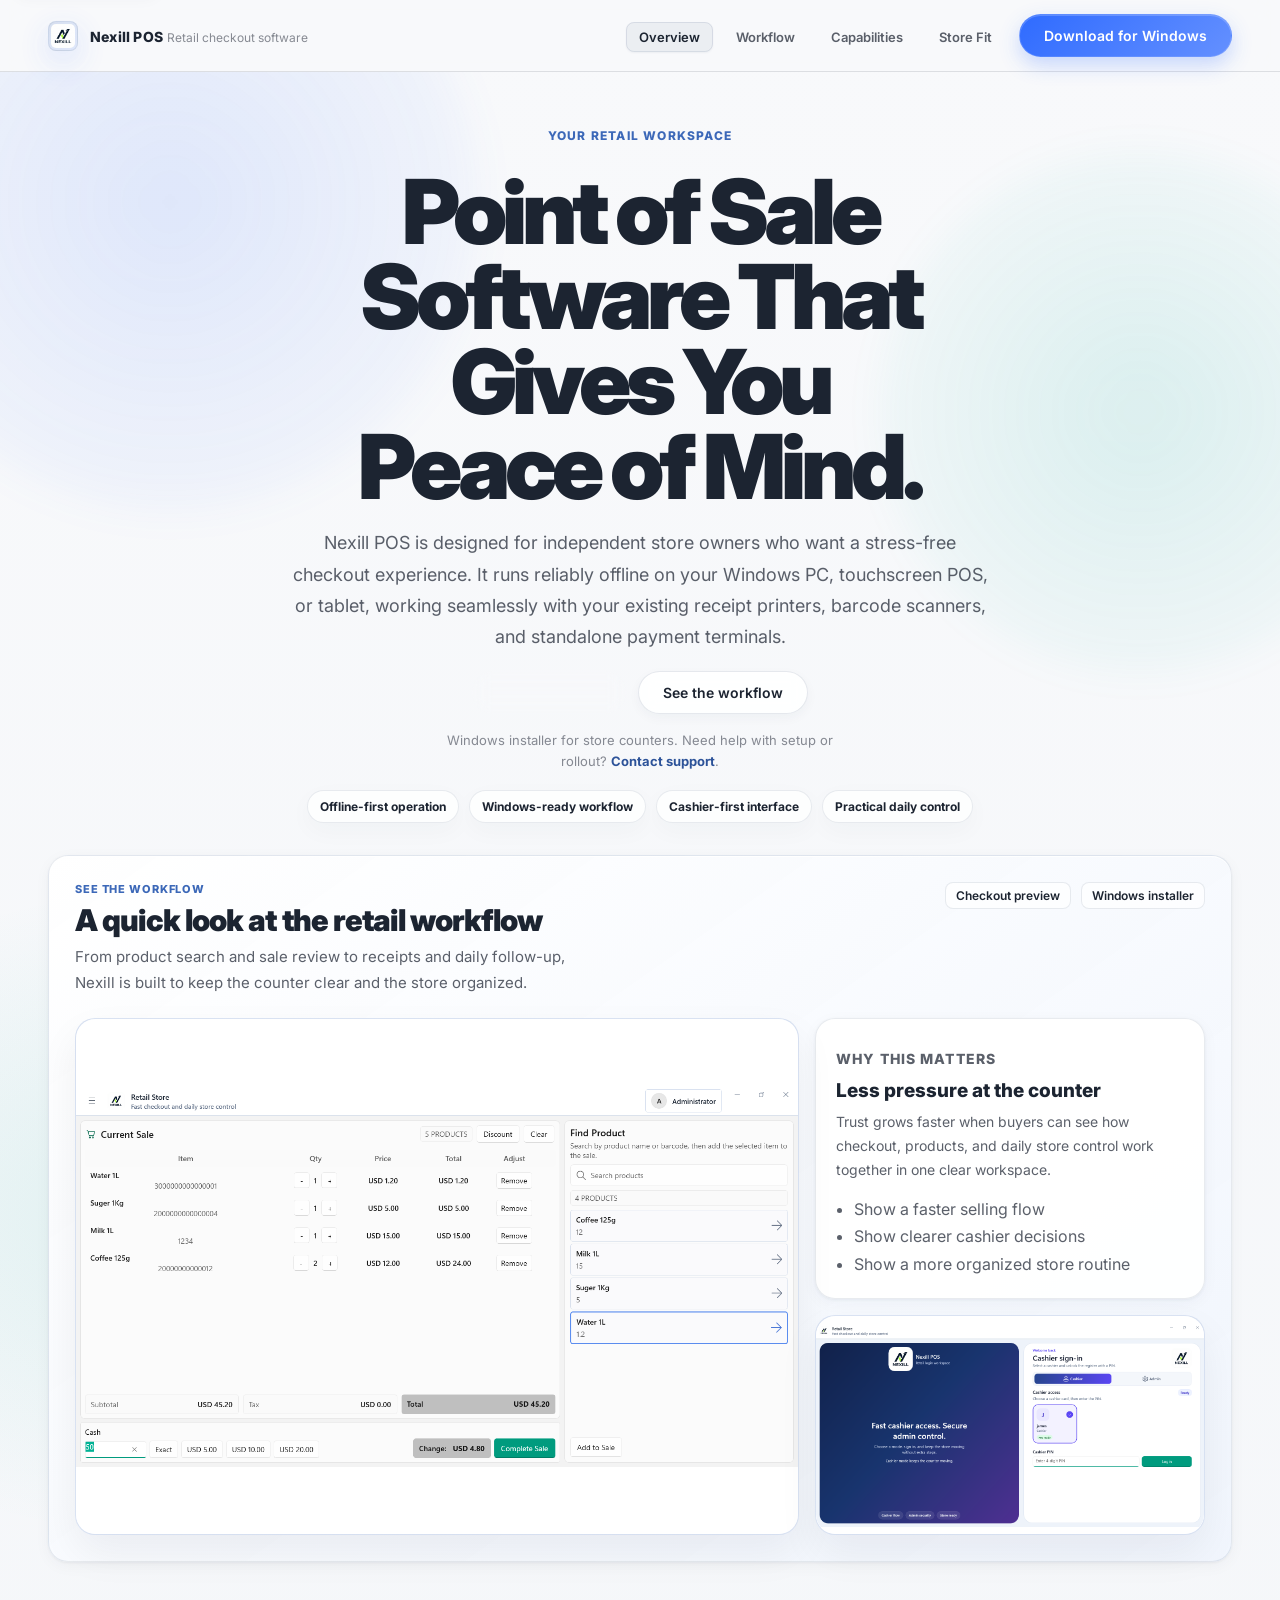
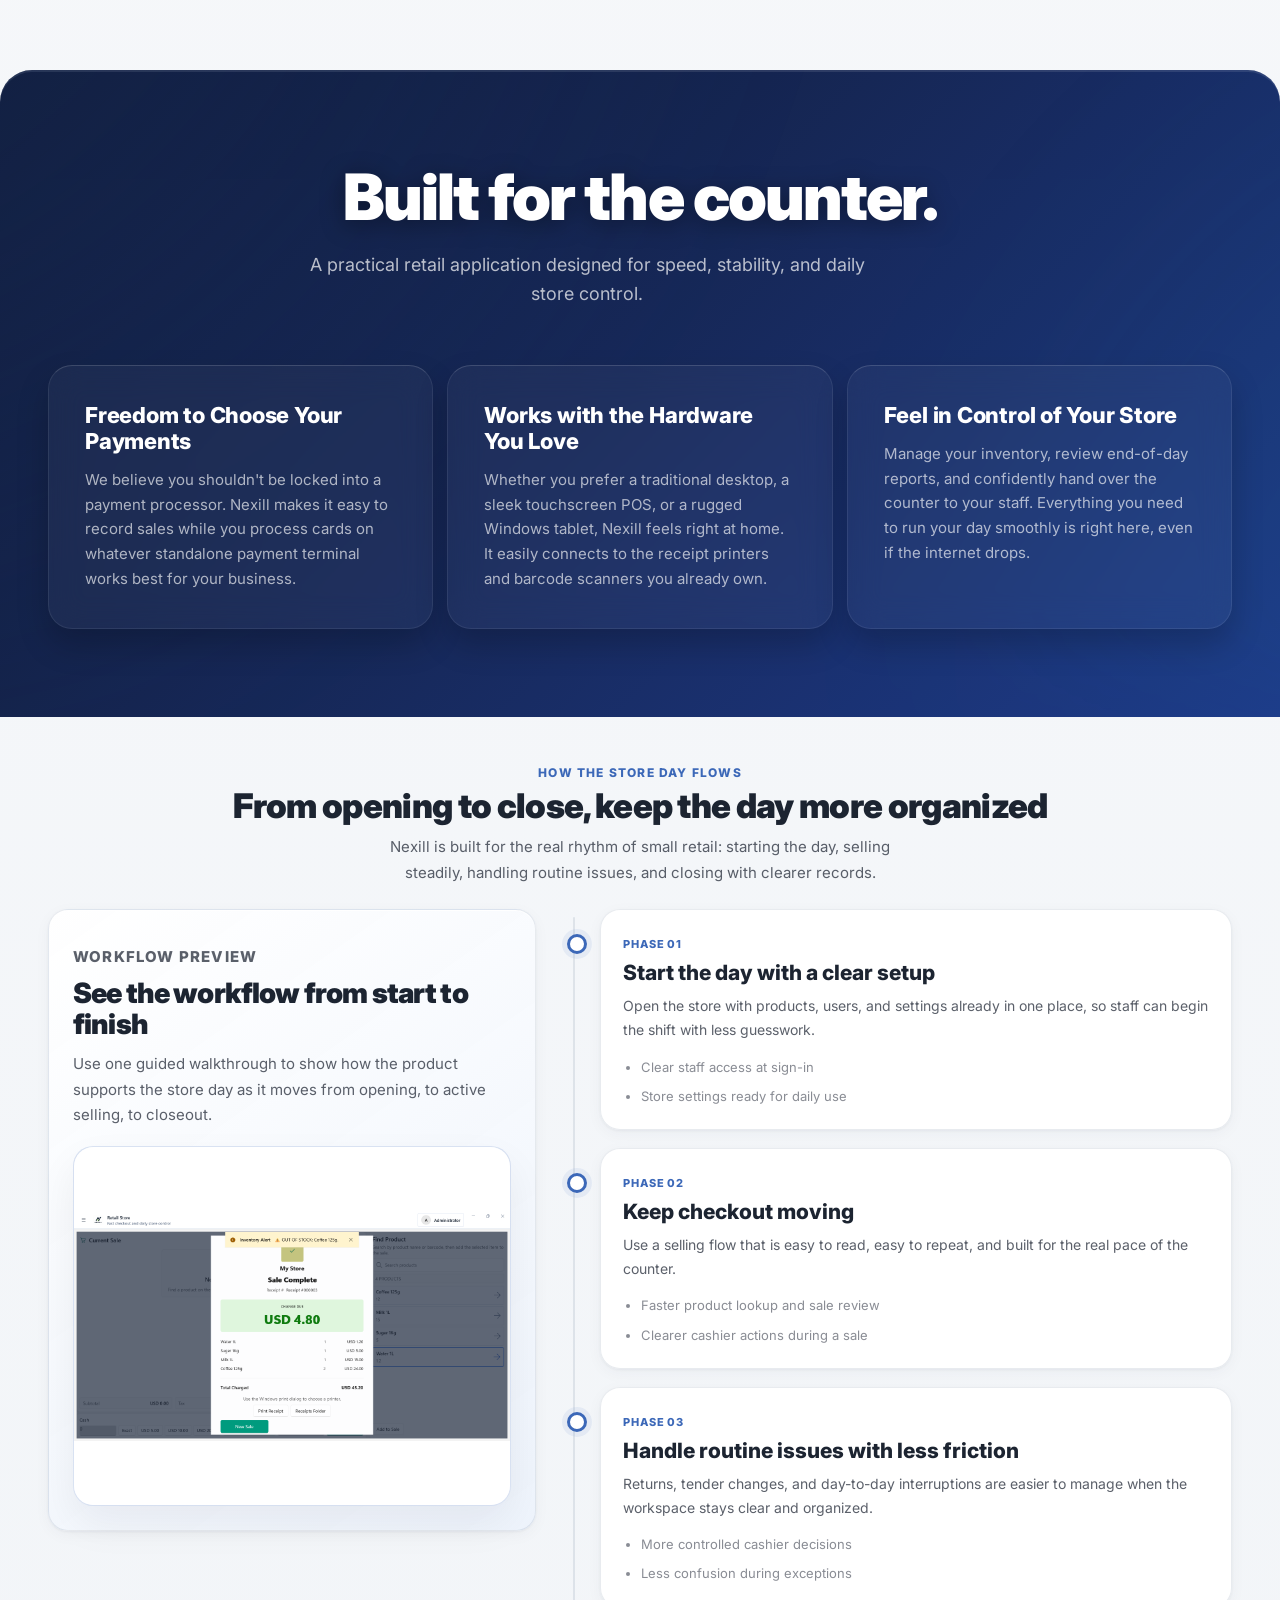
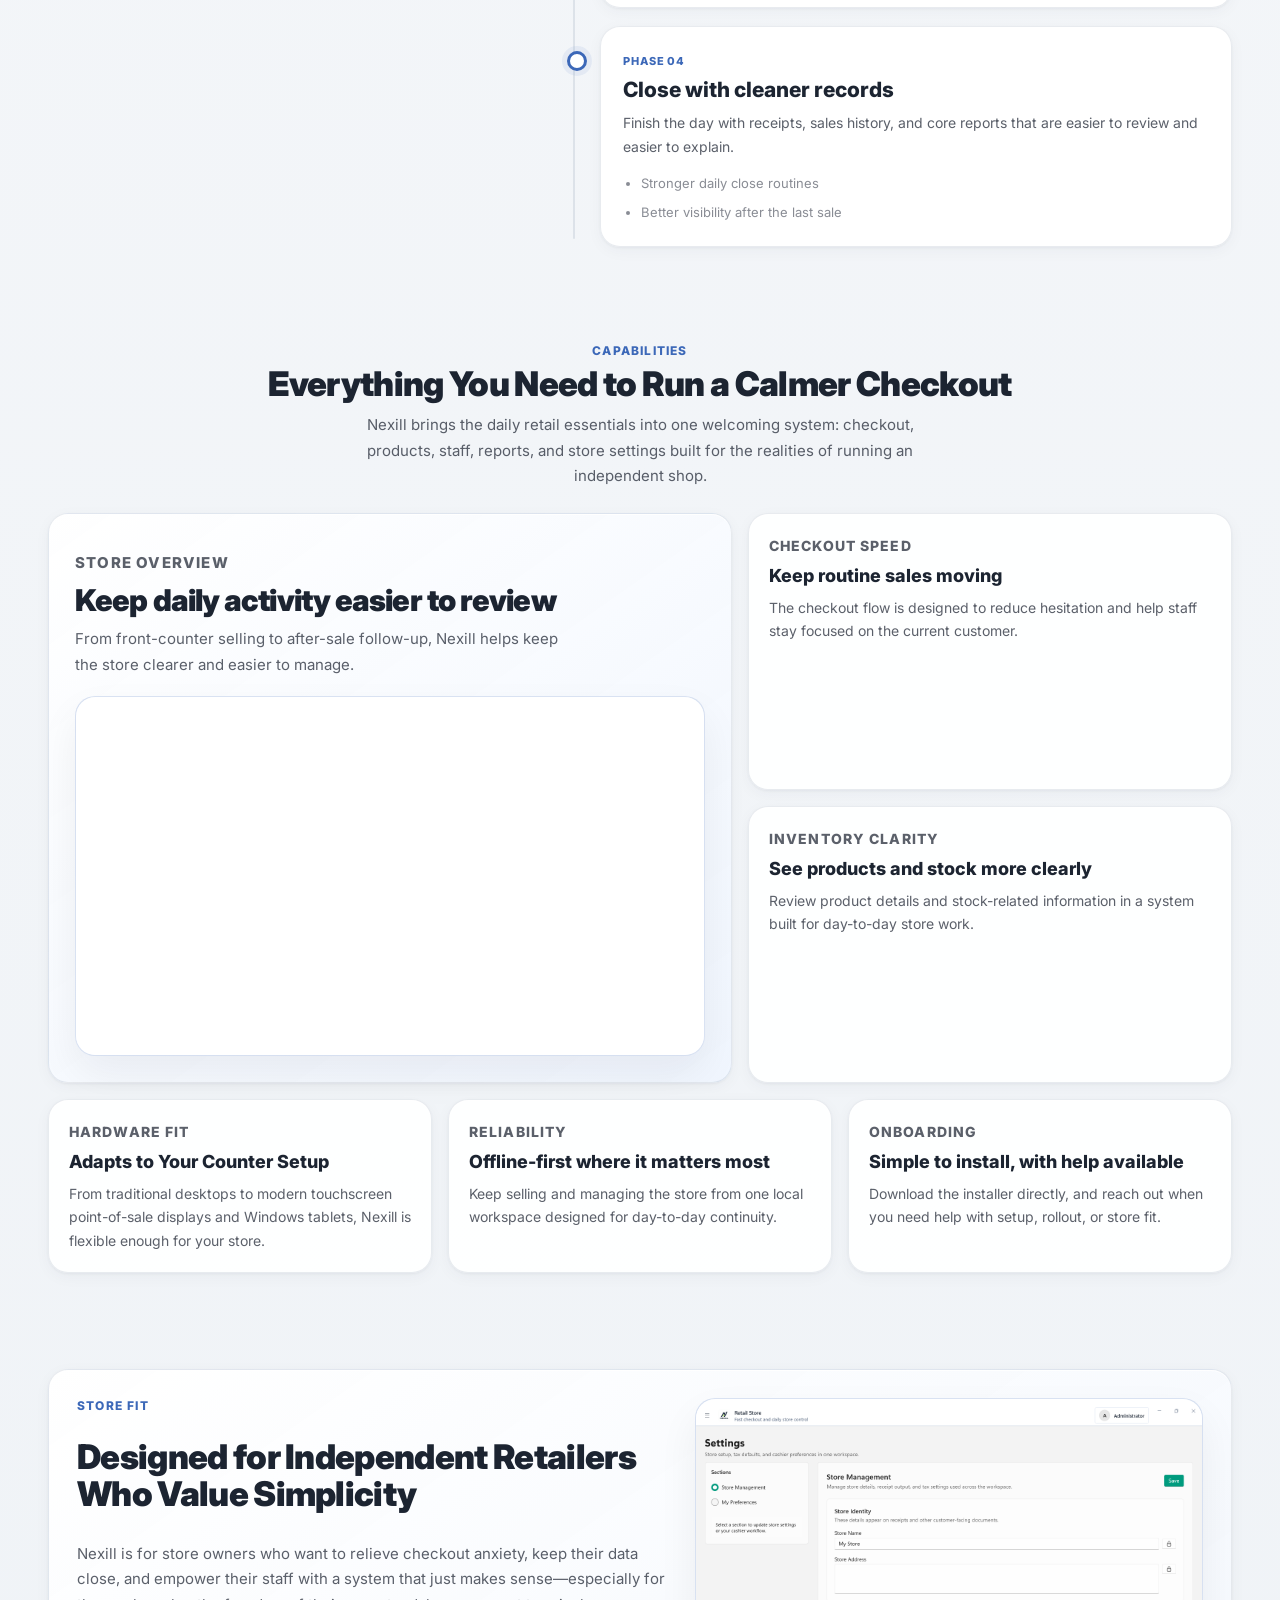
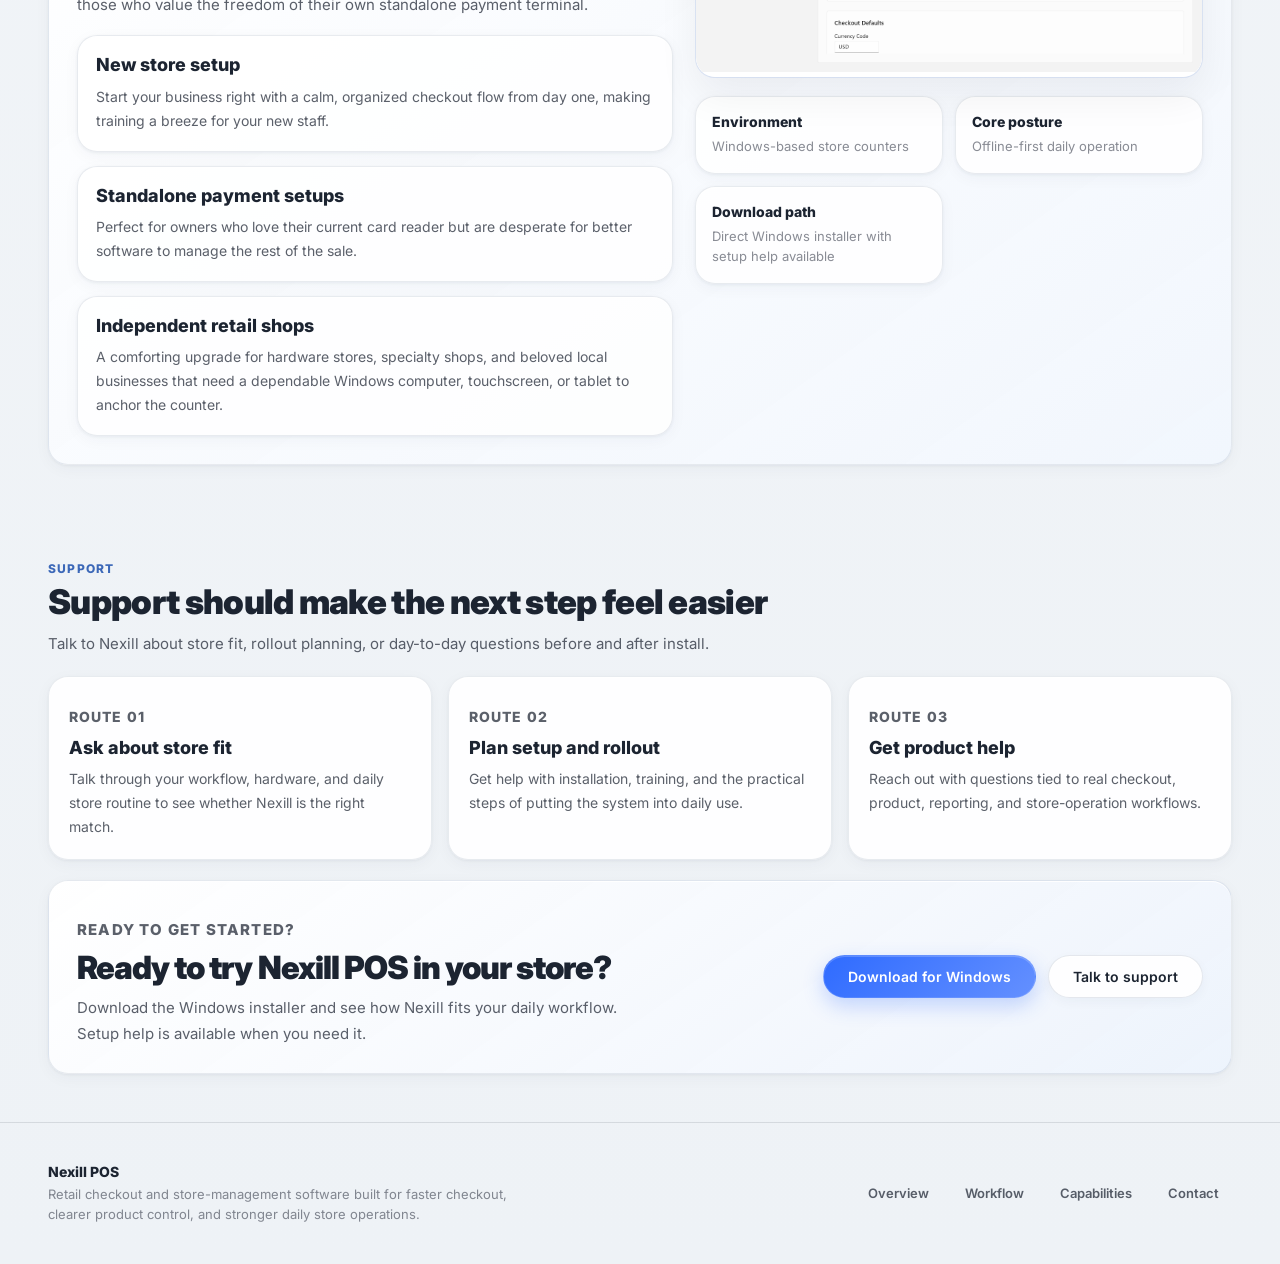
<file: index.html>
<!DOCTYPE html>
<html lang="en">
<head>
  <meta charset="UTF-8">
  <meta name="viewport" content="width=device-width, initial-scale=1.0">
  <meta name="description" content="Nexill POS is a PC-based, offline-first retail checkout and store management application designed for small independent stores. Features inventory control, reporting, and compatibility with non-integrated external payment terminals.">
  <title>Nexill POS | PC-Based Retail POS Software for Small Stores</title>
  <link rel="preconnect" href="https://fonts.googleapis.com">
  <link rel="preconnect" href="https://fonts.gstatic.com" crossorigin>
  <link href="https://fonts.googleapis.com/css2?family=Inter:wght@300;400;500;600;700;800;900&display=swap" rel="stylesheet">
  <link rel="stylesheet" href="src/styles/main.css?v=4">
  <script src="src/scripts/analytics.js" defer></script>
  <script src="src/scripts/main.js" defer></script>
</head>
<body>

  <a class="skip-link" href="#main">Skip to content</a>

  <header id="topbar">
    <div class="topbar__content">
      <div class="topbar__left">
        <a class="brand" href="index.html" aria-label="Nexill POS home">
          <img class="brand-mark" src="logo.png" alt="Nexill logo">
          <span class="brand-text">
            <span class="brand-name">Nexill POS</span>
            <span class="brand-sub">Retail checkout software</span>
          </span>
        </a>
      </div>
      <nav class="topbar__right" aria-label="Primary navigation">
        <ul class="nav-list">
          <li><a class="tb-link active" href="#overview">Overview</a></li>
          <li><a class="tb-link" href="#workflow">Workflow</a></li>
          <li><a class="tb-link" href="#platform">Capabilities</a></li>
          <li><a class="tb-link" href="#deployment">Store Fit</a></li>
          <li><a class="btn btn--primary topbar__cta" href="download.html">Download for Windows</a></li>
        </ul>
      </nav>
    </div>
  </header>

  <main id="main">
    <section class="section landing-hero" id="overview">
      <div class="wrap">
        <div class="impact-hero__copy" data-reveal>
          <p class="section-kicker">Your Retail Workspace</p>
          <h1 class="impact-hero__title">Point of Sale Software That Gives You Peace of Mind.</h1>
          <p class="impact-hero__lead">Nexill POS is designed for independent store owners who want a stress-free checkout experience. It runs reliably offline on your Windows PC, touchscreen POS, or tablet, working seamlessly with your existing receipt printers, barcode scanners, and standalone payment terminals.</p>
          <div class="hero-cta hero-cta--center">
            <a class="btn btn--primary" href="download.html">Download now</a>
            <a class="btn" href="#workflow">See the workflow</a>
          </div>
          <p class="hero-cta-note">Windows installer for store counters. Need help with setup or rollout? <a class="link-inline" href="contact.html">Contact support</a>.</p>
          <div class="hero-microproof" aria-label="Primary trust signals">
            <span class="hero-microproof__item">Offline-first operation</span>
            <span class="hero-microproof__item">Windows-ready workflow</span>
            <span class="hero-microproof__item">Cashier-first interface</span>
            <span class="hero-microproof__item">Practical daily control</span>
          </div>
        </div>

        <div class="hero-dock" data-reveal>
          <div class="hero-dock__header">
            <div>
              <p class="card-label">See the workflow</p>
              <h2 class="hero-dock__title">A quick look at the retail workflow</h2>
              <p class="hero-dock__copy">From product search and sale review to receipts and daily follow-up, Nexill is built to keep the counter clear and the store organized.</p>
            </div>
            <div class="hero-dock__badges" aria-label="Product proof signals">
              <span class="chip">Checkout preview</span>
              <span class="chip">Windows installer</span>
            </div>
          </div>

          <div class="hero-dock__grid">
            <div class="media-placeholder media-placeholder--hero-video">
              <img class="media-placeholder__image" src="screenshots/checkout.png" alt="Checkout flow preview showing product search, sale review, tender recording, and receipt completion" loading="eager" decoding="async">
            </div>

            <div class="hero-dock__aside">
              <article class="hero-side-card">
                <p class="card-label">Why this matters</p>
                <h3>Less pressure at the counter</h3>
                <p>Trust grows faster when buyers can see how checkout, products, and daily store control work together in one clear workspace.</p>
                <ul class="support-links support-links--compact">
                  <li>Show a faster selling flow</li>
                  <li>Show clearer cashier decisions</li>
                  <li>Show a more organized store routine</li>
                </ul>
              </article>

              <div class="media-placeholder media-placeholder--angled-shot">
                <img class="media-placeholder__image" src="screenshots/login.png" alt="Cashier workspace preview showing sign-in and cashier access" loading="lazy" decoding="async">
              </div>
            </div>
          </div>
        </div>

      </div>
    </section>

    <!-- NEW: Metric Impact & Visibility Ribbon -->
    <section class="section section--tight metric-impact-ribbon" aria-labelledby="metrics-title">
      <div class="wrap">
        <div class="metric-impact__header" data-reveal>
          <h2 id="metrics-title">Built for the counter.</h2>
          <p class="subhead">A practical retail application designed for speed, stability, and daily store control.</p>
        </div>

        <div class="metric-grid">
          <div class="metric-card" data-reveal>
            <h3 class="metric-title">Freedom to Choose Your Payments</h3>
            <p class="metric-copy">We believe you shouldn't be locked into a payment processor. Nexill makes it easy to record sales while you process cards on whatever standalone payment terminal works best for your business.</p>
          </div>

          <div class="metric-card" data-reveal>
            <h3 class="metric-title">Works with the Hardware You Love</h3>
            <p class="metric-copy">Whether you prefer a traditional desktop, a sleek touchscreen POS, or a rugged Windows tablet, Nexill feels right at home. It easily connects to the receipt printers and barcode scanners you already own.</p>
          </div>

          <div class="metric-card" data-reveal>
            <h3 class="metric-title">Feel in Control of Your Store</h3>
            <p class="metric-copy">Manage your inventory, review end-of-day reports, and confidently hand over the counter to your staff. Everything you need to run your day smoothly is right here, even if the internet drops.</p>
          </div>
        </div>
      </div>
    </section>

    <section class="section section--tight workflow-story" id="workflow">
      <div class="wrap">
        <div class="section-head section-head--center" data-reveal>
          <p class="section-kicker">How the store day flows</p>
          <h2 class="section-title">From opening to close, keep the day more organized</h2>
          <p class="section-copy">Nexill is built for the real rhythm of small retail: starting the day, selling steadily, handling routine issues, and closing with clearer records.</p>
        </div>

        <div class="journey-layout">
          <aside class="journey-sticky" data-reveal>
            <p class="card-label">Workflow preview</p>
            <h3>See the workflow from start to finish</h3>
            <p>Use one guided walkthrough to show how the product supports the store day as it moves from opening, to active selling, to closeout.</p>
            <div class="media-placeholder media-placeholder--storyboard">
              <img class="media-placeholder__image" src="screenshots/recipt.png" alt="Store-day workflow preview showing sale completion and receipt state" loading="lazy" decoding="async">
            </div>
          </aside>

          <div class="journey-track" data-journey-track>
            <div class="journey-line" aria-hidden="true">
              <span class="journey-line__fill"></span>
            </div>

            <article class="journey-step" data-reveal>
              <span class="journey-step__eyebrow">Phase 01</span>
              <h3>Start the day with a clear setup</h3>
              <p>Open the store with products, users, and settings already in one place, so staff can begin the shift with less guesswork.</p>
              <ul class="journey-step__list">
                <li>Clear staff access at sign-in</li>
                <li>Store settings ready for daily use</li>
              </ul>
            </article>

            <article class="journey-step" data-reveal>
              <span class="journey-step__eyebrow">Phase 02</span>
              <h3>Keep checkout moving</h3>
              <p>Use a selling flow that is easy to read, easy to repeat, and built for the real pace of the counter.</p>
              <ul class="journey-step__list">
                <li>Faster product lookup and sale review</li>
                <li>Clearer cashier actions during a sale</li>
              </ul>
            </article>

            <article class="journey-step" data-reveal>
              <span class="journey-step__eyebrow">Phase 03</span>
              <h3>Handle routine issues with less friction</h3>
              <p>Returns, tender changes, and day-to-day interruptions are easier to manage when the workspace stays clear and organized.</p>
              <ul class="journey-step__list">
                <li>More controlled cashier decisions</li>
                <li>Less confusion during exceptions</li>
              </ul>
            </article>

            <article class="journey-step" data-reveal>
              <span class="journey-step__eyebrow">Phase 04</span>
              <h3>Close with cleaner records</h3>
              <p>Finish the day with receipts, sales history, and core reports that are easier to review and easier to explain.</p>
              <ul class="journey-step__list">
                <li>Stronger daily close routines</li>
                <li>Better visibility after the last sale</li>
              </ul>
            </article>
          </div>
        </div>
      </div>
    </section>

    <section class="section section--tight capability-section" id="platform">
      <div class="wrap">
        <div class="section-head section-head--center" data-reveal>
          <p class="section-kicker">Capabilities</p>
          <h2 class="section-title">Everything You Need to Run a Calmer Checkout</h2>
          <p class="section-copy">Nexill brings the daily retail essentials into one welcoming system: checkout, products, staff, reports, and store settings built for the realities of running an independent shop.</p>
        </div>

        <div class="feature-bento">
          <article class="feature-bento__hero" data-reveal>
            <p class="card-label">Store overview</p>
            <h3>Keep daily activity easier to review</h3>
            <p>From front-counter selling to after-sale follow-up, Nexill helps keep the store clearer and easier to manage.</p>
            <div class="media-placeholder media-placeholder--dashboard">
              <img class="media-placeholder__image" src="screenshots/reports.png" alt="Dashboard and store activity preview showing sales totals and transaction history" loading="lazy" decoding="async">
            </div>
          </article>

          <article class="feature-tile feature-tile--speed" data-reveal>
            <p class="card-label">Checkout speed</p>
            <h3>Keep routine sales moving</h3>
            <p>The checkout flow is designed to reduce hesitation and help staff stay focused on the current customer.</p>
          </article>

          <article class="feature-tile feature-tile--inventory" data-reveal>
            <p class="card-label">Inventory clarity</p>
            <h3>See products and stock more clearly</h3>
            <p>Review product details and stock-related information in a system built for day-to-day store work.</p>
          </article>

          <article class="feature-tile feature-tile--hardware" data-reveal>
            <p class="card-label">Hardware fit</p>
            <h3>Adapts to Your Counter Setup</h3>
            <p>From traditional desktops to modern touchscreen point-of-sale displays and Windows tablets, Nexill is flexible enough for your store.</p>
          </article>

          <article class="feature-tile feature-tile--reliability" data-reveal>
            <p class="card-label">Reliability</p>
            <h3>Offline-first where it matters most</h3>
            <p>Keep selling and managing the store from one local workspace designed for day-to-day continuity.</p>
          </article>

          <article class="feature-tile feature-tile--support" data-reveal>
            <p class="card-label">Onboarding</p>
              <h3>Simple to install, with help available</h3>
              <p>Download the installer directly, and reach out when you need help with setup, rollout, or store fit.</p>
          </article>
        </div>
      </div>
    </section>

    <section class="section section--tight fit-section" id="deployment">
      <div class="wrap">
        <div class="fit-panel" data-reveal>
          <div class="fit-panel__copy">
            <p class="section-kicker">Store fit</p>
            <h2 class="section-title">Designed for Independent Retailers Who Value Simplicity</h2>
            <p class="section-copy">Nexill is for store owners who want to relieve checkout anxiety, keep their data close, and empower their staff with a system that just makes sense—especially for those who value the freedom of their own standalone payment terminal.</p>

            <div class="fit-cases">
              <article class="fit-case">
                <h3>New store setup</h3>
                <p>Start your business right with a calm, organized checkout flow from day one, making training a breeze for your new staff.</p>
              </article>
              <article class="fit-case">
                <h3>Standalone payment setups</h3>
                <p>Perfect for owners who love their current card reader but are desperate for better software to manage the rest of the sale.</p>
              </article>
              <article class="fit-case">
                <h3>Independent retail shops</h3>
                <p>A comforting upgrade for hardware stores, specialty shops, and beloved local businesses that need a dependable Windows computer, touchscreen, or tablet to anchor the counter.</p>
              </article>
            </div>
          </div>

          <div class="fit-panel__visual">
            <div class="media-placeholder media-placeholder--roadmap">
              <img class="media-placeholder__image" src="screenshots/settings.png" alt="Setup and rollout preview showing store settings and cashier preferences" loading="lazy" decoding="async">
            </div>

            <div class="fit-specs">
              <div class="fit-spec">
                <strong>Environment</strong>
                <span>Windows-based store counters</span>
              </div>
              <div class="fit-spec">
                <strong>Core posture</strong>
                <span>Offline-first daily operation</span>
              </div>
              <div class="fit-spec">
                <strong>Download path</strong>
                <span>Direct Windows installer with setup help available</span>
              </div>
            </div>
          </div>
        </div>
      </div>
    </section>

    <section class="section section--tight support-section" id="support">
      <div class="wrap">
        <div class="support-lane" data-reveal>
          <div class="support-lane__copy">
            <p class="section-kicker">Support</p>
            <h2 class="section-title">Support should make the next step feel easier</h2>
            <p class="section-copy">Talk to Nexill about store fit, rollout planning, or day-to-day questions before and after install.</p>
          </div>

          <div class="support-route-grid">
            <article class="support-route-card">
              <p class="card-label">Route 01</p>
              <h3>Ask about store fit</h3>
              <p>Talk through your workflow, hardware, and daily store routine to see whether Nexill is the right match.</p>
            </article>
            <article class="support-route-card">
              <p class="card-label">Route 02</p>
              <h3>Plan setup and rollout</h3>
              <p>Get help with installation, training, and the practical steps of putting the system into daily use.</p>
            </article>
            <article class="support-route-card">
              <p class="card-label">Route 03</p>
              <h3>Get product help</h3>
              <p>Reach out with questions tied to real checkout, product, reporting, and store-operation workflows.</p>
            </article>
          </div>
        </div>

        <div class="closing-dock" data-reveal>
          <div class="closing-dock__copy">
            <p class="card-label">Ready to get started?</p>
            <h2>Ready to try Nexill POS in your store?</h2>
            <p>Download the Windows installer and see how Nexill fits your daily workflow. Setup help is available when you need it.</p>
          </div>
          <div class="closing-dock__actions">
            <a class="btn btn--primary" href="download.html">Download for Windows</a>
            <a class="btn" href="contact.html">Talk to support</a>
          </div>
        </div>
      </div>
    </section>
  </main>

  <footer>
    <div class="wrap footer-inner">
      <div class="footer-left">
        <div class="footer-title">Nexill POS</div>
        <div class="footer-desc">Retail checkout and store-management software built for faster checkout, clearer product control, and stronger daily store operations.</div>
      </div>
      <nav class="footer-nav" aria-label="Footer navigation">
        <a class="tb-link" href="#overview">Overview</a>
        <a class="tb-link" href="#workflow">Workflow</a>
        <a class="tb-link" href="#platform">Capabilities</a>
        <a class="tb-link" href="contact.html">Contact</a>
      </nav>
    </div>
  </footer>

</body>
</html>
</file>
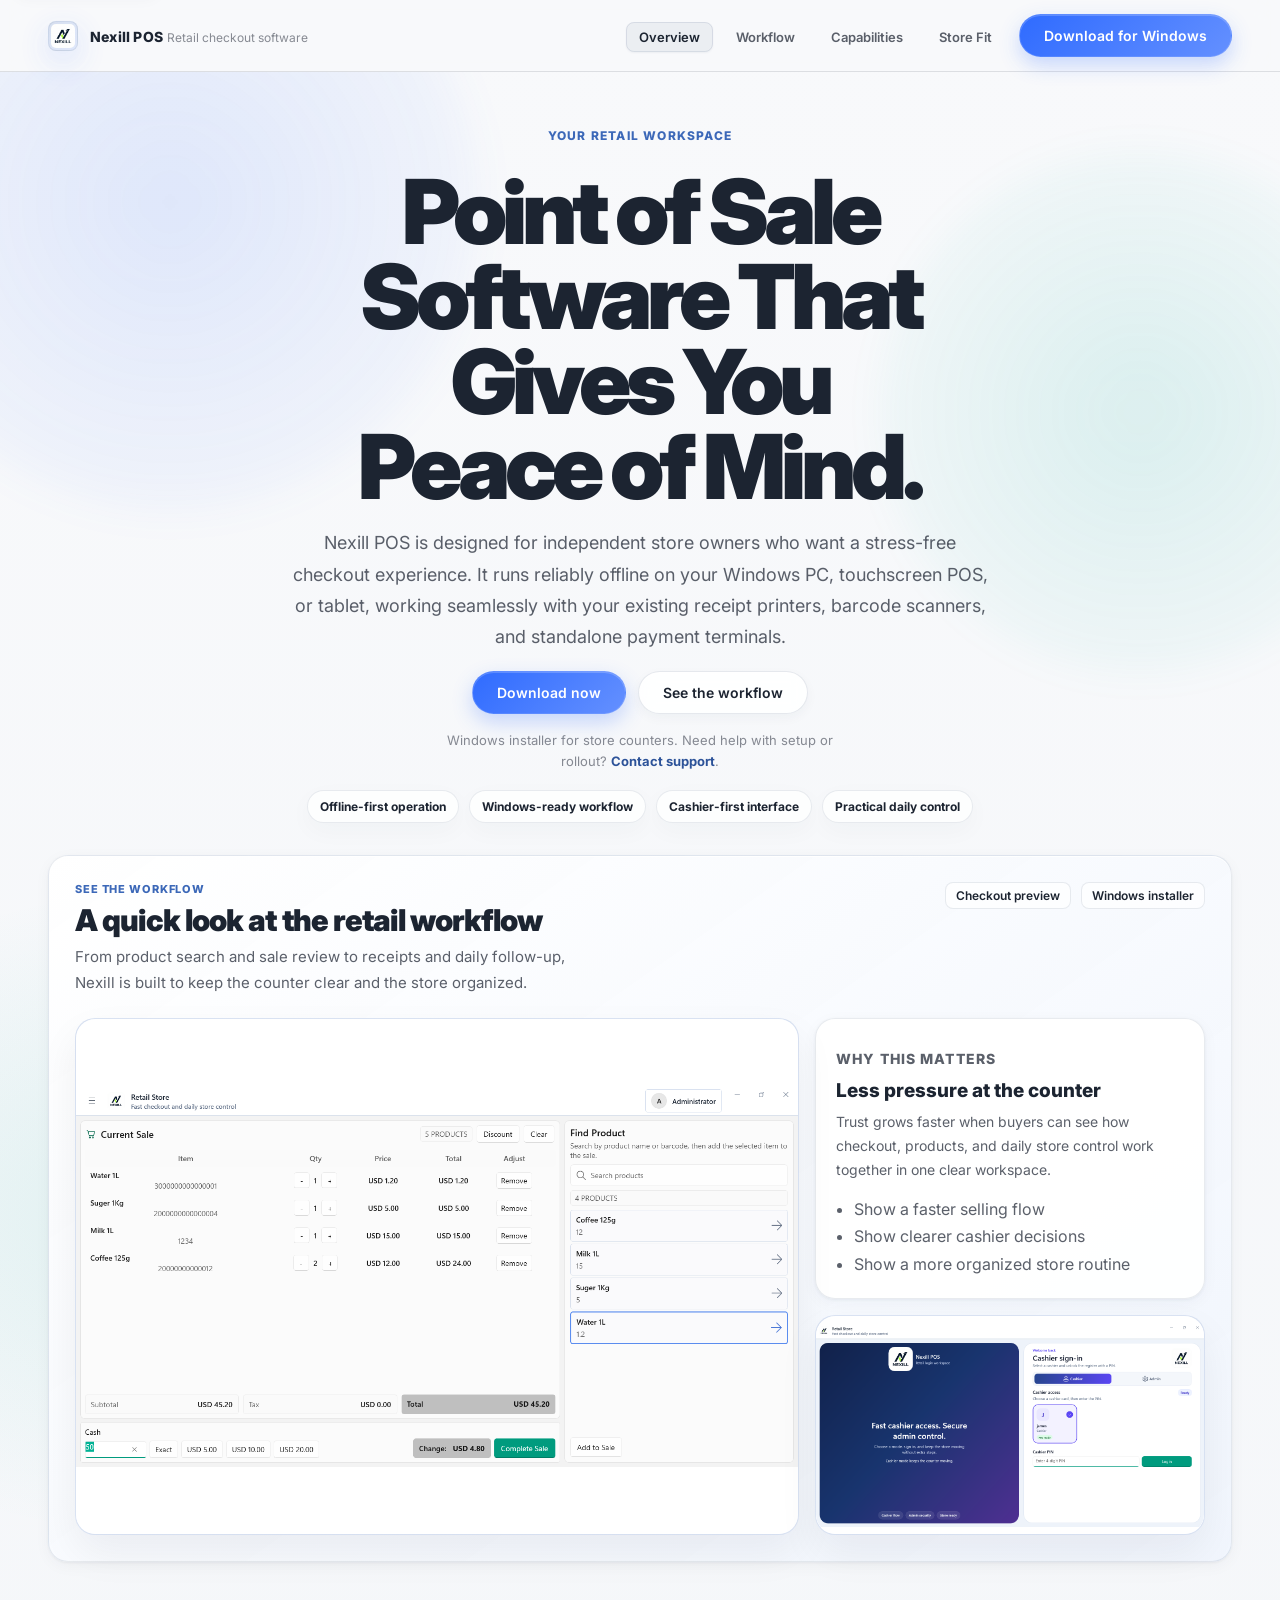
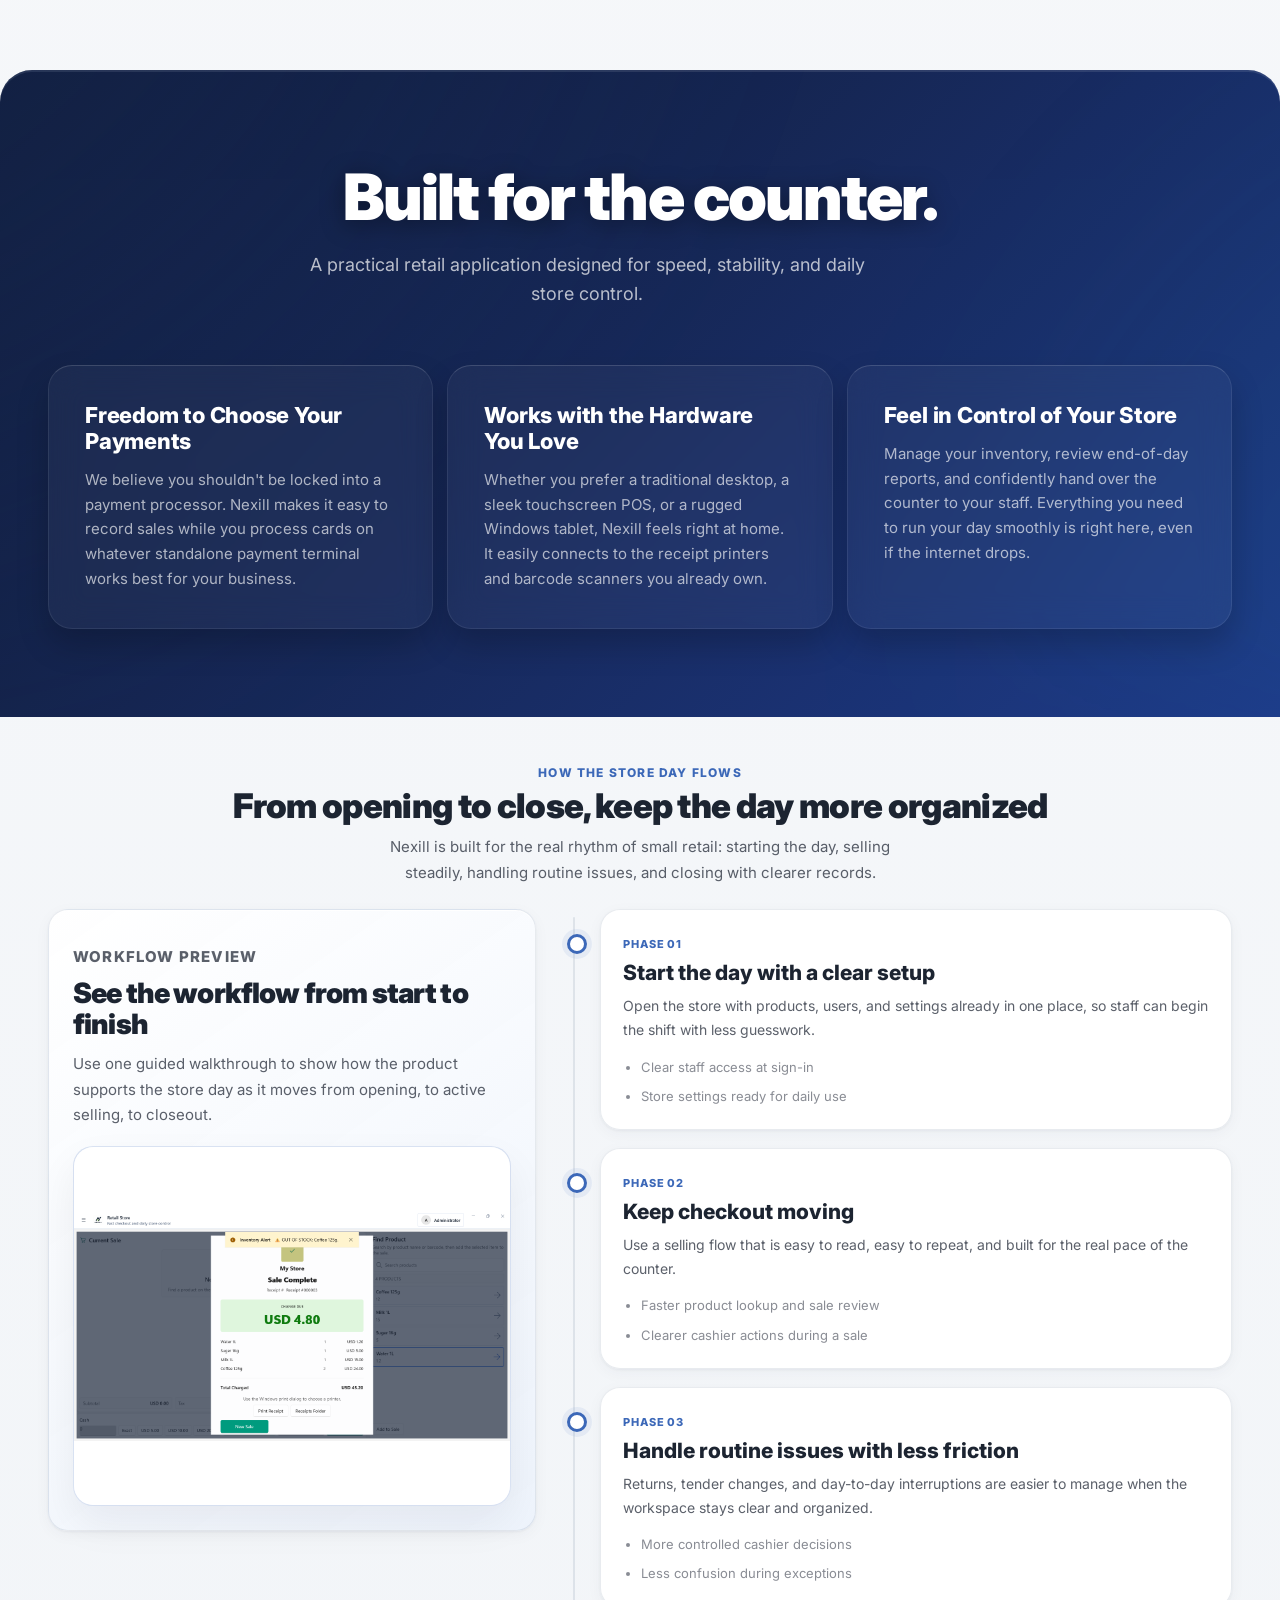
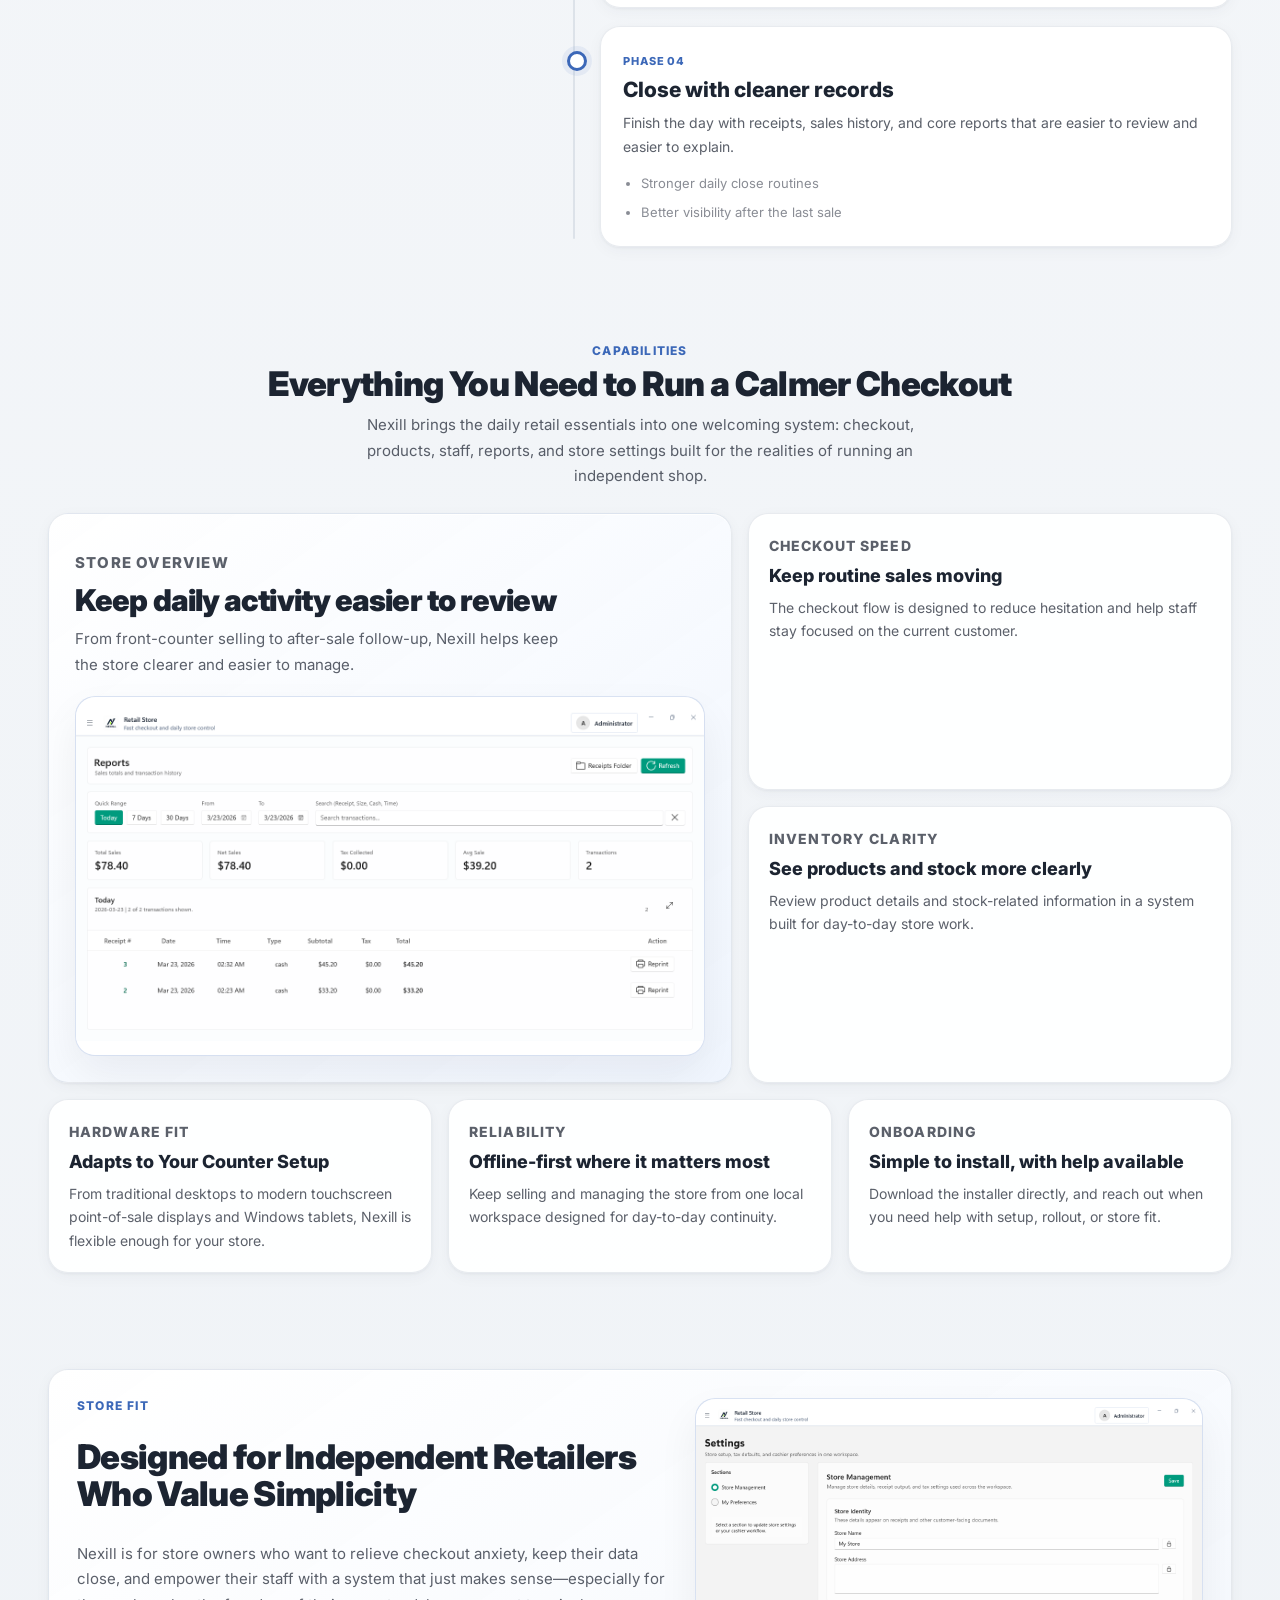
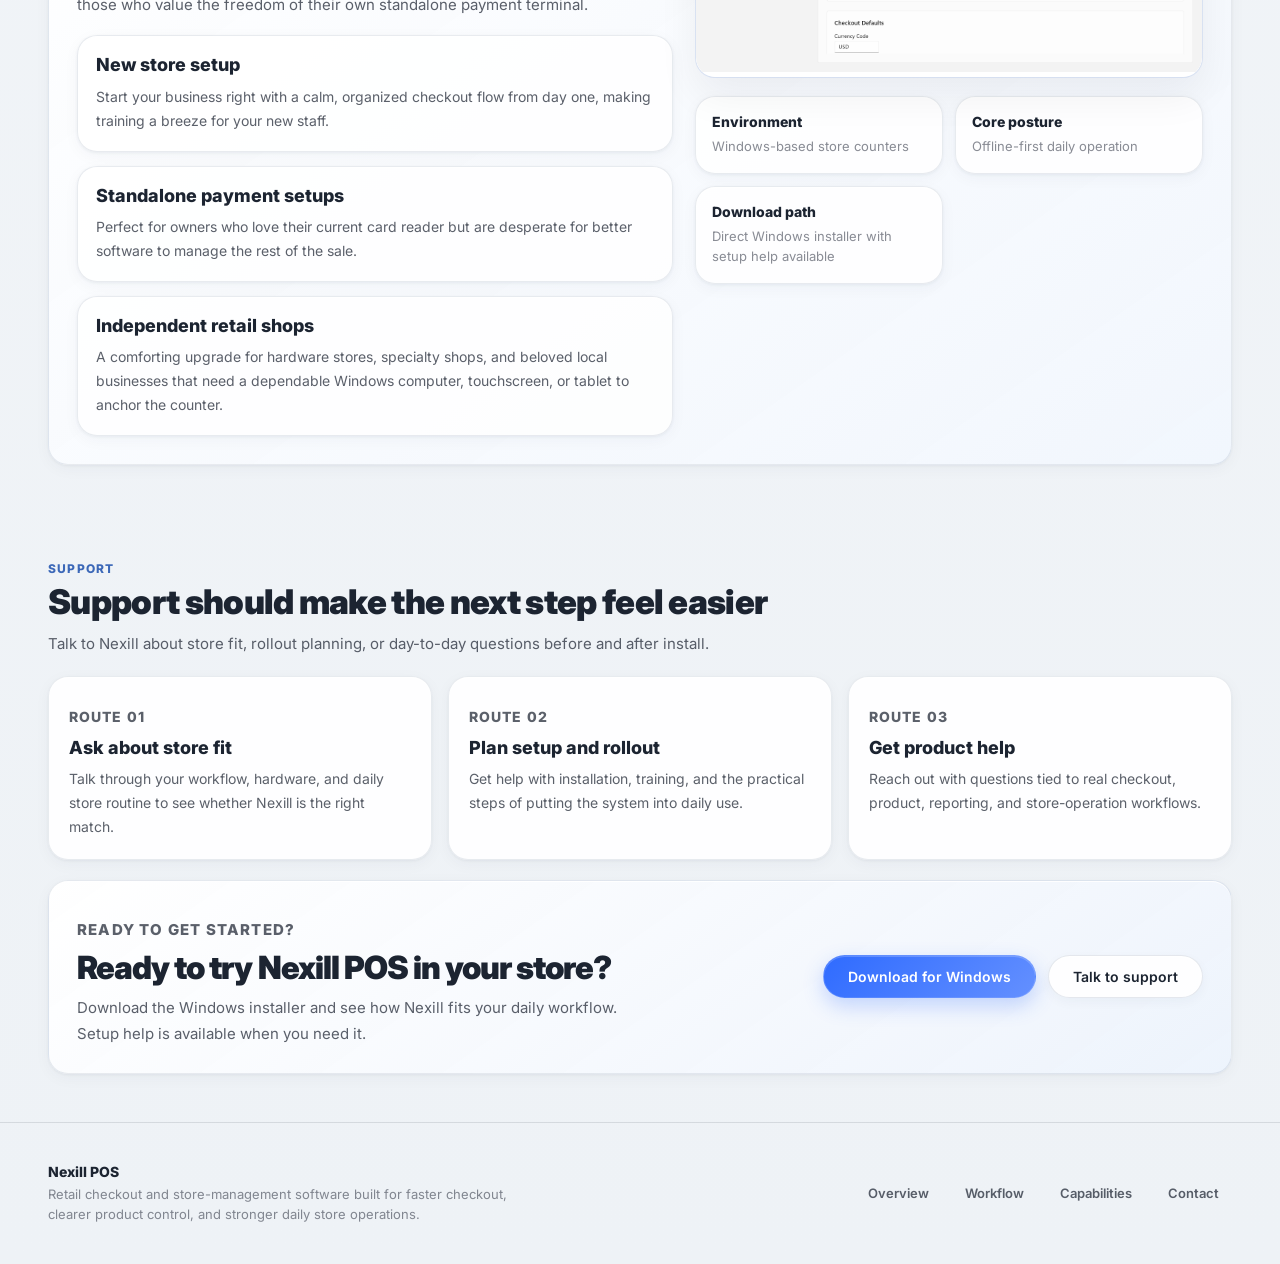
<file: public/index.html>
<!DOCTYPE html>
<html lang="en">
<head>
<!-- Google tag (gtag.js) -->
<script async src="https://www.googletagmanager.com/gtag/js?id=G-BRFE09R2JH"></script>
<script>
  window.dataLayer = window.dataLayer || [];
  function gtag(){dataLayer.push(arguments);}
  gtag('js', new Date());

  gtag('config', 'G-BRFE09R2JH');
</script>
  <meta charset="UTF-8">
  <meta name="viewport" content="width=device-width, initial-scale=1.0">
  <meta name="description" content="Nexill POS is a PC-based, offline-first retail checkout and store management application designed for small independent stores. Features inventory control, reporting, and compatibility with non-integrated external payment terminals.">
  <title>Nexill POS | PC-Based Retail POS Software for Small Stores</title>
  <link rel="preconnect" href="https://fonts.googleapis.com">
  <link rel="preconnect" href="https://fonts.gstatic.com" crossorigin>
  <link href="https://fonts.googleapis.com/css2?family=Inter:wght@300;400;500;600;700;800;900&display=swap" rel="stylesheet">
  <link rel="stylesheet" href="src/styles/main.css?v=4">
</head>
<body>

  <a class="skip-link" href="#main">Skip to content</a>

  <header id="topbar">
    <div class="topbar__content">
      <div class="topbar__left">
        <a class="brand" href="index.html" aria-label="Nexill POS home">
          <img class="brand-mark" src="logo.png" alt="Nexill logo">
          <span class="brand-text">
            <span class="brand-name">Nexill POS</span>
            <span class="brand-sub">Retail checkout software</span>
          </span>
        </a>
      </div>
      <nav class="topbar__right" aria-label="Primary navigation">
        <ul class="nav-list">
          <li><a class="tb-link active" href="#overview">Overview</a></li>
          <li><a class="tb-link" href="#workflow">Workflow</a></li>
          <li><a class="tb-link" href="#platform">Capabilities</a></li>
          <li><a class="tb-link" href="#deployment">Store Fit</a></li>
          <li><a class="btn btn--primary topbar__cta" href="download.html">Download for Windows</a></li>
        </ul>
      </nav>
    </div>
  </header>

  <main id="main">
    <section class="section landing-hero" id="overview">
      <div class="wrap">
        <div class="impact-hero__copy" data-reveal>
          <p class="section-kicker">Your Retail Workspace</p>
          <h1 class="impact-hero__title">Point of Sale Software That Gives You Peace of Mind.</h1>
          <p class="impact-hero__lead">Nexill POS is designed for independent store owners who want a stress-free checkout experience. It runs reliably offline on your Windows PC, touchscreen POS, or tablet, working seamlessly with your existing receipt printers, barcode scanners, and standalone payment terminals.</p>
          <div class="hero-cta hero-cta--center">
            <a class="btn btn--primary" href="download.html">Download now</a>
            <a class="btn" href="#workflow">See the workflow</a>
          </div>
          <p class="hero-cta-note">Windows installer for store counters. Need help with setup or rollout? <a class="link-inline" href="contact.html">Contact support</a>.</p>
          <div class="hero-microproof" aria-label="Primary trust signals">
            <span class="hero-microproof__item">Offline-first operation</span>
            <span class="hero-microproof__item">Windows-ready workflow</span>
            <span class="hero-microproof__item">Cashier-first interface</span>
            <span class="hero-microproof__item">Practical daily control</span>
          </div>
        </div>

        <div class="hero-dock" data-reveal>
          <div class="hero-dock__header">
            <div>
              <p class="card-label">See the workflow</p>
              <h2 class="hero-dock__title">A quick look at the retail workflow</h2>
              <p class="hero-dock__copy">From product search and sale review to receipts and daily follow-up, Nexill is built to keep the counter clear and the store organized.</p>
            </div>
            <div class="hero-dock__badges" aria-label="Product proof signals">
              <span class="chip">Checkout preview</span>
              <span class="chip">Windows installer</span>
            </div>
          </div>

          <div class="hero-dock__grid">
            <div class="media-placeholder media-placeholder--hero-video">
              <img class="media-placeholder__image" src="screenshots/checkout.png" alt="Checkout flow preview showing product search, sale review, tender recording, and receipt completion" loading="eager" decoding="async">
            </div>

            <div class="hero-dock__aside">
              <article class="hero-side-card">
                <p class="card-label">Why this matters</p>
                <h3>Less pressure at the counter</h3>
                <p>Trust grows faster when buyers can see how checkout, products, and daily store control work together in one clear workspace.</p>
                <ul class="support-links support-links--compact">
                  <li>Show a faster selling flow</li>
                  <li>Show clearer cashier decisions</li>
                  <li>Show a more organized store routine</li>
                </ul>
              </article>

              <div class="media-placeholder media-placeholder--angled-shot">
                <img class="media-placeholder__image" src="screenshots/login.png" alt="Cashier workspace preview showing sign-in and cashier access" loading="lazy" decoding="async">
              </div>
            </div>
          </div>
        </div>

      </div>
    </section>

    <!-- NEW: Metric Impact & Visibility Ribbon -->
    <section class="section section--tight metric-impact-ribbon" aria-labelledby="metrics-title">
      <div class="wrap">
        <div class="metric-impact__header" data-reveal>
          <h2 id="metrics-title">Built for the counter.</h2>
          <p class="subhead">A practical retail application designed for speed, stability, and daily store control.</p>
        </div>

        <div class="metric-grid">
          <div class="metric-card" data-reveal>
            <h3 class="metric-title">Freedom to Choose Your Payments</h3>
            <p class="metric-copy">We believe you shouldn't be locked into a payment processor. Nexill makes it easy to record sales while you process cards on whatever standalone payment terminal works best for your business.</p>
          </div>

          <div class="metric-card" data-reveal>
            <h3 class="metric-title">Works with the Hardware You Love</h3>
            <p class="metric-copy">Whether you prefer a traditional desktop, a sleek touchscreen POS, or a rugged Windows tablet, Nexill feels right at home. It easily connects to the receipt printers and barcode scanners you already own.</p>
          </div>

          <div class="metric-card" data-reveal>
            <h3 class="metric-title">Feel in Control of Your Store</h3>
            <p class="metric-copy">Manage your inventory, review end-of-day reports, and confidently hand over the counter to your staff. Everything you need to run your day smoothly is right here, even if the internet drops.</p>
          </div>
        </div>
      </div>
    </section>

    <section class="section section--tight workflow-story" id="workflow">
      <div class="wrap">
        <div class="section-head section-head--center" data-reveal>
          <p class="section-kicker">How the store day flows</p>
          <h2 class="section-title">From opening to close, keep the day more organized</h2>
          <p class="section-copy">Nexill is built for the real rhythm of small retail: starting the day, selling steadily, handling routine issues, and closing with clearer records.</p>
        </div>

        <div class="journey-layout">
          <aside class="journey-sticky" data-reveal>
            <p class="card-label">Workflow preview</p>
            <h3>See the workflow from start to finish</h3>
            <p>Use one guided walkthrough to show how the product supports the store day as it moves from opening, to active selling, to closeout.</p>
            <div class="media-placeholder media-placeholder--storyboard">
              <img class="media-placeholder__image" src="screenshots/recipt.png" alt="Store-day workflow preview showing sale completion and receipt state" loading="lazy" decoding="async">
            </div>
          </aside>

          <div class="journey-track" data-journey-track>
            <div class="journey-line" aria-hidden="true">
              <span class="journey-line__fill"></span>
            </div>

            <article class="journey-step" data-reveal>
              <span class="journey-step__eyebrow">Phase 01</span>
              <h3>Start the day with a clear setup</h3>
              <p>Open the store with products, users, and settings already in one place, so staff can begin the shift with less guesswork.</p>
              <ul class="journey-step__list">
                <li>Clear staff access at sign-in</li>
                <li>Store settings ready for daily use</li>
              </ul>
            </article>

            <article class="journey-step" data-reveal>
              <span class="journey-step__eyebrow">Phase 02</span>
              <h3>Keep checkout moving</h3>
              <p>Use a selling flow that is easy to read, easy to repeat, and built for the real pace of the counter.</p>
              <ul class="journey-step__list">
                <li>Faster product lookup and sale review</li>
                <li>Clearer cashier actions during a sale</li>
              </ul>
            </article>

            <article class="journey-step" data-reveal>
              <span class="journey-step__eyebrow">Phase 03</span>
              <h3>Handle routine issues with less friction</h3>
              <p>Returns, tender changes, and day-to-day interruptions are easier to manage when the workspace stays clear and organized.</p>
              <ul class="journey-step__list">
                <li>More controlled cashier decisions</li>
                <li>Less confusion during exceptions</li>
              </ul>
            </article>

            <article class="journey-step" data-reveal>
              <span class="journey-step__eyebrow">Phase 04</span>
              <h3>Close with cleaner records</h3>
              <p>Finish the day with receipts, sales history, and core reports that are easier to review and easier to explain.</p>
              <ul class="journey-step__list">
                <li>Stronger daily close routines</li>
                <li>Better visibility after the last sale</li>
              </ul>
            </article>
          </div>
        </div>
      </div>
    </section>

    <section class="section section--tight capability-section" id="platform">
      <div class="wrap">
        <div class="section-head section-head--center" data-reveal>
          <p class="section-kicker">Capabilities</p>
          <h2 class="section-title">Everything You Need to Run a Calmer Checkout</h2>
          <p class="section-copy">Nexill brings the daily retail essentials into one welcoming system: checkout, products, staff, reports, and store settings built for the realities of running an independent shop.</p>
        </div>

        <div class="feature-bento">
          <article class="feature-bento__hero" data-reveal>
            <p class="card-label">Store overview</p>
            <h3>Keep daily activity easier to review</h3>
            <p>From front-counter selling to after-sale follow-up, Nexill helps keep the store clearer and easier to manage.</p>
            <div class="media-placeholder media-placeholder--dashboard">
              <img class="media-placeholder__image" src="screenshots/reports.png" alt="Dashboard and store activity preview showing sales totals and transaction history" loading="lazy" decoding="async">
            </div>
          </article>

          <article class="feature-tile feature-tile--speed" data-reveal>
            <p class="card-label">Checkout speed</p>
            <h3>Keep routine sales moving</h3>
            <p>The checkout flow is designed to reduce hesitation and help staff stay focused on the current customer.</p>
          </article>

          <article class="feature-tile feature-tile--inventory" data-reveal>
            <p class="card-label">Inventory clarity</p>
            <h3>See products and stock more clearly</h3>
            <p>Review product details and stock-related information in a system built for day-to-day store work.</p>
          </article>

          <article class="feature-tile feature-tile--hardware" data-reveal>
            <p class="card-label">Hardware fit</p>
            <h3>Adapts to Your Counter Setup</h3>
            <p>From traditional desktops to modern touchscreen point-of-sale displays and Windows tablets, Nexill is flexible enough for your store.</p>
          </article>

          <article class="feature-tile feature-tile--reliability" data-reveal>
            <p class="card-label">Reliability</p>
            <h3>Offline-first where it matters most</h3>
            <p>Keep selling and managing the store from one local workspace designed for day-to-day continuity.</p>
          </article>

          <article class="feature-tile feature-tile--support" data-reveal>
            <p class="card-label">Onboarding</p>
              <h3>Simple to install, with help available</h3>
              <p>Download the installer directly, and reach out when you need help with setup, rollout, or store fit.</p>
          </article>
        </div>
      </div>
    </section>

    <section class="section section--tight fit-section" id="deployment">
      <div class="wrap">
        <div class="fit-panel" data-reveal>
          <div class="fit-panel__copy">
            <p class="section-kicker">Store fit</p>
            <h2 class="section-title">Designed for Independent Retailers Who Value Simplicity</h2>
            <p class="section-copy">Nexill is for store owners who want to relieve checkout anxiety, keep their data close, and empower their staff with a system that just makes sense—especially for those who value the freedom of their own standalone payment terminal.</p>

            <div class="fit-cases">
              <article class="fit-case">
                <h3>New store setup</h3>
                <p>Start your business right with a calm, organized checkout flow from day one, making training a breeze for your new staff.</p>
              </article>
              <article class="fit-case">
                <h3>Standalone payment setups</h3>
                <p>Perfect for owners who love their current card reader but are desperate for better software to manage the rest of the sale.</p>
              </article>
              <article class="fit-case">
                <h3>Independent retail shops</h3>
                <p>A comforting upgrade for hardware stores, specialty shops, and beloved local businesses that need a dependable Windows computer, touchscreen, or tablet to anchor the counter.</p>
              </article>
            </div>
          </div>

          <div class="fit-panel__visual">
            <div class="media-placeholder media-placeholder--roadmap">
              <img class="media-placeholder__image" src="screenshots/settings.png" alt="Setup and rollout preview showing store settings and cashier preferences" loading="lazy" decoding="async">
            </div>

            <div class="fit-specs">
              <div class="fit-spec">
                <strong>Environment</strong>
                <span>Windows-based store counters</span>
              </div>
              <div class="fit-spec">
                <strong>Core posture</strong>
                <span>Offline-first daily operation</span>
              </div>
              <div class="fit-spec">
                <strong>Download path</strong>
                <span>Direct Windows installer with setup help available</span>
              </div>
            </div>
          </div>
        </div>
      </div>
    </section>

    <section class="section section--tight support-section" id="support">
      <div class="wrap">
        <div class="support-lane" data-reveal>
          <div class="support-lane__copy">
            <p class="section-kicker">Support</p>
            <h2 class="section-title">Support should make the next step feel easier</h2>
            <p class="section-copy">Talk to Nexill about store fit, rollout planning, or day-to-day questions before and after install.</p>
          </div>

          <div class="support-route-grid">
            <article class="support-route-card">
              <p class="card-label">Route 01</p>
              <h3>Ask about store fit</h3>
              <p>Talk through your workflow, hardware, and daily store routine to see whether Nexill is the right match.</p>
            </article>
            <article class="support-route-card">
              <p class="card-label">Route 02</p>
              <h3>Plan setup and rollout</h3>
              <p>Get help with installation, training, and the practical steps of putting the system into daily use.</p>
            </article>
            <article class="support-route-card">
              <p class="card-label">Route 03</p>
              <h3>Get product help</h3>
              <p>Reach out with questions tied to real checkout, product, reporting, and store-operation workflows.</p>
            </article>
          </div>
        </div>

        <div class="closing-dock" data-reveal>
          <div class="closing-dock__copy">
            <p class="card-label">Ready to get started?</p>
            <h2>Ready to try Nexill POS in your store?</h2>
            <p>Download the Windows installer and see how Nexill fits your daily workflow. Setup help is available when you need it.</p>
          </div>
          <div class="closing-dock__actions">
            <a class="btn btn--primary" href="download.html">Download for Windows</a>
            <a class="btn" href="contact.html">Talk to support</a>
          </div>
        </div>
      </div>
    </section>
  </main>

  <footer>
    <div class="wrap footer-inner">
      <div class="footer-left">
        <div class="footer-title">Nexill POS</div>
        <div class="footer-desc">Retail checkout and store-management software built for faster checkout, clearer product control, and stronger daily store operations.</div>
      </div>
      <nav class="footer-nav" aria-label="Footer navigation">
        <a class="tb-link" href="#overview">Overview</a>
        <a class="tb-link" href="#workflow">Workflow</a>
        <a class="tb-link" href="#platform">Capabilities</a>
        <a class="tb-link" href="contact.html">Contact</a>
      </nav>
    </div>
  </footer>

  <script>
    const revealItems = document.querySelectorAll('[data-reveal]');
    const sectionLinks = document.querySelectorAll('.nav-list a[href^="#"]');
    const trackedSections = document.querySelectorAll('main section[id]');
    const journeyTrack = document.querySelector('[data-journey-track]');
    const journeyFill = document.querySelector('.journey-line__fill');

    const revealObserver = new IntersectionObserver((entries) => {
      entries.forEach((entry) => {
        if (entry.isIntersecting) {
          entry.target.classList.add('is-visible');
          revealObserver.unobserve(entry.target);
        }
      });
    }, { threshold: 0.14 });

    revealItems.forEach((item) => revealObserver.observe(item));

    const navObserver = new IntersectionObserver((entries) => {
      entries.forEach((entry) => {
        if (!entry.isIntersecting) {
          return;
        }

        const activeId = '#' + entry.target.id;
        sectionLinks.forEach((link) => {
          link.classList.toggle('active', link.getAttribute('href') === activeId);
        });
      });
    }, {
      rootMargin: '-35% 0px -50% 0px',
      threshold: 0.01,
    });

    trackedSections.forEach((section) => navObserver.observe(section));

    function updateJourneyProgress() {
      if (!journeyTrack || !journeyFill) {
        return;
      }

      const rect = journeyTrack.getBoundingClientRect();
      const viewportHeight = window.innerHeight;
      const total = rect.height + viewportHeight * 0.45;
      const travelled = Math.min(Math.max(viewportHeight * 0.72 - rect.top, 0), total);
      const progress = total > 0 ? travelled / total : 0;
      journeyFill.style.transform = 'scaleY(' + progress.toFixed(3) + ')';
    }

    updateJourneyProgress();
    window.addEventListener('scroll', updateJourneyProgress, { passive: true });
    window.addEventListener('resize', updateJourneyProgress);
  </script>
</body>
</html>
</file>
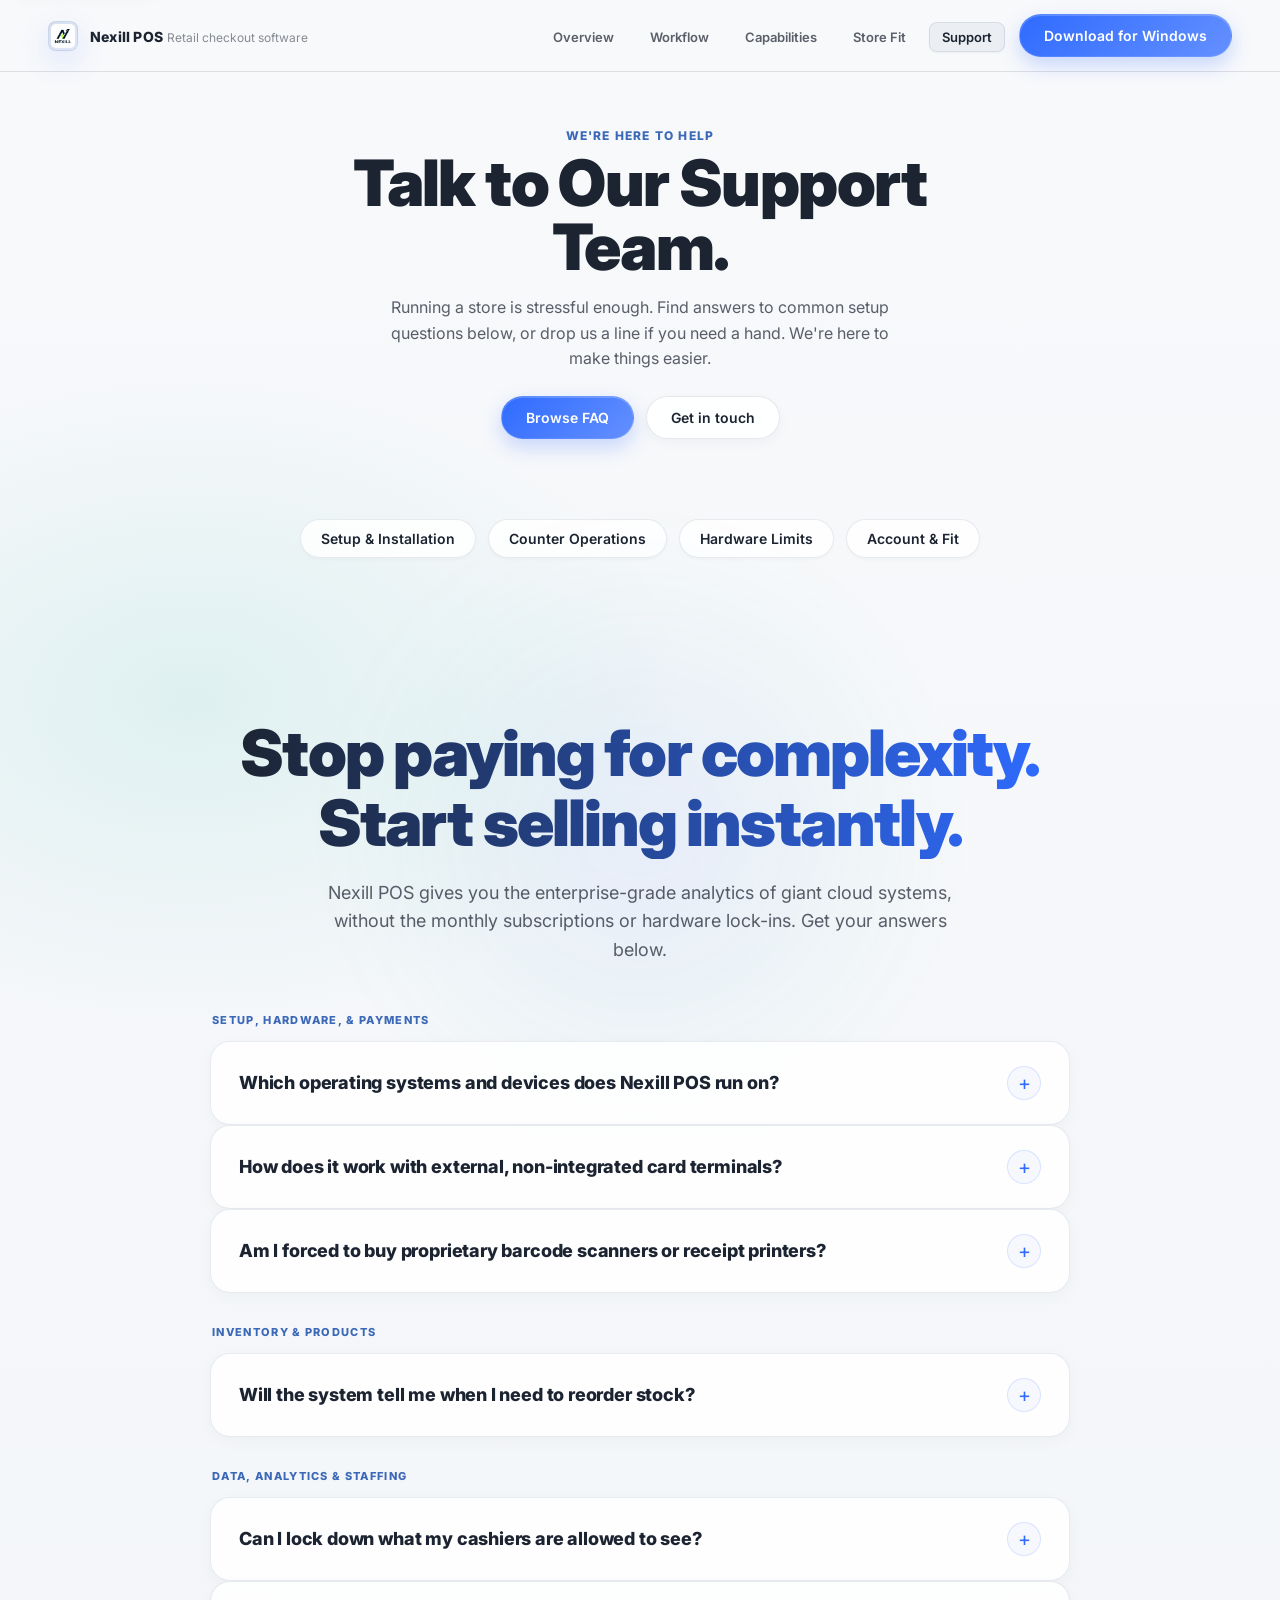
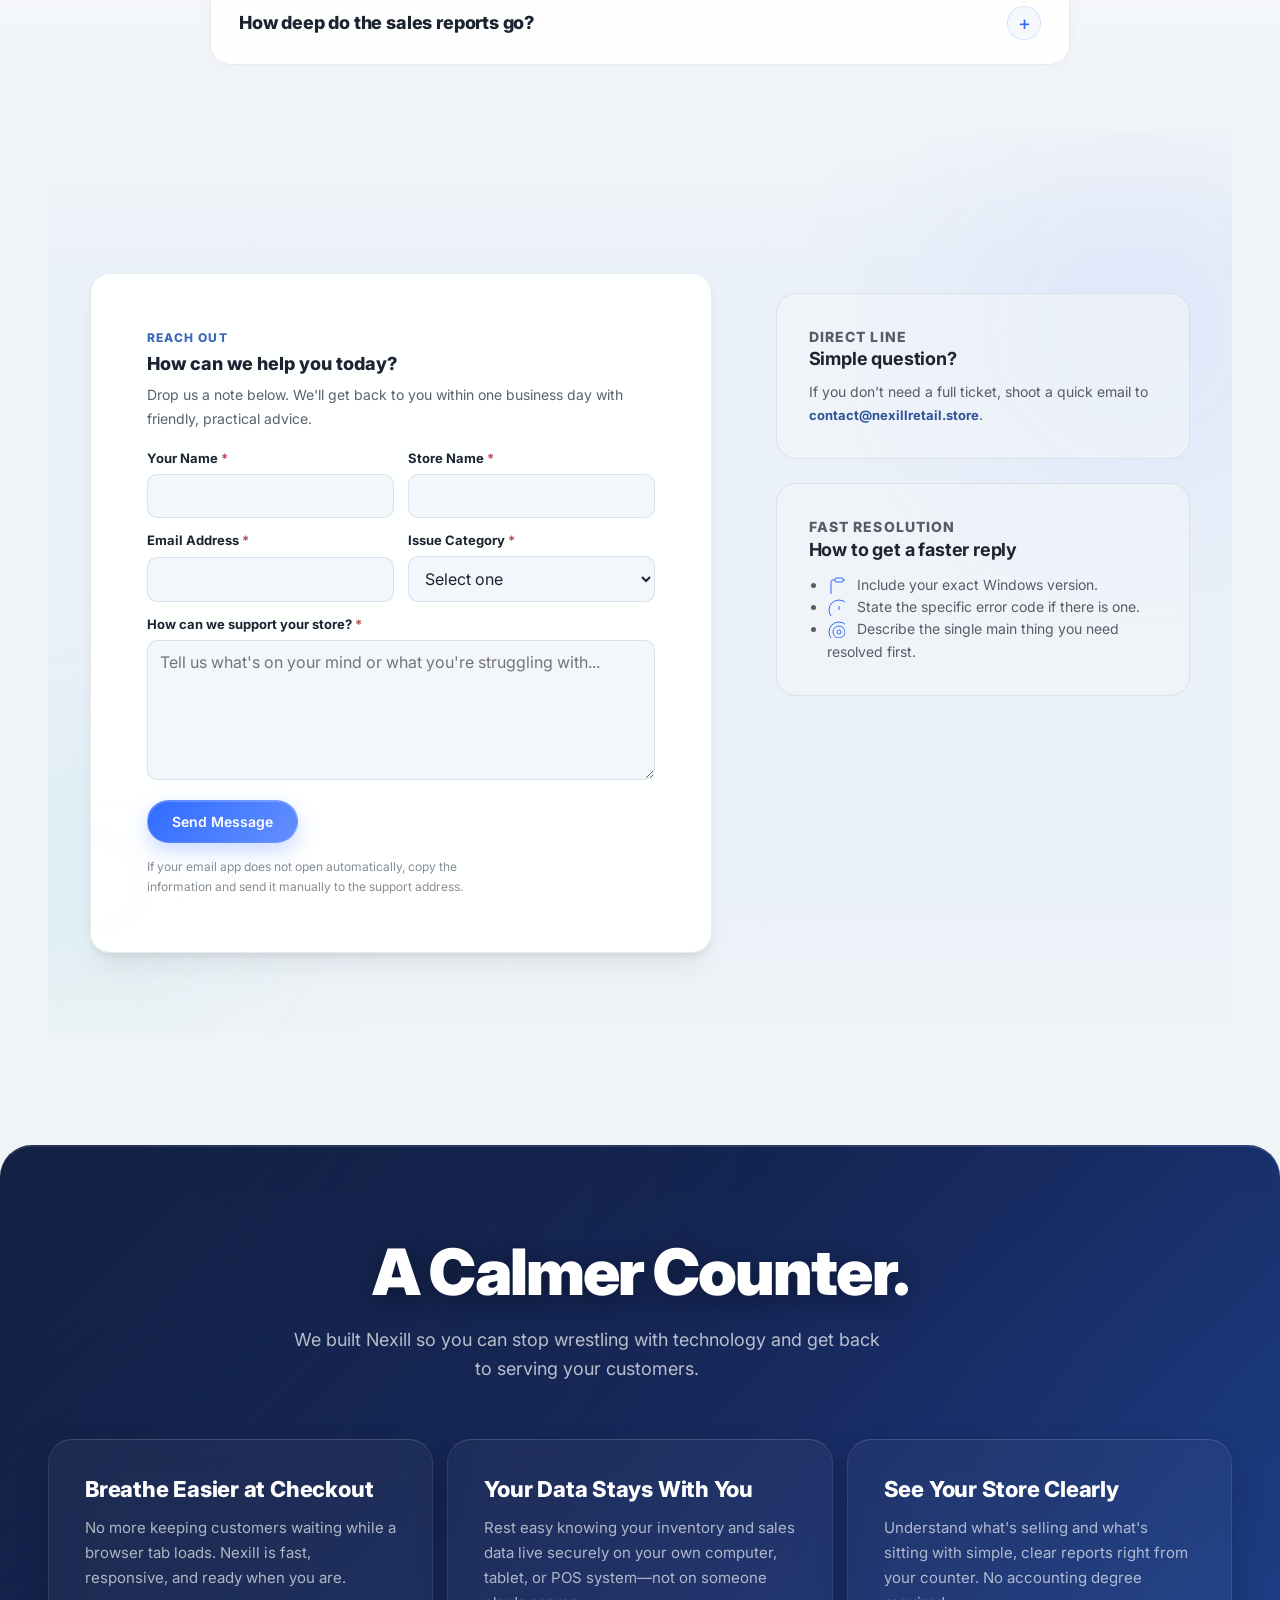
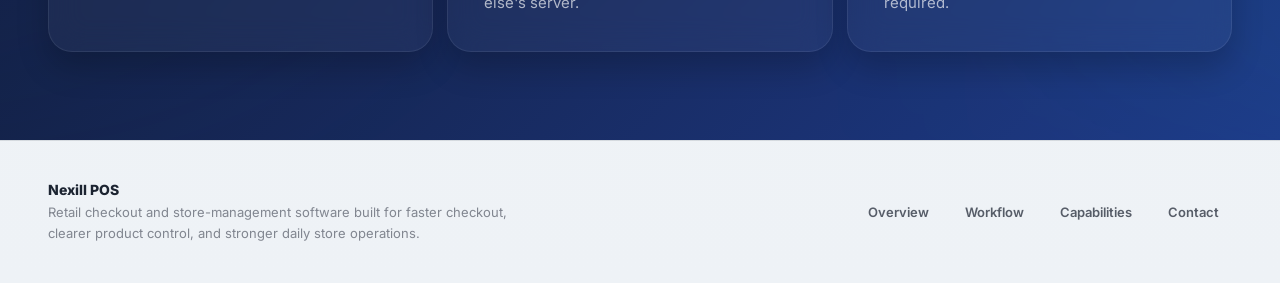
<file: contact.html>
<!DOCTYPE html>
<html lang="en">

<head>
  <meta charset="UTF-8">
  <meta name="viewport" content="width=device-width, initial-scale=1.0">
  <meta name="description"
    content="Get support for Nexill POS. Browse categorized FAQs on standalone PC POS setups, hardware compatibility, and offline counter operations for independent retail stores.">
  <title>Support & FAQ | Nexill POS - PC-Based Retail Software</title>
  <link rel="preconnect" href="https://fonts.googleapis.com">
  <link rel="preconnect" href="https://fonts.gstatic.com" crossorigin>
  <link href="https://fonts.googleapis.com/css2?family=Inter:wght@300;400;500;600;700;800;900&display=swap"
    rel="stylesheet">
  <link rel="stylesheet" href="src/styles/main.css?v=4">
  <script src="src/scripts/analytics.js" defer></script>
  <script src="src/scripts/main.js" defer></script>
</head>

<body>

  <a class="skip-link" href="#main">Skip to content</a>

  <header id="topbar">
    <div class="topbar__content">
      <div class="topbar__left">
        <a class="brand" href="index.html" aria-label="Nexill POS home">
          <img class="brand-mark" src="logo.png" alt="Nexill logo">
          <span class="brand-text">
            <span class="brand-name">Nexill POS</span>
            <span class="brand-sub">Retail checkout software</span>
          </span>
        </a>
      </div>
      <nav class="topbar__right" aria-label="Primary navigation">
        <ul class="nav-list">
          <li><a class="tb-link" href="index.html#overview">Overview</a></li>
          <li><a class="tb-link" href="index.html#workflow">Workflow</a></li>
          <li><a class="tb-link" href="index.html#platform">Capabilities</a></li>
          <li><a class="tb-link" href="index.html#deployment">Store Fit</a></li>
          <li><a class="tb-link active" href="contact.html">Support</a></li>
          <li><a class="btn btn--primary topbar__cta" href="download.html">Download for Windows</a></li>
        </ul>
      </nav>
    </div>
  </header>

  <main id="main">
    <section class="section support-intro">
      <div class="wrap support-intro--centered" data-reveal>
        <p class="section-kicker">We're Here to Help</p>
        <h1 class="headline">Talk to Our Support Team.</h1>
        <p class="subhead">Running a store is stressful enough. Find answers to common setup questions below, or drop us a line if you need a hand. We're here to make things easier.</p>
        <div class="hero-cta">
          <a class="btn btn--primary" href="#faq">Browse FAQ</a>
          <a class="btn" href="#contact-form-section">Get in touch</a>
        </div>
      </div>
    </section>

    <section class="section section--tight categories-stage" id="categories">
      <div class="wrap">
        <nav class="faq-nav-pills" aria-label="FAQ Categories" data-reveal>
          <a href="#faq-setup" class="faq-pill">Setup & Installation</a>
          <a href="#faq-ops" class="faq-pill">Counter Operations</a>
          <a href="#faq-hardware" class="faq-pill">Hardware Limits</a>
          <a href="#faq-fit" class="faq-pill">Account & Fit</a>
        </nav>
      </div>
    </section>

    <section class="section section--tight faq-stage" id="faq">
      <div class="wrap">
        <div class="faq-shell">
          <header class="support-hero" data-reveal>
            <h1 class="support-title">Stop paying for complexity. Start selling instantly.</h1>
            <p class="subhead">Nexill POS gives you the enterprise-grade analytics of giant cloud systems, without the
              monthly subscriptions or hardware lock-ins. Get your answers below.</p>
          </header>

          <div class="faq-accordion" data-reveal>
            <!-- Setup & Hardware Freedom -->
            <div class="faq-group" id="faq-setup">
              <h3 class="faq-group-title">Setup, Hardware, & Payments</h3>
              <details class="faq-item">
                <summary><span>Which operating systems and devices does Nexill POS run on?</span></summary>
                <div class="faq-item__content">
                  <p>Nexill is a pure PC-based Windows application built for standalone fixed-counter workstations. Because it runs natively on your machine—not in a browser—it reacts instantly and fully offline.</p>
                </div>
              </details>
              <details class="faq-item">
                <summary><span>How does it work with external, non-integrated card terminals?</span></summary>
                <div class="faq-item__content">
                  <p>Nexill is designed for payment processor independence. You ring up the sale in Nexill, select the tender type, and then process the actual card payment on your standalone external payment terminal. Nexill records the transaction cleanly without forcing merchant services integration.</p>
                </div>
              </details>
              <details class="faq-item">
                <summary><span>Am I forced to buy proprietary barcode scanners or receipt printers?</span></summary>
                <div class="faq-item__content">
                  <p>No. Nexill runs with any standard USB barcode scanner, receipt printer, and cash drawer you can plug into a Windows PC. Perfect for legacy hardware replacement.</p>
                </div>
              </details>
            </div>

            <!-- Inventory & Products -->
            <div class="faq-group" id="faq-inventory">
              <h3 class="faq-group-title">Inventory & Products</h3>
              <details class="faq-item">
                <summary><span>Will the system tell me when I need to reorder stock?</span></summary>
                <div class="faq-item__content">
                  <p>Yes. Nexill features an active, multi-layer notification system. It immediately triggers low-stock
                    alerts to you and your staff the moment an item drops below your customized threshold, ensuring you
                    never miss a sale due to an empty shelf.</p>
                </div>
              </details>
            </div>

            <!-- Data, Analytics & Staffing -->
            <div class="faq-group" id="faq-analytics">
              <h3 class="faq-group-title">Data, Analytics & Staffing</h3>
              <details class="faq-item">
                <summary><span>Can I lock down what my cashiers are allowed to see?</span></summary>
                <div class="faq-item__content">
                  <p>Yes. Nexill comes standard with comprehensive, granular employee permission settings. Owners can
                    grant cashiers strictly the capabilities required to ring up transactions, completely locking down
                    sensitive sales analytics and pricing controls.</p>
                </div>
              </details>
              <details class="faq-item">
                <summary><span>How deep do the sales reports go?</span></summary>
                <div class="faq-item__content">
                  <p>Deeply. We don't just show you what sold; we show you what made profit. Compare categories
                    instantly (e.g. Snacks vs. Beverages) and track exactly which items are generating revenue versus
                    which are just taking up shelf space.</p>
                </div>
              </details>
            </div>
          </div>
        </div>

        <div class="contact-zone">
          <div class="ambient-orb ambient-orb--blue" aria-hidden="true"></div>
          <div class="ambient-orb ambient-orb--green" aria-hidden="true"></div>

          <div class="contact-split-layout">
            <!-- Left Column: The Form -->
            <div class="contact-split-layout__primary">
              <section class="form-card ticket-workspace__form" id="contact-form" aria-labelledby="ticket-form-title">
                <p class="section-kicker">Reach Out</p>
                <h2 id="ticket-form-title" tabindex="-1">How can we help you today?</h2>
                <p class="form-copy">Drop us a note below. We'll get back to you within one business day with friendly, practical advice.</p>

                <form id="support-form">
                  <div class="form-grid">
                    <div class="field">
                      <label for="name">Your Name <span>*</span></label>
                      <input id="name" name="name" type="text" autocomplete="name" required>
                    </div>

                    <div class="field">
                      <label for="business">Store Name <span>*</span></label>
                      <input id="business" name="business" type="text" autocomplete="organization" required>
                    </div>

                    <div class="field">
                      <label for="email">Email Address <span>*</span></label>
                      <input id="email" name="email" type="email" autocomplete="email" spellcheck="false" required>
                    </div>

                    <div class="field">
                      <label for="request-type">Issue Category <span>*</span></label>
                      <select id="request-type" name="request-type" required>
                        <option value="">Select one</option>
                        <option value="Pre-install question">Pre-install question</option>
                        <option value="New setup inquiry">New setup inquiry</option>
                        <option value="Migration planning">Migration planning</option>
                        <option value="Product question">Product question</option>
                        <option value="Post-install support">Post-install support</option>
                      </select>
                    </div>

                    <div class="field field--full">
                      <label for="message">How can we support your store?
                        <span>*</span></label>
                      <textarea id="message" name="message"
                        placeholder="Tell us what's on your mind or what you're struggling with..." required></textarea>
                    </div>
                  </div>

                  <div class="form-actions">
                    <button class="btn btn--primary" type="submit">Send Message</button>
                    <p class="form-note">If your email app does not open automatically, copy the information and send it
                      manually to the support address.</p>
                  </div>

                  <p class="form-status form-status--success" id="form-success" role="status">Your support email draft
                    is
                    ready. If your email app did not open, send the message manually to the address shown on this page.
                  </p>
                  <p class="form-status form-status--error" id="form-error" role="alert">Please complete all required
                    fields
                    before creating the support email.</p>
                </form>
              </section>
            </div>

            <!-- Right Column: Supporting Info -->
            <div class="contact-split-layout__secondary">
              <div class="info-rail-card">
                <p class="card-label">Direct Line</p>
                <h3>Simple question?</h3>
                <p>If you don't need a full ticket, shoot a quick email to <a class="link-inline"
                    href="mailto:contact@nexillretail.store">contact@nexillretail.store</a>.</p>
              </div>

              <div class="info-rail-card">
                <p class="card-label">Fast Resolution</p>
                <h3>How to get a faster reply</h3>
                <ul class="support-links support-links--compact">
                  <li><svg stroke="currentColor" fill="none" class="icon">
                      <path d="M16 4h2a2 2 0 0 1 2 2v14a2 2 0 0 1-2 2H6a2 2 0 0 1-2-2V6a2 2 0 0 1 2-2h2"></path>
                      <rect x="8" y="2" width="8" height="4" rx="1" ry="1"></rect>
                    </svg>Include your exact Windows version.</li>
                  <li><svg stroke="currentColor" fill="none" class="icon">
                      <circle cx="12" cy="12" r="10"></circle>
                      <line x1="12" y1="8" x2="12" y2="12"></line>
                      <line x1="12" y1="16" x2="12.01" y2="16"></line>
                    </svg>State the specific error code if there is one.</li>
                  <li><svg stroke="currentColor" fill="none" class="icon">
                      <circle cx="12" cy="12" r="10"></circle>
                      <circle cx="12" cy="12" r="6"></circle>
                      <circle cx="12" cy="12" r="2"></circle>
                    </svg>Describe the single main thing you need resolved first.</li>
                </ul>
              </div>
            </div>
          </div>
        </div>
      </div>
      </div>
    </section>

    <!-- NEW: Metric Impact & Visibility Ribbon -->
    <section class="section section--tight metric-impact-ribbon" aria-labelledby="metrics-title">
      <div class="wrap">
        <div class="metric-impact__header">
          <h2 id="metrics-title">A Calmer Counter.</h2>
          <p class="subhead">We built Nexill so you can stop wrestling with technology and get back to serving your customers.</p>
        </div>

        <div class="metric-grid">
          <div class="metric-card">
            <h3 class="metric-title">Breathe Easier at Checkout</h3>
            <p class="metric-copy">No more keeping customers waiting while a browser tab loads. Nexill is fast, responsive, and ready when you are.</p>
          </div>

          <div class="metric-card">
            <h3 class="metric-title">Your Data Stays With You</h3>
            <p class="metric-copy">Rest easy knowing your inventory and sales data live securely on your own computer, tablet, or POS system—not on someone else's server.</p>
          </div>

          <div class="metric-card">
            <h3 class="metric-title">See Your Store Clearly</h3>
            <p class="metric-copy">Understand what's selling and what's sitting with simple, clear reports right from your counter. No accounting degree required.</p>
          </div>
        </div>
      </div>
    </section>
  </main>

  <footer>
    <div class="wrap footer-inner">
      <div class="footer-left">
        <div class="footer-title">Nexill POS</div>
        <div class="footer-desc">Retail checkout and store-management software built for faster checkout, clearer product control, and stronger daily store operations.</div>
      </div>
      <nav class="footer-nav" aria-label="Footer navigation">
        <a class="tb-link" href="index.html#overview">Overview</a>
        <a class="tb-link" href="index.html#workflow">Workflow</a>
        <a class="tb-link" href="index.html#platform">Capabilities</a>
        <a class="tb-link" href="contact.html">Contact</a>
      </nav>
    </div>
  </footer>

</body>

</html>
</file>
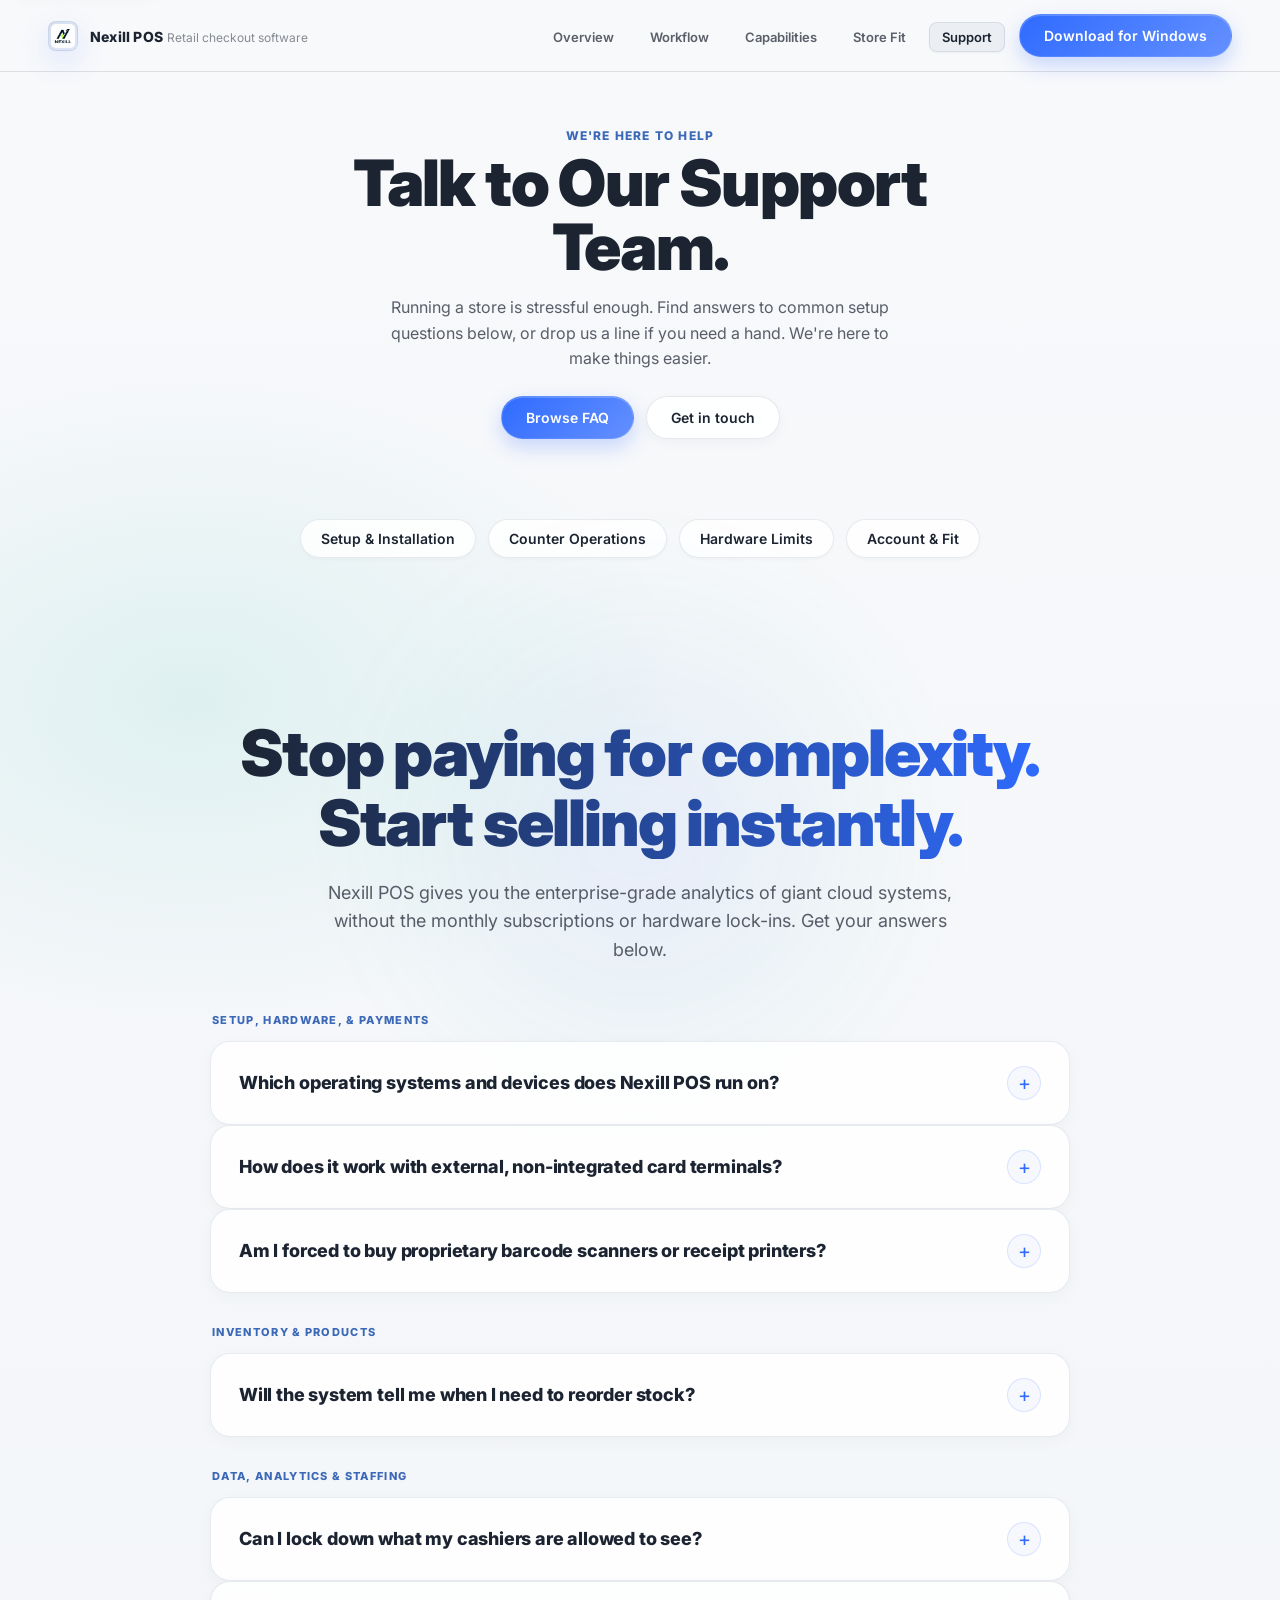
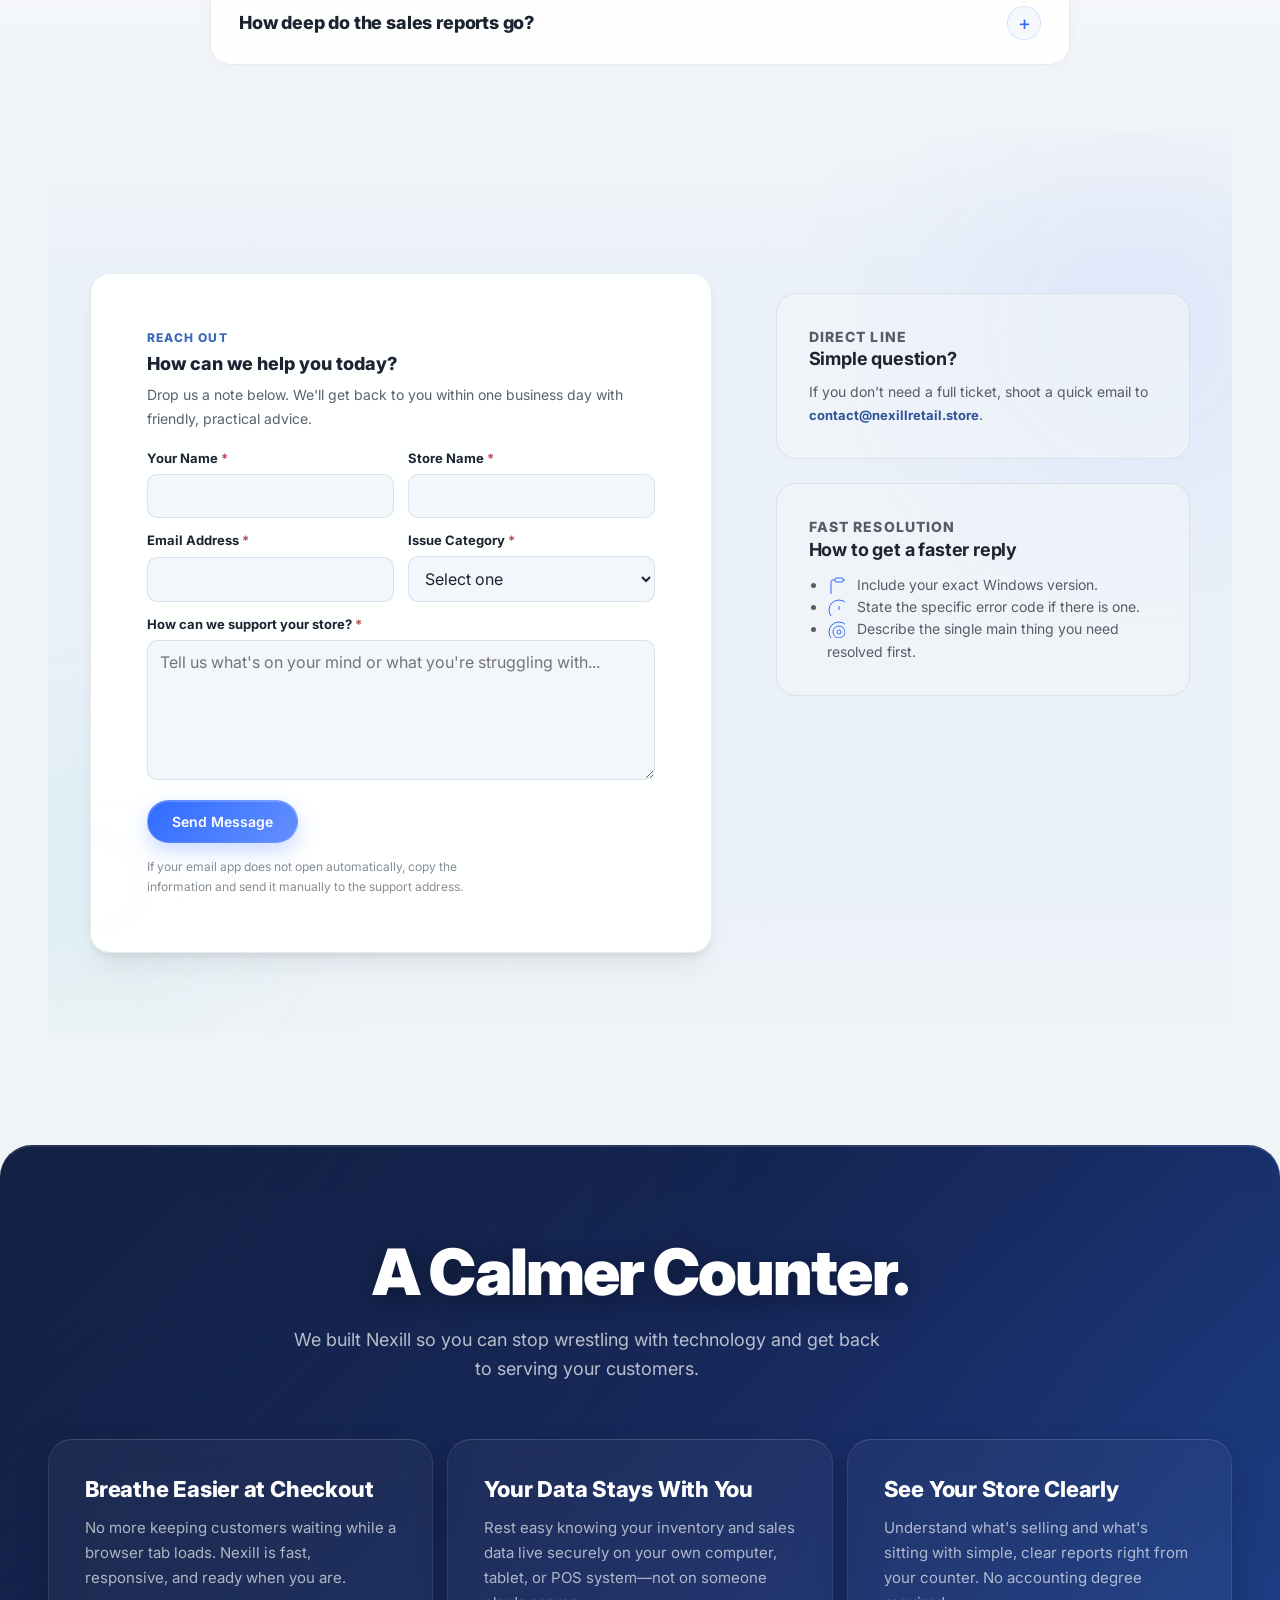
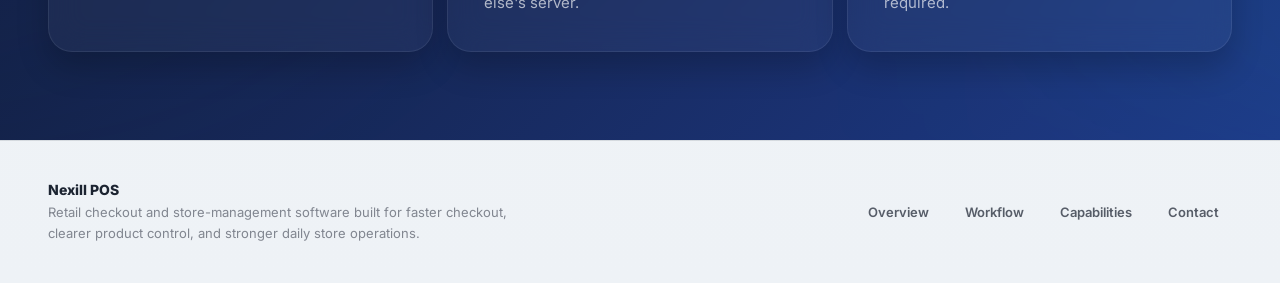
<file: public/contact.html>
<!DOCTYPE html>
<html lang="en">

<head>
<!-- Google tag (gtag.js) -->
<script async src="https://www.googletagmanager.com/gtag/js?id=G-BRFE09R2JH"></script>
<script>
  window.dataLayer = window.dataLayer || [];
  function gtag(){dataLayer.push(arguments);}
  gtag('js', new Date());

  gtag('config', 'G-BRFE09R2JH');
</script>
  <meta charset="UTF-8">
  <meta name="viewport" content="width=device-width, initial-scale=1.0">
  <meta name="description"
    content="Get support for Nexill POS. Browse categorized FAQs on standalone PC POS setups, hardware compatibility, and offline counter operations for independent retail stores.">
  <title>Support & FAQ | Nexill POS - PC-Based Retail Software</title>
  <link rel="preconnect" href="https://fonts.googleapis.com">
  <link rel="preconnect" href="https://fonts.gstatic.com" crossorigin>
  <link href="https://fonts.googleapis.com/css2?family=Inter:wght@300;400;500;600;700;800;900&display=swap"
    rel="stylesheet">
  <link rel="stylesheet" href="src/styles/main.css?v=4">
</head>

<body>

  <a class="skip-link" href="#main">Skip to content</a>

  <header id="topbar">
    <div class="topbar__content">
      <div class="topbar__left">
        <a class="brand" href="index.html" aria-label="Nexill POS home">
          <img class="brand-mark" src="logo.png" alt="Nexill logo">
          <span class="brand-text">
            <span class="brand-name">Nexill POS</span>
            <span class="brand-sub">Retail checkout software</span>
          </span>
        </a>
      </div>
      <nav class="topbar__right" aria-label="Primary navigation">
        <ul class="nav-list">
          <li><a class="tb-link" href="index.html#overview">Overview</a></li>
          <li><a class="tb-link" href="index.html#workflow">Workflow</a></li>
          <li><a class="tb-link" href="index.html#platform">Capabilities</a></li>
          <li><a class="tb-link" href="index.html#deployment">Store Fit</a></li>
          <li><a class="tb-link active" href="contact.html">Support</a></li>
          <li><a class="btn btn--primary topbar__cta" href="download.html">Download for Windows</a></li>
        </ul>
      </nav>
    </div>
  </header>

  <main id="main">
    <section class="section support-intro">
      <div class="wrap support-intro--centered" data-reveal>
        <p class="section-kicker">We're Here to Help</p>
        <h1 class="headline">Talk to Our Support Team.</h1>
        <p class="subhead">Running a store is stressful enough. Find answers to common setup questions below, or drop us a line if you need a hand. We're here to make things easier.</p>
        <div class="hero-cta">
          <a class="btn btn--primary" href="#faq">Browse FAQ</a>
          <a class="btn" href="#contact-form-section">Get in touch</a>
        </div>
      </div>
    </section>

    <section class="section section--tight categories-stage" id="categories">
      <div class="wrap">
        <nav class="faq-nav-pills" aria-label="FAQ Categories" data-reveal>
          <a href="#faq-setup" class="faq-pill">Setup & Installation</a>
          <a href="#faq-ops" class="faq-pill">Counter Operations</a>
          <a href="#faq-hardware" class="faq-pill">Hardware Limits</a>
          <a href="#faq-fit" class="faq-pill">Account & Fit</a>
        </nav>
      </div>
    </section>

    <section class="section section--tight faq-stage" id="faq">
      <div class="wrap">
        <div class="faq-shell">
          <header class="support-hero" data-reveal>
            <h1 class="support-title">Stop paying for complexity. Start selling instantly.</h1>
            <p class="subhead">Nexill POS gives you the enterprise-grade analytics of giant cloud systems, without the
              monthly subscriptions or hardware lock-ins. Get your answers below.</p>
          </header>

          <div class="faq-accordion" data-reveal>
            <!-- Setup & Hardware Freedom -->
            <div class="faq-group" id="faq-setup">
              <h3 class="faq-group-title">Setup, Hardware, & Payments</h3>
              <details class="faq-item">
                <summary><span>Which operating systems and devices does Nexill POS run on?</span></summary>
                <div class="faq-item__content">
                  <p>Nexill is a pure PC-based Windows application built for standalone fixed-counter workstations. Because it runs natively on your machine—not in a browser—it reacts instantly and fully offline.</p>
                </div>
              </details>
              <details class="faq-item">
                <summary><span>How does it work with external, non-integrated card terminals?</span></summary>
                <div class="faq-item__content">
                  <p>Nexill is designed for payment processor independence. You ring up the sale in Nexill, select the tender type, and then process the actual card payment on your standalone external payment terminal. Nexill records the transaction cleanly without forcing merchant services integration.</p>
                </div>
              </details>
              <details class="faq-item">
                <summary><span>Am I forced to buy proprietary barcode scanners or receipt printers?</span></summary>
                <div class="faq-item__content">
                  <p>No. Nexill runs with any standard USB barcode scanner, receipt printer, and cash drawer you can plug into a Windows PC. Perfect for legacy hardware replacement.</p>
                </div>
              </details>
            </div>

            <!-- Inventory & Products -->
            <div class="faq-group" id="faq-inventory">
              <h3 class="faq-group-title">Inventory & Products</h3>
              <details class="faq-item">
                <summary><span>Will the system tell me when I need to reorder stock?</span></summary>
                <div class="faq-item__content">
                  <p>Yes. Nexill features an active, multi-layer notification system. It immediately triggers low-stock
                    alerts to you and your staff the moment an item drops below your customized threshold, ensuring you
                    never miss a sale due to an empty shelf.</p>
                </div>
              </details>
            </div>

            <!-- Data, Analytics & Staffing -->
            <div class="faq-group" id="faq-analytics">
              <h3 class="faq-group-title">Data, Analytics & Staffing</h3>
              <details class="faq-item">
                <summary><span>Can I lock down what my cashiers are allowed to see?</span></summary>
                <div class="faq-item__content">
                  <p>Yes. Nexill comes standard with comprehensive, granular employee permission settings. Owners can
                    grant cashiers strictly the capabilities required to ring up transactions, completely locking down
                    sensitive sales analytics and pricing controls.</p>
                </div>
              </details>
              <details class="faq-item">
                <summary><span>How deep do the sales reports go?</span></summary>
                <div class="faq-item__content">
                  <p>Deeply. We don't just show you what sold; we show you what made profit. Compare categories
                    instantly (e.g. Snacks vs. Beverages) and track exactly which items are generating revenue versus
                    which are just taking up shelf space.</p>
                </div>
              </details>
            </div>
          </div>
        </div>

        <div class="contact-zone">
          <div class="ambient-orb ambient-orb--blue" aria-hidden="true"></div>
          <div class="ambient-orb ambient-orb--green" aria-hidden="true"></div>

          <div class="contact-split-layout">
            <!-- Left Column: The Form -->
            <div class="contact-split-layout__primary">
              <section class="form-card ticket-workspace__form" id="contact-form" aria-labelledby="ticket-form-title">
                <p class="section-kicker">Reach Out</p>
                <h2 id="ticket-form-title" tabindex="-1">How can we help you today?</h2>
                <p class="form-copy">Drop us a note below. We'll get back to you within one business day with friendly, practical advice.</p>

                <form id="support-form">
                  <div class="form-grid">
                    <div class="field">
                      <label for="name">Your Name <span>*</span></label>
                      <input id="name" name="name" type="text" autocomplete="name" required>
                    </div>

                    <div class="field">
                      <label for="business">Store Name <span>*</span></label>
                      <input id="business" name="business" type="text" autocomplete="organization" required>
                    </div>

                    <div class="field">
                      <label for="email">Email Address <span>*</span></label>
                      <input id="email" name="email" type="email" autocomplete="email" spellcheck="false" required>
                    </div>

                    <div class="field">
                      <label for="request-type">Issue Category <span>*</span></label>
                      <select id="request-type" name="request-type" required>
                        <option value="">Select one</option>
                        <option value="Pre-install question">Pre-install question</option>
                        <option value="New setup inquiry">New setup inquiry</option>
                        <option value="Migration planning">Migration planning</option>
                        <option value="Product question">Product question</option>
                        <option value="Post-install support">Post-install support</option>
                      </select>
                    </div>

                    <div class="field field--full">
                      <label for="message">How can we support your store?
                        <span>*</span></label>
                      <textarea id="message" name="message"
                        placeholder="Tell us what's on your mind or what you're struggling with..." required></textarea>
                    </div>
                  </div>

                  <div class="form-actions">
                    <button class="btn btn--primary" type="submit">Send Message</button>
                    <p class="form-note">If your email app does not open automatically, copy the information and send it
                      manually to the support address.</p>
                  </div>

                  <p class="form-status form-status--success" id="form-success" role="status">Your support email draft
                    is
                    ready. If your email app did not open, send the message manually to the address shown on this page.
                  </p>
                  <p class="form-status form-status--error" id="form-error" role="alert">Please complete all required
                    fields
                    before creating the support email.</p>
                </form>
              </section>
            </div>

            <!-- Right Column: Supporting Info -->
            <div class="contact-split-layout__secondary">
              <div class="info-rail-card">
                <p class="card-label">Direct Line</p>
                <h3>Simple question?</h3>
                <p>If you don't need a full ticket, shoot a quick email to <a class="link-inline"
                    href="mailto:contact@nexillretail.store">contact@nexillretail.store</a>.</p>
              </div>

              <div class="info-rail-card">
                <p class="card-label">Fast Resolution</p>
                <h3>How to get a faster reply</h3>
                <ul class="support-links support-links--compact">
                  <li><svg stroke="currentColor" fill="none" class="icon">
                      <path d="M16 4h2a2 2 0 0 1 2 2v14a2 2 0 0 1-2 2H6a2 2 0 0 1-2-2V6a2 2 0 0 1 2-2h2"></path>
                      <rect x="8" y="2" width="8" height="4" rx="1" ry="1"></rect>
                    </svg>Include your exact Windows version.</li>
                  <li><svg stroke="currentColor" fill="none" class="icon">
                      <circle cx="12" cy="12" r="10"></circle>
                      <line x1="12" y1="8" x2="12" y2="12"></line>
                      <line x1="12" y1="16" x2="12.01" y2="16"></line>
                    </svg>State the specific error code if there is one.</li>
                  <li><svg stroke="currentColor" fill="none" class="icon">
                      <circle cx="12" cy="12" r="10"></circle>
                      <circle cx="12" cy="12" r="6"></circle>
                      <circle cx="12" cy="12" r="2"></circle>
                    </svg>Describe the single main thing you need resolved first.</li>
                </ul>
              </div>
            </div>
          </div>
        </div>
      </div>
      </div>
    </section>

    <!-- NEW: Metric Impact & Visibility Ribbon -->
    <section class="section section--tight metric-impact-ribbon" aria-labelledby="metrics-title">
      <div class="wrap">
        <div class="metric-impact__header">
          <h2 id="metrics-title">A Calmer Counter.</h2>
          <p class="subhead">We built Nexill so you can stop wrestling with technology and get back to serving your customers.</p>
        </div>

        <div class="metric-grid">
          <div class="metric-card">
            <h3 class="metric-title">Breathe Easier at Checkout</h3>
            <p class="metric-copy">No more keeping customers waiting while a browser tab loads. Nexill is fast, responsive, and ready when you are.</p>
          </div>

          <div class="metric-card">
            <h3 class="metric-title">Your Data Stays With You</h3>
            <p class="metric-copy">Rest easy knowing your inventory and sales data live securely on your own computer, tablet, or POS system—not on someone else's server.</p>
          </div>

          <div class="metric-card">
            <h3 class="metric-title">See Your Store Clearly</h3>
            <p class="metric-copy">Understand what's selling and what's sitting with simple, clear reports right from your counter. No accounting degree required.</p>
          </div>
        </div>
      </div>
    </section>
  </main>

  <footer>
    <div class="wrap footer-inner">
      <div class="footer-left">
        <div class="footer-title">Nexill POS</div>
        <div class="footer-desc">Retail checkout and store-management software built for faster checkout, clearer product control, and stronger daily store operations.</div>
      </div>
      <nav class="footer-nav" aria-label="Footer navigation">
        <a class="tb-link" href="index.html#overview">Overview</a>
        <a class="tb-link" href="index.html#workflow">Workflow</a>
        <a class="tb-link" href="index.html#platform">Capabilities</a>
        <a class="tb-link" href="contact.html">Contact</a>
      </nav>
    </div>
  </footer>

  <script>
    const revealItems = document.querySelectorAll('[data-reveal]');
    const supportForm = document.getElementById('support-form');
    const successMessage = document.getElementById('form-success');
    const errorMessage = document.getElementById('form-error');
    const revealObserver = new IntersectionObserver((entries) => {
      entries.forEach((entry) => {
        if (entry.isIntersecting) {
          entry.target.classList.add('is-visible');
          revealObserver.unobserve(entry.target);
        }
      });
    }, { threshold: 0.14 });

    revealItems.forEach((item) => revealObserver.observe(item));

    if (supportForm) {
      supportForm.addEventListener('submit', (event) => {
        event.preventDefault();

        successMessage.style.display = 'none';
        errorMessage.style.display = 'none';

        if (!supportForm.reportValidity()) {
          errorMessage.style.display = 'block';
          return;
        }

        const formData = new FormData(supportForm);
        const name = formData.get('name').toString().trim();
        const business = formData.get('business').toString().trim();
        const email = formData.get('email').toString().trim();
        const requestType = formData.get('request-type').toString().trim();
        const message = formData.get('message').toString().trim();
        const subject = encodeURIComponent('Nexill POS - ' + requestType + ' - ' + business);
        const body = encodeURIComponent(
          'Name: ' + name + '\n' +
          'Business: ' + business + '\n' +
          'Email: ' + email + '\n' +
          'Request type: ' + requestType + '\n\n' +
          message
        );

        window.location.href = 'mailto:contact@nexillretail.store?subject=' + subject + '&body=' + body;
        successMessage.style.display = 'block';
      });
    }
  </script>
</body>

</html>
</file>
<file: src/styles/main.css>
:root {
  --bg: #f8f9fb;
  --bg2: #eef2f6;
  --text: #1c2431;
  --muted: rgba(28, 35, 49, 0.72);
  --muted2: rgba(28, 35, 49, 0.52);
  --stroke: rgba(28, 35, 49, 0.12);
  --stroke-strong: rgba(95, 111, 145, 0.2);
  --surface: rgba(255, 255, 255, 0.9);
  --surface-strong: #ffffff;
  --surface-dim: #f3f6fb;
  --surface-dim-2: #ebf1f9;
  --ios-card-border: rgba(95, 111, 145, 0.14);
  --ios-card-border-hover: rgba(95, 111, 145, 0.24);
  --ios-card-shadow: 0 1px 3px rgba(29, 48, 77, 0.06), 0 4px 16px rgba(29, 48, 77, 0.04), inset 0 1px 0 rgba(255, 255, 255, 0.9);
  --accent: #3c68b8;
  --accent-strong: #2d5399;
  --accent-soft: rgba(60, 104, 184, 0.12);
  --brand-blue: #2f6bff;
  --brand-blue-soft: rgba(47, 107, 255, 0.08);
  --success-soft: rgba(15, 175, 154, 0.12);
  --radius: 16px;
  --radius-lg: 24px;
  --max: 1220px;
  --ring: 0 0 0 3px rgba(47, 107, 255, 0.16);
}

* {
  box-sizing: border-box;
}

html {
  scroll-behavior: smooth;
  -webkit-text-size-adjust: 100%;
}

body {
  margin: 0;
  min-height: 100vh;
  font-family: Inter, system-ui, -apple-system, Segoe UI, Roboto, Helvetica, Arial, sans-serif;
  color: var(--text);
  background:
    radial-gradient(1200px 700px at 70% -10%, rgba(47, 107, 255, 0.16), transparent 55%),
    radial-gradient(900px 600px at 15% 20%, rgba(15, 175, 154, 0.1), transparent 55%),
    linear-gradient(180deg, var(--bg) 0%, var(--bg2) 100%);
  overflow-x: hidden;
}

img {
  display: block;
  max-width: 100%;
}

a {
  color: inherit;
  text-decoration: none;
}

button,
input,
select,
textarea {
  font: inherit;
}

h1,
h2,
h3,
h4,
p,
ul,
ol {
  margin: 0;
}

:focus-visible {
  outline: none;
  box-shadow: var(--ring);
}

.skip-link {
  position: fixed;
  left: 16px;
  top: -48px;
  z-index: 60;
  padding: 10px 14px;
  border-radius: 10px;
  border: 1px solid var(--stroke);
  background: var(--surface-strong);
  color: var(--text);
  box-shadow: var(--ios-card-shadow);
}

.skip-link:focus-visible {
  top: 16px;
}

.wrap {
  max-width: var(--max);
  margin: 0 auto;
  padding: 0 18px;
}

.section {
  padding: 72px 0;
}

.section--tight {
  padding: 48px 0;
}

.section--hero {
  padding: 28px 0 56px;
}

header#topbar {
  position: sticky;
  top: 0;
  z-index: 40;
  background: rgba(248, 249, 251, 0.82);
  backdrop-filter: blur(12px);
  -webkit-backdrop-filter: blur(12px);
  border-bottom: 1px solid var(--stroke);
}

.topbar__content {
  max-width: var(--max);
  margin: 0 auto;
  padding: 14px 18px;
  display: flex;
  align-items: center;
  justify-content: space-between;
  gap: 14px;
}

.topbar__left,
.brand {
  display: flex;
  align-items: center;
  gap: 12px;
  min-width: 0;
}

.brand-mark {
  width: 30px;
  height: 30px;
  border-radius: 8px;
  border: 1px solid var(--ios-card-border);
  background: linear-gradient(135deg, rgba(60, 104, 184, 0.18), rgba(47, 107, 255, 0.12));
  box-shadow: 0 10px 30px rgba(47, 107, 255, 0.16);
  object-fit: contain;
  padding: 2px;
}

.brand-text {
  min-width: 0;
}

.brand-name {
  font-weight: 800;
  font-size: 14px;
  letter-spacing: 0.2px;
  white-space: nowrap;
}

.brand-sub {
  color: var(--muted2);
  font-size: 12px;
  white-space: nowrap;
}

.topbar__right,
.nav-list {
  display: flex;
  align-items: center;
  gap: 10px;
}

.nav-list {
  list-style: none;
  padding: 0;
  margin: 0;
  flex-wrap: wrap;
  justify-content: flex-end;
}

.tb-link {
  color: var(--muted);
  text-decoration: none;
  font-weight: 600;
  font-size: 13px;
  padding: 6px 12px;
  border-radius: 8px;
  border: 1px solid transparent;
  transition: color 0.15s ease, background-color 0.15s ease, border-color 0.15s ease, box-shadow 0.15s ease;
}

.tb-link:hover {
  color: var(--text);
  background: rgba(95, 111, 145, 0.04);
}

.tb-link.active {
  color: var(--text);
  background: rgba(95, 111, 145, 0.08);
  border-color: rgba(95, 111, 145, 0.15);
  box-shadow: 0 1px 2px rgba(29, 48, 77, 0.05);
}

.btn {
  appearance: none;
  border-radius: 999px;
  padding: 12px 24px;
  font-weight: 600;
  font-size: 14px;
  cursor: pointer;
  border: 1px solid rgba(95, 111, 145, 0.16);
  background: rgba(255, 255, 255, 0.88);
  backdrop-filter: blur(8px);
  -webkit-backdrop-filter: blur(8px);
  color: var(--text);
  box-shadow: 0 4px 12px rgba(29, 48, 77, 0.04), inset 0 1px 0 rgba(255, 255, 255, 1);
  transition: all 0.3s cubic-bezier(0.2, 0.8, 0.2, 1);
  text-decoration: none;
  display: inline-flex;
  align-items: center;
  justify-content: center;
}

.btn:hover {
  background: rgba(255, 255, 255, 1);
  border-color: rgba(95, 111, 145, 0.3);
  box-shadow: 0 8px 24px rgba(29, 48, 77, 0.08), inset 0 1px 0 rgba(255, 255, 255, 1);
  transform: translateY(-2px);
}

.btn:active {
  transform: translateY(0);
}

.btn--primary {
  border: 1px solid rgba(255, 255, 255, 0.15);
  background: linear-gradient(135deg, #2f6bff, #6490ff);
  color: #ffffff;
  box-shadow: 0 8px 20px rgba(47, 107, 255, 0.25), inset 0 1px 0 rgba(255, 255, 255, 0.2);
}

.btn--primary:hover {
  background: linear-gradient(135deg, #1c52d8, #376bed);
  box-shadow: 0 12px 28px rgba(47, 107, 255, 0.35), inset 0 1px 0 rgba(255, 255, 255, 0.25);
  border-color: rgba(255, 255, 255, 0.25);
  color: #ffffff;
}

.section-head {
  max-width: 760px;
  margin: 0 0 24px;
}

.section-kicker {
  color: var(--accent);
  font-size: 12px;
  font-weight: 800;
  letter-spacing: 0.1em;
  text-transform: uppercase;
  margin: 0 0 8px;
}

.section-title {
  margin: 0;
  font-size: 34px;
  line-height: 1.08;
  font-weight: 900;
  letter-spacing: -0.02em;
}

.section-copy {
  margin-top: 10px;
  color: var(--muted);
  line-height: 1.7;
  font-size: 15px;
}

.page-header {
  padding: 56px 0 40px;
  border-bottom: 1px solid var(--stroke);
}

.page-header h1 {
  font-size: 48px;
  font-weight: 900;
  line-height: 1.02;
  letter-spacing: -0.025em;
}

.page-header h1 span {
  color: var(--accent);
}

.page-header .tagline {
  margin-top: 10px;
  color: var(--muted);
  font-size: 16px;
  line-height: 1.6;
  max-width: 55ch;
}

.hero-shell,
.pillar-card,
.flagship-card,
.project-card,
.stack-card,
.form-card,
.info-card,
.contact-banner,
.preview-shell {
  border: 1px solid var(--ios-card-border);
  border-radius: 16px;
  background: var(--surface-strong);
  box-shadow: var(--ios-card-shadow);
}

.hero-shell,
.contact-banner {
  background: linear-gradient(135deg, #ffffff 60%, rgba(47, 107, 255, 0.04));
}

.pillar-card:hover,
.project-card:hover,
.info-card:hover,
.stack-card:hover {
  border-color: var(--ios-card-border-hover);
}

.hero-shell {
  display: grid;
  grid-template-columns: minmax(0, 1.1fr) minmax(320px, 0.9fr);
  gap: 24px;
  padding: 30px;
}

.hero-shell__copy {
  display: grid;
  gap: 18px;
  align-content: center;
}

.headline {
  font-size: 52px;
  line-height: 1.02;
  font-weight: 900;
  letter-spacing: -0.025em;
}

.headline span {
  color: var(--accent);
}

.subhead {
  color: var(--muted);
  font-size: 16px;
  line-height: 1.6;
  max-width: 54ch;
}

.hero-cta {
  display: flex;
  gap: 12px;
  flex-wrap: wrap;
  align-items: center;
}

.hero-status {
  color: var(--muted2);
  font-size: 13px;
  font-weight: 600;
  line-height: 1.55;
  max-width: 48ch;
}

.chips {
  display: flex;
  flex-wrap: wrap;
  gap: 8px;
}

.chip {
  border: 1px solid rgba(95, 111, 145, 0.14);
  border-radius: 8px;
  padding: 5px 10px;
  font-size: 12px;
  font-weight: 600;
  color: var(--text);
  background: rgba(255, 255, 255, 0.7);
}

.hero-shell__visual {
  display: grid;
  gap: 14px;
}

.preview-shell {
  padding: 18px;
}

.preview-label,
.card-label,
.project-meta {
  color: var(--accent);
  font-size: 11px;
  font-weight: 800;
  letter-spacing: 0.08em;
  text-transform: uppercase;
}

.preview-title,
.card-title {
  margin-top: 8px;
  font-size: 18px;
  font-weight: 800;
  line-height: 1.25;
}

.preview-copy,
.card-copy,
.info-card p,
.form-copy,
.contact-banner p {
  margin-top: 8px;
  color: var(--muted);
  font-size: 14px;
  line-height: 1.68;
}

.step-list {
  display: grid;
  gap: 10px;
  margin-top: 18px;
}

.step-item,
.metric-card,
.detail-card {
  border: 1px solid rgba(95, 111, 145, 0.14);
  border-radius: 12px;
  background: var(--surface-dim);
}

.step-item {
  padding: 14px;
}

.step-item strong,
.metric-card strong,
.detail-card strong {
  display: block;
  font-size: 14px;
  font-weight: 800;
}

.step-item span,
.metric-card span,
.detail-card span {
  display: block;
  margin-top: 4px;
  color: var(--muted2);
  font-size: 12px;
  line-height: 1.5;
}

.metric-grid,
.detail-grid,
.grid-3,
.grid-2,
.info-stack {
  display: grid;
  gap: 14px;
}

.metric-grid {
  grid-template-columns: repeat(3, minmax(0, 1fr));
}

.detail-grid {
  grid-template-columns: repeat(2, minmax(0, 1fr));
}

.grid-3 {
  grid-template-columns: repeat(3, minmax(0, 1fr));
}

.grid-2 {
  grid-template-columns: repeat(2, minmax(0, 1fr));
}

.pillar-card,
.project-card,
.stack-card,
.info-card {
  padding: 20px;
  height: 100%;
}

.pillar-card h3,
.project-card h3,
.info-card h2,
.info-card h3,
.contact-banner h2,
.form-card h2 {
  font-size: 18px;
  line-height: 1.25;
  font-weight: 800;
}

.pillar-card p,
.project-card p,
.stack-card p {
  margin-top: 8px;
  color: var(--muted);
  font-size: 14px;
  line-height: 1.68;
}

.pillar-note,
.link-inline,
.project-link {
  color: var(--accent-strong);
  font-size: 13px;
  font-weight: 700;
}

.pillar-note,
.project-link {
  display: inline-flex;
  margin-top: 14px;
}

.flagship-card {
  padding: 24px;
}

.flagship-flow {
  display: grid;
  gap: 18px;
  margin-top: 18px;
}

.flagship-step {
  border-bottom: 1px solid rgba(95, 111, 145, 0.14);
  padding-bottom: 16px;
}

.flagship-step:last-child {
  border-bottom: 0;
  padding-bottom: 0;
}

.flagship-step h4 {
  font-size: 11px;
  letter-spacing: 0.1em;
  text-transform: uppercase;
  color: var(--muted2);
  font-weight: 800;
}

.flagship-step p {
  margin-top: 8px;
  font-size: 14px;
  color: var(--muted);
  line-height: 1.68;
}

.impact-inline,
.list,
.support-links {
  margin-top: 16px;
  color: var(--muted);
  line-height: 1.72;
}

.impact-inline {
  padding: 0;
  list-style: none;
  display: grid;
  gap: 10px;
}

.impact-inline li {
  display: flex;
  align-items: baseline;
  gap: 12px;
}

.impact-inline__value {
  min-width: 132px;
  font-size: 15px;
  font-weight: 800;
  color: var(--text);
}

.impact-inline__label {
  font-size: 13px;
  color: var(--muted);
}

.project-metric {
  border-top: 1px solid rgba(95, 111, 145, 0.14);
  margin-top: 12px;
  padding-top: 10px;
  font-size: 13px;
  color: var(--muted);
  line-height: 1.55;
}

.stack-card {
  background: var(--surface-dim);
  box-shadow: none;
}

.stack-card h3 {
  font-size: 12px;
  letter-spacing: 0.08em;
  text-transform: uppercase;
  color: var(--muted2);
  font-weight: 800;
}

.stack-card .chips {
  margin-top: 12px;
}

.contact-layout {
  display: grid;
  grid-template-columns: minmax(0, 0.9fr) minmax(0, 1.1fr);
  gap: 18px;
  align-items: start;
}

.form-card {
  padding: 24px;
}

.form-copy {
  max-width: 54ch;
}

.form-grid {
  display: grid;
  grid-template-columns: repeat(2, minmax(0, 1fr));
  gap: 14px;
  margin-top: 20px;
}

.field {
  display: grid;
  gap: 8px;
}

.field--full {
  grid-column: 1 / -1;
}

.field label {
  font-size: 13px;
  font-weight: 700;
}

.field label span {
  color: #b94d56;
}

.field input,
.field select,
.field textarea {
  width: 100%;
  min-height: 44px;
  padding: 11px 12px;
  border: 1px solid rgba(95, 111, 145, 0.16);
  border-radius: 10px;
  background: var(--surface-dim);
  color: var(--text);
  transition: border-color 0.15s ease, background-color 0.15s ease, box-shadow 0.15s ease;
}

.field textarea {
  min-height: 140px;
  resize: vertical;
}

.field input:focus,
.field select:focus,
.field textarea:focus {
  border-color: rgba(47, 107, 255, 0.34);
  background: var(--surface-strong);
  box-shadow: var(--ring);
}

.form-actions {
  display: flex;
  gap: 14px;
  align-items: center;
  justify-content: space-between;
  margin-top: 20px;
  flex-wrap: wrap;
}

.form-note {
  color: var(--muted2);
  font-size: 12px;
  line-height: 1.6;
  max-width: 46ch;
}

.form-status {
  display: none;
  margin-top: 16px;
  padding: 12px 14px;
  border-radius: 12px;
  font-size: 13px;
  font-weight: 600;
}

.form-status--success {
  background: rgba(15, 175, 154, 0.1);
  border: 1px solid rgba(15, 175, 154, 0.22);
  color: #197a6f;
}

.form-status--error {
  background: rgba(185, 77, 86, 0.1);
  border: 1px solid rgba(185, 77, 86, 0.18);
  color: #8f3640;
}

.contact-banner {
  padding: 40px 36px;
  display: grid;
  grid-template-columns: 1.4fr 0.6fr;
  gap: 24px;
  align-items: center;
}

.contact-actions {
  display: flex;
  justify-content: flex-end;
  flex-wrap: wrap;
  gap: 10px;
}

.hero-studio,
.process-shell,
.fit-layout,
.support-hero,
.workbench-shell {
  display: grid;
  gap: 18px;
}

.hero-studio {
  grid-template-columns: minmax(0, 1.08fr) minmax(320px, 0.92fr);
  align-items: stretch;
}

.hero-studio__lead,
.ops-board,
.process-shell__intro,
.flow-track,
.scene-card,
.fit-ledger,
.support-dock,
.support-hero__main,
.support-hero__rail-card,
.path-card,
.workbench-shell__aside .info-card {
  border: 1px solid var(--ios-card-border);
  border-radius: 16px;
  background: var(--surface-strong);
  box-shadow: var(--ios-card-shadow);
}

.hero-studio__lead {
  padding: 34px;
  background: linear-gradient(145deg, #ffffff 56%, rgba(47, 107, 255, 0.05));
  display: grid;
  gap: 18px;
  align-content: center;
}

.hero-studio__board {
  display: grid;
  gap: 14px;
}

.ops-board {
  padding: 22px;
  background: linear-gradient(180deg, rgba(255, 255, 255, 0.98), rgba(240, 245, 253, 0.9));
}

.ops-board__top strong,
.support-hero__rail-card strong,
.path-card h3,
.scene-card h3,
.fit-ledger h3,
.support-dock h2 {
  display: block;
  margin-top: 8px;
  font-size: 18px;
  line-height: 1.25;
  font-weight: 800;
}

.ops-board__intro,
.support-hero__rail-card p,
.path-card p,
.scene-card p,
.fit-ledger>p,
.support-dock p {
  margin-top: 8px;
  color: var(--muted);
  font-size: 14px;
  line-height: 1.68;
}

.ops-board__rows,
.support-hero__rail,
.path-grid,
.fit-ledger__list,
.workbench-shell__aside {
  display: grid;
  gap: 12px;
}

.ops-board__rows {
  margin-top: 18px;
}

.ops-board__row {
  display: grid;
  grid-template-columns: 42px minmax(0, 1fr);
  gap: 12px;
  align-items: start;
  padding: 14px;
  border: 1px solid rgba(95, 111, 145, 0.14);
  border-radius: 12px;
  background: rgba(255, 255, 255, 0.76);
}

.ops-board__phase {
  width: 42px;
  height: 42px;
  display: grid;
  place-items: center;
  border-radius: 10px;
  background: var(--accent-soft);
  color: var(--accent-strong);
  font-size: 12px;
  font-weight: 800;
}

.ops-board__row strong {
  display: block;
  font-size: 14px;
  font-weight: 800;
}

.ops-board__row span {
  display: block;
  margin-top: 4px;
  color: var(--muted2);
  font-size: 12px;
  line-height: 1.55;
}

.signal-band {
  display: grid;
  grid-template-columns: repeat(3, minmax(0, 1fr));
  gap: 12px;
}

.signal-item {
  border: 1px solid rgba(95, 111, 145, 0.14);
  border-radius: 12px;
  background: rgba(255, 255, 255, 0.82);
  padding: 14px;
}

.signal-item strong {
  display: block;
  font-size: 14px;
  font-weight: 800;
}

.signal-item span {
  display: block;
  margin-top: 4px;
  color: var(--muted2);
  font-size: 12px;
  line-height: 1.55;
}

.process-shell {
  grid-template-columns: minmax(280px, 0.7fr) minmax(0, 1.3fr);
  align-items: start;
}

.process-shell__intro,
.flow-track {
  padding: 24px;
}

.process-shell__intro {
  background: linear-gradient(145deg, rgba(255, 255, 255, 0.96), rgba(237, 243, 252, 0.92));
}

.flow-track {
  display: grid;
  grid-template-columns: repeat(2, minmax(0, 1fr));
  gap: 14px;
}

.flow-step {
  padding: 18px;
  border: 1px solid rgba(95, 111, 145, 0.14);
  border-radius: 12px;
  background: var(--surface-dim);
}

.flow-step__index {
  color: var(--accent);
  font-size: 11px;
  font-weight: 800;
  letter-spacing: 0.08em;
  text-transform: uppercase;
}

.flow-step h3 {
  margin-top: 8px;
  font-size: 17px;
  line-height: 1.24;
  font-weight: 800;
}

.flow-step p {
  margin-top: 8px;
  color: var(--muted);
  font-size: 14px;
  line-height: 1.66;
}

.scene-grid {
  display: grid;
  grid-template-columns: 1.15fr 0.85fr 0.85fr;
  gap: 14px;
}

.scene-card {
  padding: 22px;
}

.scene-card--wide {
  grid-row: span 2;
  background: linear-gradient(145deg, #ffffff 60%, rgba(47, 107, 255, 0.05));
}

.scene-list,
.fit-ledger__list,
.support-links {
  margin: 16px 0 0;
  padding-left: 18px;
  color: var(--muted);
  line-height: 1.72;
}

.fit-layout {
  grid-template-columns: minmax(280px, 0.9fr) minmax(0, 1.1fr);
  align-items: start;
}

.fit-ledger {
  padding: 24px;
  background: linear-gradient(145deg, rgba(255, 255, 255, 0.98), rgba(237, 243, 252, 0.94));
}

.fit-cluster {
  display: grid;
  gap: 14px;
  grid-template-columns: repeat(2, minmax(0, 1fr));
}

.fit-cluster .stack-card,
.fit-cluster .detail-card {
  height: 100%;
}

.fit-ledger__note {
  margin-top: 18px;
  padding: 14px;
  border-radius: 12px;
  background: rgba(47, 107, 255, 0.06);
  color: var(--muted);
  font-size: 13px;
  line-height: 1.62;
}

.support-dock {
  display: grid;
  grid-template-columns: minmax(0, 1.2fr) minmax(220px, 0.8fr) auto;
  gap: 18px;
  align-items: center;
  padding: 26px 28px;
  background: linear-gradient(145deg, #ffffff 52%, rgba(47, 107, 255, 0.05));
}

.support-dock__meta {
  display: grid;
  gap: 8px;
}

.support-dock__actions,
.support-hero__actions {
  display: flex;
  gap: 10px;
  flex-wrap: wrap;
  align-items: center;
}

.support-hero {
  grid-template-columns: minmax(0, 1.05fr) minmax(280px, 0.95fr);
  align-items: start;
}

.support-hero__main {
  padding: 32px;
  background: linear-gradient(145deg, #ffffff 58%, rgba(47, 107, 255, 0.05));
}

.support-hero__rail {
  align-content: start;
}

.support-hero__rail-card {
  padding: 18px;
}

.path-grid {
  grid-template-columns: repeat(3, minmax(0, 1fr));
}

.path-card {
  padding: 20px;
}

.workbench-shell {
  grid-template-columns: minmax(0, 1.1fr) minmax(260px, 0.9fr);
  align-items: start;
}

.workbench-shell__form {
  padding: 26px;
}

.workbench-shell__aside .info-card {
  padding: 18px;
}

.mini-note {
  margin-top: 10px;
  color: var(--muted2);
  font-size: 12px;
  line-height: 1.6;
}

footer {
  padding: 40px 0;
  border-top: 1px solid var(--stroke);
  color: var(--muted2);
}

.footer-inner {
  display: flex;
  align-items: center;
  justify-content: space-between;
  gap: 24px;
  flex-wrap: wrap;
}

.footer-left {
  display: flex;
  flex-direction: column;
  gap: 4px;
}

.footer-title {
  font-weight: 800;
  font-size: 14px;
  color: var(--text);
}

.footer-desc {
  font-size: 13px;
  color: var(--muted2);
  max-width: 460px;
  line-height: 1.55;
}

.footer-nav {
  display: flex;
  gap: 10px;
  flex-wrap: wrap;
  align-items: center;
}

@media (max-width: 1020px) {

  .hero-shell,
  .hero-studio,
  .process-shell,
  .scene-grid,
  .fit-layout,
  .support-dock,
  .support-hero,
  .path-grid,
  .workbench-shell,
  .contact-layout,
  .contact-banner,
  .grid-3,
  .grid-2,
  .detail-grid {
    grid-template-columns: 1fr;
  }

  .scene-card--wide {
    grid-row: auto;
  }

  .fit-cluster,
  .flow-track,
  .signal-band {
    grid-template-columns: 1fr 1fr;
  }

  .contact-actions {
    justify-content: flex-start;
  }

  .page-header h1,
  .headline {
    font-size: 42px;
  }

  .section-title {
    font-size: 32px;
  }
}

@media (max-width: 720px) {
  .topbar__content {
    align-items: flex-start;
    flex-direction: column;
  }

  .topbar__right,
  .nav-list,
  .hero-cta,
  .support-dock__actions,
  .support-hero__actions,
  .form-actions,
  .footer-inner,
  .footer-nav {
    width: 100%;
  }

  .nav-list,
  .hero-cta,
  .support-dock__actions,
  .support-hero__actions,
  .form-actions,
  .contact-actions,
  .footer-inner {
    justify-content: flex-start;
  }

  .metric-grid,
  .signal-band,
  .flow-track,
  .fit-cluster,
  .form-grid {
    grid-template-columns: 1fr;
  }

  .hero-shell,
  .hero-studio__lead,
  .ops-board,
  .process-shell__intro,
  .flow-track,
  .scene-card,
  .fit-ledger,
  .support-dock,
  .support-hero__main,
  .support-hero__rail-card,
  .path-card,
  .workbench-shell__form,
  .contact-banner,
  .form-card,
  .flagship-card,
  .preview-shell,
  .pillar-card,
  .project-card,
  .stack-card,
  .info-card {
    padding: 20px;
  }

  .page-header h1,
  .headline {
    font-size: 34px;
  }

  .section-title {
    font-size: 28px;
  }

  .brand-sub {
    display: none;
  }
}

@media (prefers-reduced-motion: reduce) {
  html {
    scroll-behavior: auto;
  }

  *,
  *::before,
  *::after {
    animation: none !important;
    transition: none !important;
  }
}

.topbar__cta {
  margin-left: 4px;
}

.landing-hero {
  position: relative;
  padding: 56px 0 44px;
  overflow: clip;
}

.landing-hero::before,
.landing-hero::after {
  content: '';
  position: absolute;
  border-radius: 999px;
  pointer-events: none;
  filter: blur(18px);
}

.landing-hero::before {
  width: min(620px, 58vw);
  height: min(620px, 58vw);
  top: -180px;
  left: -140px;
  background: radial-gradient(circle at center, rgba(47, 107, 255, 0.12), rgba(47, 107, 255, 0));
}

.landing-hero::after {
  width: min(520px, 48vw);
  height: min(520px, 48vw);
  top: 80px;
  right: -120px;
  background: radial-gradient(circle at center, rgba(15, 175, 154, 0.12), rgba(15, 175, 154, 0));
}

.impact-hero__copy {
  position: relative;
  z-index: 1;
  max-width: 920px;
  margin: 0 auto;
  display: grid;
  gap: 18px;
  text-align: center;
}

.impact-hero__title {
  margin: 0 auto;
  max-width: 11ch;
  font-size: clamp(3rem, 7vw, 6rem);
  line-height: 0.95;
  letter-spacing: -0.055em;
  font-weight: 900;
  color: var(--text);
  text-wrap: balance;
}

.impact-hero__lead {
  max-width: 64ch;
  margin: 0 auto;
  color: var(--muted);
  font-size: 18px;
  line-height: 1.74;
}

.hero-cta--center {
  justify-content: center;
}

.hero-cta-note {
  margin: -2px auto 0;
  max-width: 54ch;
  color: var(--muted2);
  font-size: 13px;
  line-height: 1.62;
  text-align: center;
}

.hero-microproof {
  display: flex;
  justify-content: center;
  flex-wrap: wrap;
  gap: 10px;
}

.hero-microproof__item {
  display: inline-flex;
  align-items: center;
  gap: 8px;
  padding: 8px 12px;
  border-radius: 999px;
  border: 1px solid rgba(95, 111, 145, 0.14);
  background: rgba(255, 255, 255, 0.78);
  color: var(--text);
  font-size: 12px;
  font-weight: 700;
  box-shadow: 0 8px 24px rgba(29, 48, 77, 0.03);
}

.hero-dock,
.hero-side-card,
.proof-ribbon__card,
.journey-sticky,
.journey-step,
.feature-bento__hero,
.feature-tile,
.fit-panel,
.fit-case,
.fit-spec,
.support-route-card,
.closing-dock {
  border: 1px solid var(--ios-card-border);
  border-radius: 20px;
  background: rgba(255, 255, 255, 0.92);
  box-shadow: var(--ios-card-shadow);
}

.hero-dock {
  position: relative;
  z-index: 1;
  margin-top: 32px;
  padding: 26px;
  background: linear-gradient(145deg, rgba(255, 255, 255, 0.98), rgba(240, 245, 253, 0.94));
}

.hero-dock__header {
  display: flex;
  justify-content: space-between;
  align-items: flex-start;
  gap: 18px;
  flex-wrap: wrap;
}

.hero-dock__title {
  margin-top: 8px;
  font-size: 30px;
  line-height: 1.08;
  font-weight: 900;
  letter-spacing: -0.03em;
}

.hero-dock__copy {
  margin-top: 8px;
  max-width: 58ch;
  color: var(--muted);
  font-size: 15px;
  line-height: 1.72;
}

.hero-dock__badges {
  display: flex;
  gap: 10px;
  flex-wrap: wrap;
  justify-content: flex-end;
}

.hero-dock__grid {
  display: grid;
  grid-template-columns: minmax(0, 1.3fr) minmax(260px, 0.7fr);
  gap: 16px;
  margin-top: 22px;
}

.hero-dock__aside {
  display: grid;
  gap: 16px;
}

.hero-side-card {
  padding: 20px;
  background: rgba(255, 255, 255, 0.96);
}

.hero-side-card h3 {
  margin-top: 8px;
  font-size: 19px;
  line-height: 1.25;
  font-weight: 800;
}

.hero-side-card p {
  margin-top: 8px;
  color: var(--muted);
  font-size: 14px;
  line-height: 1.7;
}

.proof-ribbon {
  position: relative;
  z-index: 1;
  display: grid;
  grid-template-columns: repeat(4, minmax(0, 1fr));
  gap: 14px;
  margin-top: 20px;
}

.proof-ribbon__card {
  padding: 18px;
  display: grid;
  gap: 8px;
  background: rgba(255, 255, 255, 0.84);
}

.proof-ribbon__card strong {
  font-size: 15px;
  line-height: 1.3;
  font-weight: 800;
}

.proof-ribbon__card span {
  color: var(--muted2);
  font-size: 13px;
  line-height: 1.62;
}

.landing-hero--support {
  padding-bottom: 32px;
}

.support-hub__grid {
  display: grid;
  grid-template-columns: minmax(0, 1fr) minmax(280px, 0.92fr);
  gap: 16px;
  margin-top: 22px;
}

.support-route-grid--hero {
  grid-template-columns: 1fr;
}

.support-route-card__actions {
  display: flex;
  gap: 10px;
  flex-wrap: wrap;
  align-items: center;
  margin-top: 14px;
}

.contact-workspace {
  display: grid;
  grid-template-columns: minmax(0, 1.08fr) minmax(280px, 0.92fr);
  gap: 18px;
  align-items: start;
}

.contact-workspace__form {
  padding: 26px;
}

.contact-workspace__rail {
  display: grid;
  gap: 16px;
}

.contact-workspace__rail .hero-side-card {
  padding: 20px;
}

.hero-side-card--centered {
  text-align: center;
}

.hero-side-card--centered .support-links {
  text-align: left;
  display: inline-block;
}

.support-check-grid {
  display: grid;
  grid-template-columns: 1fr 1fr;
  gap: 16px;
  margin-top: 32px;
}

.support-intro {
  position: relative;
  padding: 56px 0 32px;
  overflow: clip;
}

.support-intro--centered {
  max-width: 860px;
  margin: 0 auto;
  text-align: center;
}

.support-intro--centered .headline {
  margin: 0 auto;
  max-width: 15ch;
  font-size: clamp(2.5rem, 5vw, 4.2rem);
  line-height: 1;
}

.support-intro--centered .subhead {
  margin: 16px auto 0;
}

.support-intro--centered .hero-cta {
  justify-content: center;
  margin-top: 24px;
}

/* Category Grid */
.faq-nav-pills {
  display: flex;
  flex-wrap: wrap;
  justify-content: center;
  gap: 12px;
  max-width: 860px;
  margin: 0 auto;
}

.faq-pill {
  display: inline-flex;
  align-items: center;
  padding: 10px 20px;
  background: rgba(255, 255, 255, 0.85);
  border: 1px solid var(--ios-card-border);
  border-radius: 99px;
  font-size: 14px;
  font-weight: 600;
  color: var(--ios-label);
  text-decoration: none;
  box-shadow: 0 2px 4px -1px rgba(0, 0, 0, 0.04);
  transition: background-color 0.2s ease, border-color 0.2s ease, transform 0.2s ease, color 0.2s ease;
}

.faq-pill:hover {
  background: var(--ios-card-bg);
  color: var(--text);
  border-color: rgba(95, 111, 145, 0.25);
  transform: translateY(-2px);
}

.category-card__icon {
  font-size: 32px;
  margin-bottom: 12px;
}

.category-card h3 {
  font-size: 16px;
  font-weight: 800;
  margin-bottom: 8px;
}

.category-card p {
  font-size: 13px;
  color: var(--muted);
  line-height: 1.5;
}

.ticket-workspace__form {
  border: 1px solid var(--ios-card-border);
  border-radius: 20px;
  background: rgba(255, 255, 255, 0.95);
  box-shadow: var(--ios-card-shadow);
}

.support-hero {
  display: block;
  padding: 64px 20px 48px;
  text-align: center;
  position: relative;
}

.support-hero::after {
  content: '';
  position: absolute;
  top: 50%;
  left: 50%;
  width: 600px;
  height: 600px;
  background: radial-gradient(circle, rgba(47, 107, 255, 0.08) 0%, rgba(15, 175, 154, 0.03) 50%, transparent 70%);
  transform: translate(-50%, -50%);
  z-index: -1;
  pointer-events: none;
  filter: blur(40px);
}

.support-hero .support-title {
  font-size: clamp(2.5rem, 5vw, 4.2rem);
  line-height: 1.1;
  margin-bottom: 20px;
  max-width: 25ch;
  margin-left: auto;
  margin-right: auto;
  letter-spacing: -0.03em;
  font-weight: 900;
  background: linear-gradient(90deg, var(--text) 0%, #2f6bff 100%);
  -webkit-background-clip: text;
  -webkit-text-fill-color: transparent;
  background-clip: text;
}

.support-hero .subhead {
  color: var(--muted);
  font-size: 1.125rem;
  max-width: 60ch;
  margin: 0 auto;
}

.support-intro__main {
  padding: 32px;
  background: linear-gradient(145deg, rgba(255, 255, 255, 0.98), rgba(240, 245, 253, 0.94));
}

.support-intro__main .headline {
  max-width: 12ch;
  font-size: clamp(2.9rem, 6vw, 4.9rem);
}

.support-intro__main .subhead,
.support-intro__main .hero-cta-note,
.support-intro__main .hero-status {
  max-width: 62ch;
}

.support-intro__main .hero-cta-note {
  margin-left: 0;
  text-align: left;
}

.support-intro__main .hero-microproof {
  justify-content: flex-start;
}

.ticket-workspace {
  max-width: 860px;
  margin: 64px auto 0;
  display: block;
  /* Remove grid escalation */
}

.contact-zone {
  position: relative;
  overflow: hidden;
  padding: 64px 0 80px;
  margin-top: 64px;
  background: linear-gradient(180deg, transparent 0%, var(--surface-dim-2) 15%, var(--surface-dim-2) 85%, transparent 100%);
}

.ambient-orb {
  position: absolute;
  border-radius: 50%;
  pointer-events: none;
  filter: blur(80px);
  opacity: 0.6;
  z-index: 0;
}

.ambient-orb--blue {
  width: 600px;
  height: 600px;
  background: radial-gradient(circle, rgba(47, 107, 255, 0.15) 0%, rgba(47, 107, 255, 0) 70%);
  top: -100px;
  right: -200px;
}

.ambient-orb--green {
  width: 500px;
  height: 500px;
  background: radial-gradient(circle, rgba(15, 175, 154, 0.15) 0%, rgba(15, 175, 154, 0) 70%);
  bottom: -100px;
  left: -200px;
}

.contact-split-layout {
  position: relative;
  z-index: 1;
  display: grid;
  grid-template-columns: 1fr;
  gap: 32px;
  max-width: 860px;
  margin: 80px auto 0;
}

@media (min-width: 960px) {
  .contact-split-layout {
    grid-template-columns: 1.2fr 0.8fr;
    gap: 64px;
    max-width: 1100px;
    align-items: start;
  }
}

.contact-split-layout__secondary {
  display: flex;
  flex-direction: column;
  gap: 24px;
  position: sticky;
  top: 100px;
}

.info-rail-card {
  padding: 32px;
  background: rgba(246, 247, 249, 0.5);
  border: 1px solid var(--ios-card-border);
  border-radius: 20px;
}

.info-rail-card h3 {
  font-size: 18px;
  margin-bottom: 12px;
  font-weight: 700;
  letter-spacing: -0.01em;
}

.info-rail-card p,
.info-rail-card li {
  font-size: 14px;
  color: var(--muted);
  line-height: 1.6;
}

.support-intro__rail {
  display: grid;
  gap: 14px;
}

.support-step-card {
  padding: 20px;
}

.support-step-card__actions {
  display: flex;
  gap: 10px;
  flex-wrap: wrap;
  align-items: center;
  margin-top: 14px;
}

.faq-stage {
  position: relative;
}

.faq-shell {
  display: block;
  max-width: 860px;
  margin: 0 auto;
}

.faq-group {
  margin-bottom: 16px;
}

.faq-group:last-child {
  margin-bottom: 0;
}

.faq-group-title {
  font-size: 11px;
  font-weight: 800;
  text-transform: uppercase;
  letter-spacing: 0.12em;
  color: var(--accent);
  margin-bottom: 14px;
  padding-left: 2px;
}

.faq-shell__intro {
  padding: 32px;
  margin-bottom: 32px;
  background: linear-gradient(145deg, rgba(255, 255, 255, 0.98), rgba(237, 243, 252, 0.94));
  text-align: center;
}

.faq-shell__intro h3 {
  margin-top: 8px;
  font-size: 26px;
  line-height: 1.1;
  font-weight: 900;
  letter-spacing: -0.03em;
}

.faq-shell__intro p {
  margin-top: 10px;
  color: var(--muted);
  font-size: 14px;
  line-height: 1.6;
}

.faq-shell__chips {
  margin-top: 16px;
}

.faq-shell__download {
  margin-top: 18px;
}

.faq-accordion {
  display: flex;
  flex-direction: column;
  gap: 16px;
}

.faq-item {
  border: 1px solid var(--ios-card-border);
  border-radius: 20px;
  background: rgba(255, 255, 255, 0.85);
  backdrop-filter: blur(12px);
  -webkit-backdrop-filter: blur(12px);
  box-shadow: 0 4px 16px rgba(29, 48, 77, 0.03), inset 0 1px 0 rgba(255, 255, 255, 0.6);
  overflow: hidden;
  transition: transform 0.3s cubic-bezier(0.2, 0.8, 0.2, 1), box-shadow 0.3s ease, border-color 0.3s ease;
}

.faq-item:hover {
  transform: translateY(-2px);
  box-shadow: 0 12px 28px rgba(47, 107, 255, 0.08), inset 0 1px 0 rgba(255, 255, 255, 0.8);
  border-color: rgba(47, 107, 255, 0.15);
}

.faq-item[open] {
  border-color: rgba(47, 107, 255, 0.3);
  background: rgba(255, 255, 255, 0.95);
  box-shadow: 0 16px 40px rgba(47, 107, 255, 0.12);
}

.faq-item summary {
  list-style: none;
  display: grid;
  grid-template-columns: minmax(0, 1fr) auto;
  gap: 16px;
  align-items: center;
  cursor: pointer;
  padding: 24px 28px;
  font-size: 18px;
  line-height: 1.4;
  font-weight: 800;
  color: var(--text);
  letter-spacing: -0.01em;
  transition: color 0.2s ease;
}

.faq-item[open] summary {
  color: #1a1f2b;
}

.faq-item summary::-webkit-details-marker {
  display: none;
}

.faq-item summary::after {
  content: '+';
  display: inline-flex;
  align-items: center;
  justify-content: center;
  width: 32px;
  height: 32px;
  border-radius: 50%;
  border: 1px solid rgba(47, 107, 255, 0.15);
  color: var(--brand-blue);
  font-size: 20px;
  font-weight: 400;
  background: rgba(47, 107, 255, 0.04);
  transition: transform 0.4s cubic-bezier(0.2, 0.8, 0.2, 1), background 0.2s, color 0.2s;
}

.faq-item:hover summary::after {
  background: var(--brand-blue);
  color: #fff;
  transform: scale(1.05);
}

.faq-item[open] summary::after {
  content: '−';
  transform: rotate(180deg);
  background: var(--surface-dim);
  color: var(--text);
  border-color: var(--stroke);
}

.faq-item__content {
  padding: 0 22px 20px;
}

.faq-item__content p {
  margin: 0;
  max-width: 64ch;
  color: var(--muted);
  font-size: 14px;
  line-height: 1.74;
}

.ticket-gate {
  display: grid;
  grid-template-columns: minmax(0, 1fr) auto;
  gap: 18px;
  align-items: center;
  margin-top: 22px;
  padding: 24px 26px;
  background: linear-gradient(145deg, rgba(255, 255, 255, 0.99), rgba(237, 243, 252, 0.94));
}

.ticket-gate__copy h3 {
  margin-top: 8px;
  font-size: 28px;
  line-height: 1.12;
  font-weight: 900;
  letter-spacing: -0.03em;
}

.ticket-gate__copy p {
  margin-top: 10px;
  max-width: 58ch;
  color: var(--muted);
  font-size: 15px;
  line-height: 1.72;
}

.ticket-gate__actions {
  display: flex;
  gap: 12px;
  flex-wrap: wrap;
  justify-content: flex-end;
}

.ticket-stage {
  max-height: 0;
  opacity: 0;
  overflow: hidden;
  pointer-events: none;
  transform: translateY(18px);
  margin-top: 0;
  transition: max-height 0.8s ease, opacity 0.35s ease, transform 0.35s ease, margin-top 0.35s ease;
}

.ticket-stage.is-open {
  max-height: 4200px;
  opacity: 1;
  pointer-events: auto;
  transform: translateY(0);
  margin-top: 22px;
}

.ticket-stage__inner {
  padding-top: 2px;
}

.ticket-workspace {
  display: block;
}

.ticket-workspace__form {
  padding: 56px;
  /* Substantial, premium padding */
  box-shadow:
    0 4px 6px -1px rgba(0, 0, 0, 0.05),
    0 20px 25px -5px rgba(0, 0, 0, 0.05),
    0 10px 10px -5px rgba(0, 0, 0, 0.02);
}

.ticket-workspace__rail {
  display: grid;
  gap: 16px;
}

.ticket-workspace__rail .hero-side-card {
  padding: 20px;
}

.section-head--center {
  max-width: 860px;
  margin-left: auto;
  margin-right: auto;
  text-align: center;
}

.section-head--center .section-copy {
  max-width: 62ch;
  margin-left: auto;
  margin-right: auto;
}

.workflow-story {
  position: relative;
}

.journey-layout {
  display: grid;
  grid-template-columns: minmax(320px, 0.84fr) minmax(0, 1.16fr);
  gap: 22px;
  align-items: start;
}

.journey-sticky {
  position: sticky;
  top: 96px;
  padding: 24px;
  background: linear-gradient(145deg, rgba(255, 255, 255, 0.98), rgba(237, 243, 252, 0.94));
}

.journey-sticky h3 {
  margin-top: 8px;
  font-size: 28px;
  line-height: 1.12;
  font-weight: 900;
  letter-spacing: -0.03em;
}

.journey-sticky p {
  margin-top: 10px;
  color: var(--muted);
  font-size: 15px;
  line-height: 1.72;
}

.journey-track {
  position: relative;
  display: grid;
  gap: 18px;
  padding-left: 42px;
}

.journey-line {
  position: absolute;
  top: 8px;
  bottom: 8px;
  left: 15px;
  width: 2px;
  border-radius: 999px;
  background: rgba(95, 111, 145, 0.14);
  overflow: hidden;
}

.journey-line__fill {
  position: absolute;
  inset: 0;
  transform-origin: top center;
  transform: scaleY(0.06);
  background: linear-gradient(180deg, rgba(60, 104, 184, 0.9), rgba(123, 160, 246, 0.45));
}

.journey-step {
  position: relative;
  padding: 22px;
  background: rgba(255, 255, 255, 0.96);
}

.journey-step::before {
  content: '';
  position: absolute;
  top: 24px;
  left: -34px;
  width: 14px;
  height: 14px;
  border-radius: 999px;
  background: var(--surface-strong);
  border: 3px solid var(--accent);
  box-shadow: 0 0 0 5px rgba(60, 104, 184, 0.08);
}

.journey-step__eyebrow {
  color: var(--accent);
  font-size: 11px;
  font-weight: 800;
  letter-spacing: 0.08em;
  text-transform: uppercase;
}

.journey-step h3 {
  margin-top: 8px;
  font-size: 21px;
  line-height: 1.24;
  font-weight: 800;
}

.journey-step p {
  margin-top: 8px;
  color: var(--muted);
  font-size: 14px;
  line-height: 1.72;
}

.journey-step__list {
  margin: 14px 0 0;
  padding-left: 18px;
  display: grid;
  gap: 8px;
  color: var(--muted2);
  font-size: 13px;
  line-height: 1.64;
}

.capability-section {
  position: relative;
}

.feature-bento {
  display: grid;
  grid-template-columns: repeat(12, minmax(0, 1fr));
  gap: 16px;
}

.feature-bento__hero {
  grid-column: 1 / span 7;
  grid-row: 1 / span 2;
  padding: 26px;
  background: linear-gradient(145deg, rgba(255, 255, 255, 0.99), rgba(239, 245, 254, 0.94));
}

.feature-bento__hero h3 {
  margin-top: 8px;
  font-size: 30px;
  line-height: 1.08;
  font-weight: 900;
  letter-spacing: -0.03em;
}

.feature-bento__hero p {
  margin-top: 10px;
  max-width: 56ch;
  color: var(--muted);
  font-size: 15px;
  line-height: 1.72;
}

.feature-tile {
  padding: 20px;
  display: grid;
  align-content: start;
  gap: 8px;
}

.feature-tile h3 {
  font-size: 18px;
  line-height: 1.26;
  font-weight: 800;
}

.feature-tile p {
  color: var(--muted);
  font-size: 14px;
  line-height: 1.68;
}

.feature-tile--speed {
  grid-column: 8 / span 5;
}

.feature-tile--inventory {
  grid-column: 8 / span 5;
}

.feature-tile--hardware {
  grid-column: 1 / span 4;
}

.feature-tile--reliability {
  grid-column: 5 / span 4;
}

.feature-tile--support {
  grid-column: 9 / span 4;
}

.fit-panel {
  display: grid;
  grid-template-columns: minmax(0, 1.08fr) minmax(340px, 0.92fr);
  gap: 22px;
  padding: 28px;
  background: linear-gradient(145deg, rgba(255, 255, 255, 0.98), rgba(241, 246, 253, 0.94));
}

.fit-panel__copy,
.fit-panel__visual {
  display: grid;
  gap: 18px;
  align-content: start;
}

.fit-cases {
  display: grid;
  gap: 14px;
}

.fit-case {
  padding: 18px;
  background: rgba(255, 255, 255, 0.86);
}

.fit-case h3 {
  font-size: 18px;
  line-height: 1.26;
  font-weight: 800;
}

.fit-case p {
  margin-top: 8px;
  color: var(--muted);
  font-size: 14px;
  line-height: 1.7;
}

.fit-specs {
  display: grid;
  grid-template-columns: repeat(2, minmax(0, 1fr));
  gap: 12px;
}

.fit-spec {
  padding: 16px;
  background: rgba(255, 255, 255, 0.94);
}

.fit-spec strong {
  display: block;
  font-size: 14px;
  font-weight: 800;
}

.fit-spec span {
  display: block;
  margin-top: 6px;
  color: var(--muted2);
  font-size: 13px;
  line-height: 1.58;
}

.support-lane {
  display: grid;
  gap: 20px;
}

.support-route-grid {
  display: grid;
  grid-template-columns: repeat(3, minmax(0, 1fr));
  gap: 16px;
}

.support-route-card {
  padding: 20px;
}

.support-route-card h3 {
  margin-top: 8px;
  font-size: 18px;
  line-height: 1.25;
  font-weight: 800;
}

.support-route-card p {
  margin-top: 8px;
  color: var(--muted);
  font-size: 14px;
  line-height: 1.7;
}

.closing-dock {
  display: grid;
  grid-template-columns: minmax(0, 1fr) auto;
  gap: 18px;
  align-items: center;
  margin-top: 20px;
  padding: 26px 28px;
  background: linear-gradient(145deg, rgba(255, 255, 255, 0.99), rgba(237, 243, 252, 0.94));
}

.closing-dock__copy h2 {
  margin-top: 8px;
  font-size: 32px;
  line-height: 1.08;
  font-weight: 900;
  letter-spacing: -0.03em;
}

.closing-dock__copy p {
  margin-top: 10px;
  max-width: 60ch;
  color: var(--muted);
  font-size: 15px;
  line-height: 1.72;
}

.closing-dock__actions {
  display: flex;
  gap: 12px;
  flex-wrap: wrap;
  justify-content: flex-end;
}

.support-links--compact {
  margin-top: 14px;
}

.media-placeholder {
  position: relative;
  min-height: 240px;
  overflow: hidden;
  border-radius: 20px;
  border: 1px solid rgba(60, 104, 184, 0.18);
  background:
    linear-gradient(180deg, rgba(60, 104, 184, 0.04), rgba(47, 107, 255, 0.02)),
    #fff;
  box-shadow: 0 18px 42px rgba(15, 23, 42, 0.06);
}

.media-placeholder__image {
  position: absolute;
  inset: 0;
  display: block;
  width: 100%;
  height: 100%;
  object-fit: contain;
  object-position: center center;
  border-radius: inherit;
  background: #fff;
}

.media-placeholder__label {
  display: inline-flex;
  align-items: center;
  justify-content: center;
  padding: 6px 10px;
  border-radius: 999px;
  border: 1px solid rgba(60, 104, 184, 0.18);
  background: rgba(255, 255, 255, 0.82);
  color: var(--accent-strong);
  font-size: 11px;
  font-weight: 800;
  letter-spacing: 0.08em;
  text-transform: uppercase;
}

.media-placeholder strong {
  display: block;
  max-width: 16ch;
  margin-top: 12px;
  font-size: 20px;
  line-height: 1.26;
  font-weight: 800;
}

.media-placeholder p {
  max-width: 34ch;
  margin-top: 10px;
  color: var(--muted);
  font-size: 14px;
  line-height: 1.72;
}

.media-placeholder--hero-video {
  min-height: clamp(320px, 42vw, 480px);
}

.media-placeholder--angled-shot {
  min-height: 220px;
}

.media-placeholder--storyboard {
  min-height: 360px;
  margin-top: 18px;
}

.media-placeholder--dashboard {
  min-height: 360px;
  margin-top: 18px;
}

.media-placeholder--roadmap {
  min-height: 280px;
}

.media-placeholder--support-handoff {
  min-height: 420px;
}

.media-placeholder--install-wizard {
  min-height: 280px;
}

[data-reveal] {
  opacity: 0;
  transform: translateY(28px);
  transition: opacity 0.65s ease, transform 0.65s cubic-bezier(0.2, 0.8, 0.2, 1);
}

[data-reveal].is-visible {
  opacity: 1;
  transform: translateY(0);
}

@media (max-width: 1120px) {

  .support-intro__grid,
  .faq-shell,
  .hero-dock__grid,
  .support-hub__grid,
  .journey-layout,
  .contact-workspace,
  .ticket-workspace,
  .fit-panel {
    grid-template-columns: 1fr;
  }

  .faq-shell__intro,
  .journey-sticky {
    position: static;
  }

  .feature-bento {
    grid-template-columns: repeat(2, minmax(0, 1fr));
  }

  .feature-bento__hero,
  .feature-tile--speed,
  .feature-tile--inventory,
  .feature-tile--hardware,
  .feature-tile--reliability,
  .feature-tile--support {
    grid-column: auto;
    grid-row: auto;
  }

  .support-route-grid {
    grid-template-columns: repeat(2, minmax(0, 1fr));
  }

  .closing-dock {
    grid-template-columns: 1fr;
  }

  .closing-dock__actions {
    justify-content: flex-start;
  }
}

@media (max-width: 860px) {
  .landing-hero {
    padding-top: 44px;
  }

  .impact-hero__lead {
    font-size: 17px;
  }

  .hero-dock,
  .fit-panel,
  .closing-dock {
    padding: 22px;
  }

  .proof-ribbon,
  .support-route-grid,
  .fit-specs {
    grid-template-columns: 1fr 1fr;
  }

  .ticket-gate {
    grid-template-columns: 1fr;
  }

  .ticket-gate__actions {
    justify-content: flex-start;
  }

  .support-route-grid--hero {
    grid-template-columns: 1fr;
  }

  .hero-dock__badges {
    justify-content: flex-start;
  }

  .journey-sticky h3,
  .faq-shell__intro h3,
  .ticket-gate__copy h3,
  .feature-bento__hero h3,
  .closing-dock__copy h2 {
    font-size: 26px;
  }
}

@media (max-width: 720px) {
  .impact-hero__title {
    max-width: 12ch;
    font-size: clamp(2.6rem, 11vw, 4rem);
  }

  .impact-hero__lead,
  .hero-dock__copy,
  .faq-shell__intro p,
  .ticket-gate__copy p,
  .journey-sticky p,
  .feature-bento__hero p,
  .closing-dock__copy p,
  .section-copy {
    font-size: 15px;
  }

  .hero-dock,
  .hero-side-card,
  .support-intro__main,
  .faq-shell__intro,
  .ticket-gate,
  .journey-sticky,
  .journey-step,
  .feature-bento__hero,
  .feature-tile,
  .fit-panel,
  .fit-case,
  .fit-spec,
  .support-route-card,
  .closing-dock {
    border-radius: 18px;
  }

  .hero-dock,
  .fit-panel,
  .closing-dock,
  .contact-workspace__form,
  .ticket-workspace__form,
  .journey-sticky,
  .support-intro__main,
  .faq-shell__intro,
  .ticket-gate,
  .feature-bento__hero,
  .journey-step,
  .feature-tile,
  .support-route-card {
    padding: 20px;
  }

  .proof-ribbon,
  .feature-bento,
  .support-route-grid,
  .fit-specs {
    grid-template-columns: 1fr;
  }

  .journey-track {
    padding-left: 30px;
  }

  .journey-line {
    left: 10px;
  }

  .journey-step::before {
    left: -24px;
  }

  .hero-microproof,
  .hero-cta--center,
  .closing-dock__actions {
    justify-content: center;
  }

  .support-intro__main .hero-microproof {
    justify-content: center;
  }

  .support-intro__main .hero-cta-note {
    text-align: center;
    margin-left: auto;
    margin-right: auto;
  }

  .hero-dock__header {
    flex-direction: column;
  }

  .hero-dock__title,
  .faq-shell__intro h3,
  .ticket-gate__copy h3,
  .journey-sticky h3,
  .feature-bento__hero h3,
  .closing-dock__copy h2 {
    font-size: 24px;
  }
}

@media (max-width: 768px) {
  .category-grid {
    grid-template-columns: repeat(2, 1fr);
  }

  .support-check-grid {
    grid-template-columns: 1fr;
  }

  .faq-shell__intro {
    text-align: left;
  }
}

@media (max-width: 480px) {
  .category-grid {
    grid-template-columns: 1fr;
  }
}

@media (prefers-reduced-motion: reduce) {
  [data-reveal] {
    opacity: 1;
    transform: none;
  }

  .journey-line__fill {
    transform: scaleY(1);
  }
}

.support-links .icon {
  width: 18px;
  height: 18px;
  margin-right: 12px;
  vertical-align: -4px;
  color: var(--brand-blue);
}

/* NEW: Premium Glass Metric Ribbon */
.metric-impact-ribbon {
  background: linear-gradient(135deg, #0f172a, #1e3a8a);
  color: #ffffff;
  padding: 88px 0;
  margin-top: 64px;
  position: relative;
  overflow: hidden;
  border-radius: 32px 32px 0 0;
  box-shadow: inset 0 2px 0 rgba(255, 255, 255, 0.1);
}

.metric-impact-ribbon::before {
  content: '';
  position: absolute;
  top: -50%;
  left: -20%;
  width: 150%;
  height: 150%;
  background: radial-gradient(circle at top left, rgba(47, 107, 255, 0.4), transparent 50%),
    radial-gradient(circle at bottom right, rgba(15, 175, 154, 0.2), transparent 40%);
  filter: blur(80px);
  pointer-events: none;
  opacity: 0.5;
}

.metric-impact__header {
  text-align: center;
  max-width: 700px;
  margin: 0 auto;
}

.metric-impact__header h2 {
  color: #ffffff;
  font-size: clamp(2.5rem, 6vw, 4rem);
  letter-spacing: -0.03em;
  font-weight: 900;
  margin-bottom: 16px;
  text-shadow: 0 4px 24px rgba(0, 0, 0, 0.4);
}

.metric-impact__header .subhead {
  color: rgba(255, 255, 255, 0.7);
  font-size: 1.125rem;
  line-height: 1.6;
  margin-bottom: 56px;
}

.metric-impact__header,
.metric-impact-ribbon .metric-grid {
  position: relative;
  z-index: 2;
}

.metric-impact-ribbon .metric-card {
  background: rgba(255, 255, 255, 0.04);
  backdrop-filter: blur(16px);
  -webkit-backdrop-filter: blur(16px);
  border: 1px solid rgba(255, 255, 255, 0.08);
  border-top: 1px solid rgba(255, 255, 255, 0.15);
  border-radius: 24px;
  padding: 36px;
  display: flex;
  flex-direction: column;
  align-items: flex-start;
  transition: transform 0.3s cubic-bezier(0.2, 0.8, 0.2, 1), background 0.3s ease, border-color 0.3s;
  box-shadow: 0 16px 32px rgba(0, 0, 0, 0.2);
}

.metric-impact-ribbon .metric-card:hover {
  transform: translateY(-8px);
  background: rgba(255, 255, 255, 0.08);
  border-top-color: rgba(255, 255, 255, 0.3);
  box-shadow: 0 24px 48px rgba(0, 0, 0, 0.3);
}

.metric-impact-ribbon .metric-title {
  color: #ffffff;
  font-size: 22px;
  font-weight: 800;
  margin-bottom: 14px;
  letter-spacing: -0.01em;
}

.metric-impact-ribbon .metric-copy {
  color: rgba(255, 255, 255, 0.65);
  font-size: 15px;
  line-height: 1.65;
}
</file>
<file: public/src/styles/main.css>
:root {
  --bg: #f8f9fb;
  --bg2: #eef2f6;
  --text: #1c2431;
  --muted: rgba(28, 35, 49, 0.72);
  --muted2: rgba(28, 35, 49, 0.52);
  --stroke: rgba(28, 35, 49, 0.12);
  --stroke-strong: rgba(95, 111, 145, 0.2);
  --surface: rgba(255, 255, 255, 0.9);
  --surface-strong: #ffffff;
  --surface-dim: #f3f6fb;
  --surface-dim-2: #ebf1f9;
  --ios-card-border: rgba(95, 111, 145, 0.14);
  --ios-card-border-hover: rgba(95, 111, 145, 0.24);
  --ios-card-shadow: 0 1px 3px rgba(29, 48, 77, 0.06), 0 4px 16px rgba(29, 48, 77, 0.04), inset 0 1px 0 rgba(255, 255, 255, 0.9);
  --accent: #3c68b8;
  --accent-strong: #2d5399;
  --accent-soft: rgba(60, 104, 184, 0.12);
  --brand-blue: #2f6bff;
  --brand-blue-soft: rgba(47, 107, 255, 0.08);
  --success-soft: rgba(15, 175, 154, 0.12);
  --radius: 16px;
  --radius-lg: 24px;
  --max: 1220px;
  --ring: 0 0 0 3px rgba(47, 107, 255, 0.16);
}

* {
  box-sizing: border-box;
}

html {
  scroll-behavior: smooth;
  -webkit-text-size-adjust: 100%;
}

body {
  margin: 0;
  min-height: 100vh;
  font-family: Inter, system-ui, -apple-system, Segoe UI, Roboto, Helvetica, Arial, sans-serif;
  color: var(--text);
  background:
    radial-gradient(1200px 700px at 70% -10%, rgba(47, 107, 255, 0.16), transparent 55%),
    radial-gradient(900px 600px at 15% 20%, rgba(15, 175, 154, 0.1), transparent 55%),
    linear-gradient(180deg, var(--bg) 0%, var(--bg2) 100%);
  overflow-x: hidden;
}

img {
  display: block;
  max-width: 100%;
}

a {
  color: inherit;
  text-decoration: none;
}

button,
input,
select,
textarea {
  font: inherit;
}

h1,
h2,
h3,
h4,
p,
ul,
ol {
  margin: 0;
}

:focus-visible {
  outline: none;
  box-shadow: var(--ring);
}

.skip-link {
  position: fixed;
  left: 16px;
  top: -48px;
  z-index: 60;
  padding: 10px 14px;
  border-radius: 10px;
  border: 1px solid var(--stroke);
  background: var(--surface-strong);
  color: var(--text);
  box-shadow: var(--ios-card-shadow);
}

.skip-link:focus-visible {
  top: 16px;
}

.wrap {
  max-width: var(--max);
  margin: 0 auto;
  padding: 0 18px;
}

.section {
  padding: 72px 0;
}

.section--tight {
  padding: 48px 0;
}

.section--hero {
  padding: 28px 0 56px;
}

header#topbar {
  position: sticky;
  top: 0;
  z-index: 40;
  background: rgba(248, 249, 251, 0.82);
  backdrop-filter: blur(12px);
  -webkit-backdrop-filter: blur(12px);
  border-bottom: 1px solid var(--stroke);
}

.topbar__content {
  max-width: var(--max);
  margin: 0 auto;
  padding: 14px 18px;
  display: flex;
  align-items: center;
  justify-content: space-between;
  gap: 14px;
}

.topbar__left,
.brand {
  display: flex;
  align-items: center;
  gap: 12px;
  min-width: 0;
}

.brand-mark {
  width: 30px;
  height: 30px;
  border-radius: 8px;
  border: 1px solid var(--ios-card-border);
  background: linear-gradient(135deg, rgba(60, 104, 184, 0.18), rgba(47, 107, 255, 0.12));
  box-shadow: 0 10px 30px rgba(47, 107, 255, 0.16);
  object-fit: contain;
  padding: 2px;
}

.brand-text {
  min-width: 0;
}

.brand-name {
  font-weight: 800;
  font-size: 14px;
  letter-spacing: 0.2px;
  white-space: nowrap;
}

.brand-sub {
  color: var(--muted2);
  font-size: 12px;
  white-space: nowrap;
}

.topbar__right,
.nav-list {
  display: flex;
  align-items: center;
  gap: 10px;
}

.nav-list {
  list-style: none;
  padding: 0;
  margin: 0;
  flex-wrap: wrap;
  justify-content: flex-end;
}

.tb-link {
  color: var(--muted);
  text-decoration: none;
  font-weight: 600;
  font-size: 13px;
  padding: 6px 12px;
  border-radius: 8px;
  border: 1px solid transparent;
  transition: color 0.15s ease, background-color 0.15s ease, border-color 0.15s ease, box-shadow 0.15s ease;
}

.tb-link:hover {
  color: var(--text);
  background: rgba(95, 111, 145, 0.04);
}

.tb-link.active {
  color: var(--text);
  background: rgba(95, 111, 145, 0.08);
  border-color: rgba(95, 111, 145, 0.15);
  box-shadow: 0 1px 2px rgba(29, 48, 77, 0.05);
}

.btn {
  appearance: none;
  border-radius: 999px;
  padding: 12px 24px;
  font-weight: 600;
  font-size: 14px;
  cursor: pointer;
  border: 1px solid rgba(95, 111, 145, 0.16);
  background: rgba(255, 255, 255, 0.88);
  backdrop-filter: blur(8px);
  -webkit-backdrop-filter: blur(8px);
  color: var(--text);
  box-shadow: 0 4px 12px rgba(29, 48, 77, 0.04), inset 0 1px 0 rgba(255, 255, 255, 1);
  transition: all 0.3s cubic-bezier(0.2, 0.8, 0.2, 1);
  text-decoration: none;
  display: inline-flex;
  align-items: center;
  justify-content: center;
}

.btn:hover {
  background: rgba(255, 255, 255, 1);
  border-color: rgba(95, 111, 145, 0.3);
  box-shadow: 0 8px 24px rgba(29, 48, 77, 0.08), inset 0 1px 0 rgba(255, 255, 255, 1);
  transform: translateY(-2px);
}

.btn:active {
  transform: translateY(0);
}

.btn--primary {
  border: 1px solid rgba(255, 255, 255, 0.15);
  background: linear-gradient(135deg, #2f6bff, #6490ff);
  color: #ffffff;
  box-shadow: 0 8px 20px rgba(47, 107, 255, 0.25), inset 0 1px 0 rgba(255, 255, 255, 0.2);
}

.btn--primary:hover {
  background: linear-gradient(135deg, #1c52d8, #376bed);
  box-shadow: 0 12px 28px rgba(47, 107, 255, 0.35), inset 0 1px 0 rgba(255, 255, 255, 0.25);
  border-color: rgba(255, 255, 255, 0.25);
  color: #ffffff;
}

.section-head {
  max-width: 760px;
  margin: 0 0 24px;
}

.section-kicker {
  color: var(--accent);
  font-size: 12px;
  font-weight: 800;
  letter-spacing: 0.1em;
  text-transform: uppercase;
  margin: 0 0 8px;
}

.section-title {
  margin: 0;
  font-size: 34px;
  line-height: 1.08;
  font-weight: 900;
  letter-spacing: -0.02em;
}

.section-copy {
  margin-top: 10px;
  color: var(--muted);
  line-height: 1.7;
  font-size: 15px;
}

.page-header {
  padding: 56px 0 40px;
  border-bottom: 1px solid var(--stroke);
}

.page-header h1 {
  font-size: 48px;
  font-weight: 900;
  line-height: 1.02;
  letter-spacing: -0.025em;
}

.page-header h1 span {
  color: var(--accent);
}

.page-header .tagline {
  margin-top: 10px;
  color: var(--muted);
  font-size: 16px;
  line-height: 1.6;
  max-width: 55ch;
}

.hero-shell,
.pillar-card,
.flagship-card,
.project-card,
.stack-card,
.form-card,
.info-card,
.contact-banner,
.preview-shell {
  border: 1px solid var(--ios-card-border);
  border-radius: 16px;
  background: var(--surface-strong);
  box-shadow: var(--ios-card-shadow);
}

.hero-shell,
.contact-banner {
  background: linear-gradient(135deg, #ffffff 60%, rgba(47, 107, 255, 0.04));
}

.pillar-card:hover,
.project-card:hover,
.info-card:hover,
.stack-card:hover {
  border-color: var(--ios-card-border-hover);
}

.hero-shell {
  display: grid;
  grid-template-columns: minmax(0, 1.1fr) minmax(320px, 0.9fr);
  gap: 24px;
  padding: 30px;
}

.hero-shell__copy {
  display: grid;
  gap: 18px;
  align-content: center;
}

.headline {
  font-size: 52px;
  line-height: 1.02;
  font-weight: 900;
  letter-spacing: -0.025em;
}

.headline span {
  color: var(--accent);
}

.subhead {
  color: var(--muted);
  font-size: 16px;
  line-height: 1.6;
  max-width: 54ch;
}

.hero-cta {
  display: flex;
  gap: 12px;
  flex-wrap: wrap;
  align-items: center;
}

.hero-status {
  color: var(--muted2);
  font-size: 13px;
  font-weight: 600;
  line-height: 1.55;
  max-width: 48ch;
}

.chips {
  display: flex;
  flex-wrap: wrap;
  gap: 8px;
}

.chip {
  border: 1px solid rgba(95, 111, 145, 0.14);
  border-radius: 8px;
  padding: 5px 10px;
  font-size: 12px;
  font-weight: 600;
  color: var(--text);
  background: rgba(255, 255, 255, 0.7);
}

.hero-shell__visual {
  display: grid;
  gap: 14px;
}

.preview-shell {
  padding: 18px;
}

.preview-label,
.card-label,
.project-meta {
  color: var(--accent);
  font-size: 11px;
  font-weight: 800;
  letter-spacing: 0.08em;
  text-transform: uppercase;
}

.preview-title,
.card-title {
  margin-top: 8px;
  font-size: 18px;
  font-weight: 800;
  line-height: 1.25;
}

.preview-copy,
.card-copy,
.info-card p,
.form-copy,
.contact-banner p {
  margin-top: 8px;
  color: var(--muted);
  font-size: 14px;
  line-height: 1.68;
}

.step-list {
  display: grid;
  gap: 10px;
  margin-top: 18px;
}

.step-item,
.metric-card,
.detail-card {
  border: 1px solid rgba(95, 111, 145, 0.14);
  border-radius: 12px;
  background: var(--surface-dim);
}

.step-item {
  padding: 14px;
}

.step-item strong,
.metric-card strong,
.detail-card strong {
  display: block;
  font-size: 14px;
  font-weight: 800;
}

.step-item span,
.metric-card span,
.detail-card span {
  display: block;
  margin-top: 4px;
  color: var(--muted2);
  font-size: 12px;
  line-height: 1.5;
}

.metric-grid,
.detail-grid,
.grid-3,
.grid-2,
.info-stack {
  display: grid;
  gap: 14px;
}

.metric-grid {
  grid-template-columns: repeat(3, minmax(0, 1fr));
}

.detail-grid {
  grid-template-columns: repeat(2, minmax(0, 1fr));
}

.grid-3 {
  grid-template-columns: repeat(3, minmax(0, 1fr));
}

.grid-2 {
  grid-template-columns: repeat(2, minmax(0, 1fr));
}

.pillar-card,
.project-card,
.stack-card,
.info-card {
  padding: 20px;
  height: 100%;
}

.pillar-card h3,
.project-card h3,
.info-card h2,
.info-card h3,
.contact-banner h2,
.form-card h2 {
  font-size: 18px;
  line-height: 1.25;
  font-weight: 800;
}

.pillar-card p,
.project-card p,
.stack-card p {
  margin-top: 8px;
  color: var(--muted);
  font-size: 14px;
  line-height: 1.68;
}

.pillar-note,
.link-inline,
.project-link {
  color: var(--accent-strong);
  font-size: 13px;
  font-weight: 700;
}

.pillar-note,
.project-link {
  display: inline-flex;
  margin-top: 14px;
}

.flagship-card {
  padding: 24px;
}

.flagship-flow {
  display: grid;
  gap: 18px;
  margin-top: 18px;
}

.flagship-step {
  border-bottom: 1px solid rgba(95, 111, 145, 0.14);
  padding-bottom: 16px;
}

.flagship-step:last-child {
  border-bottom: 0;
  padding-bottom: 0;
}

.flagship-step h4 {
  font-size: 11px;
  letter-spacing: 0.1em;
  text-transform: uppercase;
  color: var(--muted2);
  font-weight: 800;
}

.flagship-step p {
  margin-top: 8px;
  font-size: 14px;
  color: var(--muted);
  line-height: 1.68;
}

.impact-inline,
.list,
.support-links {
  margin-top: 16px;
  color: var(--muted);
  line-height: 1.72;
}

.impact-inline {
  padding: 0;
  list-style: none;
  display: grid;
  gap: 10px;
}

.impact-inline li {
  display: flex;
  align-items: baseline;
  gap: 12px;
}

.impact-inline__value {
  min-width: 132px;
  font-size: 15px;
  font-weight: 800;
  color: var(--text);
}

.impact-inline__label {
  font-size: 13px;
  color: var(--muted);
}

.project-metric {
  border-top: 1px solid rgba(95, 111, 145, 0.14);
  margin-top: 12px;
  padding-top: 10px;
  font-size: 13px;
  color: var(--muted);
  line-height: 1.55;
}

.stack-card {
  background: var(--surface-dim);
  box-shadow: none;
}

.stack-card h3 {
  font-size: 12px;
  letter-spacing: 0.08em;
  text-transform: uppercase;
  color: var(--muted2);
  font-weight: 800;
}

.stack-card .chips {
  margin-top: 12px;
}

.contact-layout {
  display: grid;
  grid-template-columns: minmax(0, 0.9fr) minmax(0, 1.1fr);
  gap: 18px;
  align-items: start;
}

.form-card {
  padding: 24px;
}

.form-copy {
  max-width: 54ch;
}

.form-grid {
  display: grid;
  grid-template-columns: repeat(2, minmax(0, 1fr));
  gap: 14px;
  margin-top: 20px;
}

.field {
  display: grid;
  gap: 8px;
}

.field--full {
  grid-column: 1 / -1;
}

.field label {
  font-size: 13px;
  font-weight: 700;
}

.field label span {
  color: #b94d56;
}

.field input,
.field select,
.field textarea {
  width: 100%;
  min-height: 44px;
  padding: 11px 12px;
  border: 1px solid rgba(95, 111, 145, 0.16);
  border-radius: 10px;
  background: var(--surface-dim);
  color: var(--text);
  transition: border-color 0.15s ease, background-color 0.15s ease, box-shadow 0.15s ease;
}

.field textarea {
  min-height: 140px;
  resize: vertical;
}

.field input:focus,
.field select:focus,
.field textarea:focus {
  border-color: rgba(47, 107, 255, 0.34);
  background: var(--surface-strong);
  box-shadow: var(--ring);
}

.form-actions {
  display: flex;
  gap: 14px;
  align-items: center;
  justify-content: space-between;
  margin-top: 20px;
  flex-wrap: wrap;
}

.form-note {
  color: var(--muted2);
  font-size: 12px;
  line-height: 1.6;
  max-width: 46ch;
}

.form-status {
  display: none;
  margin-top: 16px;
  padding: 12px 14px;
  border-radius: 12px;
  font-size: 13px;
  font-weight: 600;
}

.form-status--success {
  background: rgba(15, 175, 154, 0.1);
  border: 1px solid rgba(15, 175, 154, 0.22);
  color: #197a6f;
}

.form-status--error {
  background: rgba(185, 77, 86, 0.1);
  border: 1px solid rgba(185, 77, 86, 0.18);
  color: #8f3640;
}

.contact-banner {
  padding: 40px 36px;
  display: grid;
  grid-template-columns: 1.4fr 0.6fr;
  gap: 24px;
  align-items: center;
}

.contact-actions {
  display: flex;
  justify-content: flex-end;
  flex-wrap: wrap;
  gap: 10px;
}

.hero-studio,
.process-shell,
.fit-layout,
.support-hero,
.workbench-shell {
  display: grid;
  gap: 18px;
}

.hero-studio {
  grid-template-columns: minmax(0, 1.08fr) minmax(320px, 0.92fr);
  align-items: stretch;
}

.hero-studio__lead,
.ops-board,
.process-shell__intro,
.flow-track,
.scene-card,
.fit-ledger,
.support-dock,
.support-hero__main,
.support-hero__rail-card,
.path-card,
.workbench-shell__aside .info-card {
  border: 1px solid var(--ios-card-border);
  border-radius: 16px;
  background: var(--surface-strong);
  box-shadow: var(--ios-card-shadow);
}

.hero-studio__lead {
  padding: 34px;
  background: linear-gradient(145deg, #ffffff 56%, rgba(47, 107, 255, 0.05));
  display: grid;
  gap: 18px;
  align-content: center;
}

.hero-studio__board {
  display: grid;
  gap: 14px;
}

.ops-board {
  padding: 22px;
  background: linear-gradient(180deg, rgba(255, 255, 255, 0.98), rgba(240, 245, 253, 0.9));
}

.ops-board__top strong,
.support-hero__rail-card strong,
.path-card h3,
.scene-card h3,
.fit-ledger h3,
.support-dock h2 {
  display: block;
  margin-top: 8px;
  font-size: 18px;
  line-height: 1.25;
  font-weight: 800;
}

.ops-board__intro,
.support-hero__rail-card p,
.path-card p,
.scene-card p,
.fit-ledger>p,
.support-dock p {
  margin-top: 8px;
  color: var(--muted);
  font-size: 14px;
  line-height: 1.68;
}

.ops-board__rows,
.support-hero__rail,
.path-grid,
.fit-ledger__list,
.workbench-shell__aside {
  display: grid;
  gap: 12px;
}

.ops-board__rows {
  margin-top: 18px;
}

.ops-board__row {
  display: grid;
  grid-template-columns: 42px minmax(0, 1fr);
  gap: 12px;
  align-items: start;
  padding: 14px;
  border: 1px solid rgba(95, 111, 145, 0.14);
  border-radius: 12px;
  background: rgba(255, 255, 255, 0.76);
}

.ops-board__phase {
  width: 42px;
  height: 42px;
  display: grid;
  place-items: center;
  border-radius: 10px;
  background: var(--accent-soft);
  color: var(--accent-strong);
  font-size: 12px;
  font-weight: 800;
}

.ops-board__row strong {
  display: block;
  font-size: 14px;
  font-weight: 800;
}

.ops-board__row span {
  display: block;
  margin-top: 4px;
  color: var(--muted2);
  font-size: 12px;
  line-height: 1.55;
}

.signal-band {
  display: grid;
  grid-template-columns: repeat(3, minmax(0, 1fr));
  gap: 12px;
}

.signal-item {
  border: 1px solid rgba(95, 111, 145, 0.14);
  border-radius: 12px;
  background: rgba(255, 255, 255, 0.82);
  padding: 14px;
}

.signal-item strong {
  display: block;
  font-size: 14px;
  font-weight: 800;
}

.signal-item span {
  display: block;
  margin-top: 4px;
  color: var(--muted2);
  font-size: 12px;
  line-height: 1.55;
}

.process-shell {
  grid-template-columns: minmax(280px, 0.7fr) minmax(0, 1.3fr);
  align-items: start;
}

.process-shell__intro,
.flow-track {
  padding: 24px;
}

.process-shell__intro {
  background: linear-gradient(145deg, rgba(255, 255, 255, 0.96), rgba(237, 243, 252, 0.92));
}

.flow-track {
  display: grid;
  grid-template-columns: repeat(2, minmax(0, 1fr));
  gap: 14px;
}

.flow-step {
  padding: 18px;
  border: 1px solid rgba(95, 111, 145, 0.14);
  border-radius: 12px;
  background: var(--surface-dim);
}

.flow-step__index {
  color: var(--accent);
  font-size: 11px;
  font-weight: 800;
  letter-spacing: 0.08em;
  text-transform: uppercase;
}

.flow-step h3 {
  margin-top: 8px;
  font-size: 17px;
  line-height: 1.24;
  font-weight: 800;
}

.flow-step p {
  margin-top: 8px;
  color: var(--muted);
  font-size: 14px;
  line-height: 1.66;
}

.scene-grid {
  display: grid;
  grid-template-columns: 1.15fr 0.85fr 0.85fr;
  gap: 14px;
}

.scene-card {
  padding: 22px;
}

.scene-card--wide {
  grid-row: span 2;
  background: linear-gradient(145deg, #ffffff 60%, rgba(47, 107, 255, 0.05));
}

.scene-list,
.fit-ledger__list,
.support-links {
  margin: 16px 0 0;
  padding-left: 18px;
  color: var(--muted);
  line-height: 1.72;
}

.fit-layout {
  grid-template-columns: minmax(280px, 0.9fr) minmax(0, 1.1fr);
  align-items: start;
}

.fit-ledger {
  padding: 24px;
  background: linear-gradient(145deg, rgba(255, 255, 255, 0.98), rgba(237, 243, 252, 0.94));
}

.fit-cluster {
  display: grid;
  gap: 14px;
  grid-template-columns: repeat(2, minmax(0, 1fr));
}

.fit-cluster .stack-card,
.fit-cluster .detail-card {
  height: 100%;
}

.fit-ledger__note {
  margin-top: 18px;
  padding: 14px;
  border-radius: 12px;
  background: rgba(47, 107, 255, 0.06);
  color: var(--muted);
  font-size: 13px;
  line-height: 1.62;
}

.support-dock {
  display: grid;
  grid-template-columns: minmax(0, 1.2fr) minmax(220px, 0.8fr) auto;
  gap: 18px;
  align-items: center;
  padding: 26px 28px;
  background: linear-gradient(145deg, #ffffff 52%, rgba(47, 107, 255, 0.05));
}

.support-dock__meta {
  display: grid;
  gap: 8px;
}

.support-dock__actions,
.support-hero__actions {
  display: flex;
  gap: 10px;
  flex-wrap: wrap;
  align-items: center;
}

.support-hero {
  grid-template-columns: minmax(0, 1.05fr) minmax(280px, 0.95fr);
  align-items: start;
}

.support-hero__main {
  padding: 32px;
  background: linear-gradient(145deg, #ffffff 58%, rgba(47, 107, 255, 0.05));
}

.support-hero__rail {
  align-content: start;
}

.support-hero__rail-card {
  padding: 18px;
}

.path-grid {
  grid-template-columns: repeat(3, minmax(0, 1fr));
}

.path-card {
  padding: 20px;
}

.workbench-shell {
  grid-template-columns: minmax(0, 1.1fr) minmax(260px, 0.9fr);
  align-items: start;
}

.workbench-shell__form {
  padding: 26px;
}

.workbench-shell__aside .info-card {
  padding: 18px;
}

.mini-note {
  margin-top: 10px;
  color: var(--muted2);
  font-size: 12px;
  line-height: 1.6;
}

footer {
  padding: 40px 0;
  border-top: 1px solid var(--stroke);
  color: var(--muted2);
}

.footer-inner {
  display: flex;
  align-items: center;
  justify-content: space-between;
  gap: 24px;
  flex-wrap: wrap;
}

.footer-left {
  display: flex;
  flex-direction: column;
  gap: 4px;
}

.footer-title {
  font-weight: 800;
  font-size: 14px;
  color: var(--text);
}

.footer-desc {
  font-size: 13px;
  color: var(--muted2);
  max-width: 460px;
  line-height: 1.55;
}

.footer-nav {
  display: flex;
  gap: 10px;
  flex-wrap: wrap;
  align-items: center;
}

@media (max-width: 1020px) {

  .hero-shell,
  .hero-studio,
  .process-shell,
  .scene-grid,
  .fit-layout,
  .support-dock,
  .support-hero,
  .path-grid,
  .workbench-shell,
  .contact-layout,
  .contact-banner,
  .grid-3,
  .grid-2,
  .detail-grid {
    grid-template-columns: 1fr;
  }

  .scene-card--wide {
    grid-row: auto;
  }

  .fit-cluster,
  .flow-track,
  .signal-band {
    grid-template-columns: 1fr 1fr;
  }

  .contact-actions {
    justify-content: flex-start;
  }

  .page-header h1,
  .headline {
    font-size: 42px;
  }

  .section-title {
    font-size: 32px;
  }
}

@media (max-width: 720px) {
  .topbar__content {
    align-items: flex-start;
    flex-direction: column;
  }

  .topbar__right,
  .nav-list,
  .hero-cta,
  .support-dock__actions,
  .support-hero__actions,
  .form-actions,
  .footer-inner,
  .footer-nav {
    width: 100%;
  }

  .nav-list,
  .hero-cta,
  .support-dock__actions,
  .support-hero__actions,
  .form-actions,
  .contact-actions,
  .footer-inner {
    justify-content: flex-start;
  }

  .metric-grid,
  .signal-band,
  .flow-track,
  .fit-cluster,
  .form-grid {
    grid-template-columns: 1fr;
  }

  .hero-shell,
  .hero-studio__lead,
  .ops-board,
  .process-shell__intro,
  .flow-track,
  .scene-card,
  .fit-ledger,
  .support-dock,
  .support-hero__main,
  .support-hero__rail-card,
  .path-card,
  .workbench-shell__form,
  .contact-banner,
  .form-card,
  .flagship-card,
  .preview-shell,
  .pillar-card,
  .project-card,
  .stack-card,
  .info-card {
    padding: 20px;
  }

  .page-header h1,
  .headline {
    font-size: 34px;
  }

  .section-title {
    font-size: 28px;
  }

  .brand-sub {
    display: none;
  }
}

@media (prefers-reduced-motion: reduce) {
  html {
    scroll-behavior: auto;
  }

  *,
  *::before,
  *::after {
    animation: none !important;
    transition: none !important;
  }
}

.topbar__cta {
  margin-left: 4px;
}

.landing-hero {
  position: relative;
  padding: 56px 0 44px;
  overflow: clip;
}

.landing-hero::before,
.landing-hero::after {
  content: '';
  position: absolute;
  border-radius: 999px;
  pointer-events: none;
  filter: blur(18px);
}

.landing-hero::before {
  width: min(620px, 58vw);
  height: min(620px, 58vw);
  top: -180px;
  left: -140px;
  background: radial-gradient(circle at center, rgba(47, 107, 255, 0.12), rgba(47, 107, 255, 0));
}

.landing-hero::after {
  width: min(520px, 48vw);
  height: min(520px, 48vw);
  top: 80px;
  right: -120px;
  background: radial-gradient(circle at center, rgba(15, 175, 154, 0.12), rgba(15, 175, 154, 0));
}

.impact-hero__copy {
  position: relative;
  z-index: 1;
  max-width: 920px;
  margin: 0 auto;
  display: grid;
  gap: 18px;
  text-align: center;
}

.impact-hero__title {
  margin: 0 auto;
  max-width: 11ch;
  font-size: clamp(3rem, 7vw, 6rem);
  line-height: 0.95;
  letter-spacing: -0.055em;
  font-weight: 900;
  color: var(--text);
  text-wrap: balance;
}

.impact-hero__lead {
  max-width: 64ch;
  margin: 0 auto;
  color: var(--muted);
  font-size: 18px;
  line-height: 1.74;
}

.hero-cta--center {
  justify-content: center;
}

.hero-cta-note {
  margin: -2px auto 0;
  max-width: 54ch;
  color: var(--muted2);
  font-size: 13px;
  line-height: 1.62;
  text-align: center;
}

.hero-microproof {
  display: flex;
  justify-content: center;
  flex-wrap: wrap;
  gap: 10px;
}

.hero-microproof__item {
  display: inline-flex;
  align-items: center;
  gap: 8px;
  padding: 8px 12px;
  border-radius: 999px;
  border: 1px solid rgba(95, 111, 145, 0.14);
  background: rgba(255, 255, 255, 0.78);
  color: var(--text);
  font-size: 12px;
  font-weight: 700;
  box-shadow: 0 8px 24px rgba(29, 48, 77, 0.03);
}

.hero-dock,
.hero-side-card,
.proof-ribbon__card,
.journey-sticky,
.journey-step,
.feature-bento__hero,
.feature-tile,
.fit-panel,
.fit-case,
.fit-spec,
.support-route-card,
.closing-dock {
  border: 1px solid var(--ios-card-border);
  border-radius: 20px;
  background: rgba(255, 255, 255, 0.92);
  box-shadow: var(--ios-card-shadow);
}

.hero-dock {
  position: relative;
  z-index: 1;
  margin-top: 32px;
  padding: 26px;
  background: linear-gradient(145deg, rgba(255, 255, 255, 0.98), rgba(240, 245, 253, 0.94));
}

.hero-dock__header {
  display: flex;
  justify-content: space-between;
  align-items: flex-start;
  gap: 18px;
  flex-wrap: wrap;
}

.hero-dock__title {
  margin-top: 8px;
  font-size: 30px;
  line-height: 1.08;
  font-weight: 900;
  letter-spacing: -0.03em;
}

.hero-dock__copy {
  margin-top: 8px;
  max-width: 58ch;
  color: var(--muted);
  font-size: 15px;
  line-height: 1.72;
}

.hero-dock__badges {
  display: flex;
  gap: 10px;
  flex-wrap: wrap;
  justify-content: flex-end;
}

.hero-dock__grid {
  display: grid;
  grid-template-columns: minmax(0, 1.3fr) minmax(260px, 0.7fr);
  gap: 16px;
  margin-top: 22px;
}

.hero-dock__aside {
  display: grid;
  gap: 16px;
}

.hero-side-card {
  padding: 20px;
  background: rgba(255, 255, 255, 0.96);
}

.hero-side-card h3 {
  margin-top: 8px;
  font-size: 19px;
  line-height: 1.25;
  font-weight: 800;
}

.hero-side-card p {
  margin-top: 8px;
  color: var(--muted);
  font-size: 14px;
  line-height: 1.7;
}

.proof-ribbon {
  position: relative;
  z-index: 1;
  display: grid;
  grid-template-columns: repeat(4, minmax(0, 1fr));
  gap: 14px;
  margin-top: 20px;
}

.proof-ribbon__card {
  padding: 18px;
  display: grid;
  gap: 8px;
  background: rgba(255, 255, 255, 0.84);
}

.proof-ribbon__card strong {
  font-size: 15px;
  line-height: 1.3;
  font-weight: 800;
}

.proof-ribbon__card span {
  color: var(--muted2);
  font-size: 13px;
  line-height: 1.62;
}

.landing-hero--support {
  padding-bottom: 32px;
}

.support-hub__grid {
  display: grid;
  grid-template-columns: minmax(0, 1fr) minmax(280px, 0.92fr);
  gap: 16px;
  margin-top: 22px;
}

.support-route-grid--hero {
  grid-template-columns: 1fr;
}

.support-route-card__actions {
  display: flex;
  gap: 10px;
  flex-wrap: wrap;
  align-items: center;
  margin-top: 14px;
}

.contact-workspace {
  display: grid;
  grid-template-columns: minmax(0, 1.08fr) minmax(280px, 0.92fr);
  gap: 18px;
  align-items: start;
}

.contact-workspace__form {
  padding: 26px;
}

.contact-workspace__rail {
  display: grid;
  gap: 16px;
}

.contact-workspace__rail .hero-side-card {
  padding: 20px;
}

.hero-side-card--centered {
  text-align: center;
}

.hero-side-card--centered .support-links {
  text-align: left;
  display: inline-block;
}

.support-check-grid {
  display: grid;
  grid-template-columns: 1fr 1fr;
  gap: 16px;
  margin-top: 32px;
}

.support-intro {
  position: relative;
  padding: 56px 0 32px;
  overflow: clip;
}

.support-intro--centered {
  max-width: 860px;
  margin: 0 auto;
  text-align: center;
}

.support-intro--centered .headline {
  margin: 0 auto;
  max-width: 15ch;
  font-size: clamp(2.5rem, 5vw, 4.2rem);
  line-height: 1;
}

.support-intro--centered .subhead {
  margin: 16px auto 0;
}

.support-intro--centered .hero-cta {
  justify-content: center;
  margin-top: 24px;
}

/* Category Grid */
.faq-nav-pills {
  display: flex;
  flex-wrap: wrap;
  justify-content: center;
  gap: 12px;
  max-width: 860px;
  margin: 0 auto;
}

.faq-pill {
  display: inline-flex;
  align-items: center;
  padding: 10px 20px;
  background: rgba(255, 255, 255, 0.85);
  border: 1px solid var(--ios-card-border);
  border-radius: 99px;
  font-size: 14px;
  font-weight: 600;
  color: var(--ios-label);
  text-decoration: none;
  box-shadow: 0 2px 4px -1px rgba(0, 0, 0, 0.04);
  transition: background-color 0.2s ease, border-color 0.2s ease, transform 0.2s ease, color 0.2s ease;
}

.faq-pill:hover {
  background: var(--ios-card-bg);
  color: var(--text);
  border-color: rgba(95, 111, 145, 0.25);
  transform: translateY(-2px);
}

.category-card__icon {
  font-size: 32px;
  margin-bottom: 12px;
}

.category-card h3 {
  font-size: 16px;
  font-weight: 800;
  margin-bottom: 8px;
}

.category-card p {
  font-size: 13px;
  color: var(--muted);
  line-height: 1.5;
}

.ticket-workspace__form {
  border: 1px solid var(--ios-card-border);
  border-radius: 20px;
  background: rgba(255, 255, 255, 0.95);
  box-shadow: var(--ios-card-shadow);
}

.support-hero {
  display: block;
  padding: 64px 20px 48px;
  text-align: center;
  position: relative;
}

.support-hero::after {
  content: '';
  position: absolute;
  top: 50%;
  left: 50%;
  width: 600px;
  height: 600px;
  background: radial-gradient(circle, rgba(47, 107, 255, 0.08) 0%, rgba(15, 175, 154, 0.03) 50%, transparent 70%);
  transform: translate(-50%, -50%);
  z-index: -1;
  pointer-events: none;
  filter: blur(40px);
}

.support-hero .support-title {
  font-size: clamp(2.5rem, 5vw, 4.2rem);
  line-height: 1.1;
  margin-bottom: 20px;
  max-width: 25ch;
  margin-left: auto;
  margin-right: auto;
  letter-spacing: -0.03em;
  font-weight: 900;
  background: linear-gradient(90deg, var(--text) 0%, #2f6bff 100%);
  -webkit-background-clip: text;
  -webkit-text-fill-color: transparent;
  background-clip: text;
}

.support-hero .subhead {
  color: var(--muted);
  font-size: 1.125rem;
  max-width: 60ch;
  margin: 0 auto;
}

.support-intro__main {
  padding: 32px;
  background: linear-gradient(145deg, rgba(255, 255, 255, 0.98), rgba(240, 245, 253, 0.94));
}

.support-intro__main .headline {
  max-width: 12ch;
  font-size: clamp(2.9rem, 6vw, 4.9rem);
}

.support-intro__main .subhead,
.support-intro__main .hero-cta-note,
.support-intro__main .hero-status {
  max-width: 62ch;
}

.support-intro__main .hero-cta-note {
  margin-left: 0;
  text-align: left;
}

.support-intro__main .hero-microproof {
  justify-content: flex-start;
}

.ticket-workspace {
  max-width: 860px;
  margin: 64px auto 0;
  display: block;
  /* Remove grid escalation */
}

.contact-zone {
  position: relative;
  overflow: hidden;
  padding: 64px 0 80px;
  margin-top: 64px;
  background: linear-gradient(180deg, transparent 0%, var(--surface-dim-2) 15%, var(--surface-dim-2) 85%, transparent 100%);
}

.ambient-orb {
  position: absolute;
  border-radius: 50%;
  pointer-events: none;
  filter: blur(80px);
  opacity: 0.6;
  z-index: 0;
}

.ambient-orb--blue {
  width: 600px;
  height: 600px;
  background: radial-gradient(circle, rgba(47, 107, 255, 0.15) 0%, rgba(47, 107, 255, 0) 70%);
  top: -100px;
  right: -200px;
}

.ambient-orb--green {
  width: 500px;
  height: 500px;
  background: radial-gradient(circle, rgba(15, 175, 154, 0.15) 0%, rgba(15, 175, 154, 0) 70%);
  bottom: -100px;
  left: -200px;
}

.contact-split-layout {
  position: relative;
  z-index: 1;
  display: grid;
  grid-template-columns: 1fr;
  gap: 32px;
  max-width: 860px;
  margin: 80px auto 0;
}

@media (min-width: 960px) {
  .contact-split-layout {
    grid-template-columns: 1.2fr 0.8fr;
    gap: 64px;
    max-width: 1100px;
    align-items: start;
  }
}

.contact-split-layout__secondary {
  display: flex;
  flex-direction: column;
  gap: 24px;
  position: sticky;
  top: 100px;
}

.info-rail-card {
  padding: 32px;
  background: rgba(246, 247, 249, 0.5);
  border: 1px solid var(--ios-card-border);
  border-radius: 20px;
}

.info-rail-card h3 {
  font-size: 18px;
  margin-bottom: 12px;
  font-weight: 700;
  letter-spacing: -0.01em;
}

.info-rail-card p,
.info-rail-card li {
  font-size: 14px;
  color: var(--muted);
  line-height: 1.6;
}

.support-intro__rail {
  display: grid;
  gap: 14px;
}

.support-step-card {
  padding: 20px;
}

.support-step-card__actions {
  display: flex;
  gap: 10px;
  flex-wrap: wrap;
  align-items: center;
  margin-top: 14px;
}

.faq-stage {
  position: relative;
}

.faq-shell {
  display: block;
  max-width: 860px;
  margin: 0 auto;
}

.faq-group {
  margin-bottom: 16px;
}

.faq-group:last-child {
  margin-bottom: 0;
}

.faq-group-title {
  font-size: 11px;
  font-weight: 800;
  text-transform: uppercase;
  letter-spacing: 0.12em;
  color: var(--accent);
  margin-bottom: 14px;
  padding-left: 2px;
}

.faq-shell__intro {
  padding: 32px;
  margin-bottom: 32px;
  background: linear-gradient(145deg, rgba(255, 255, 255, 0.98), rgba(237, 243, 252, 0.94));
  text-align: center;
}

.faq-shell__intro h3 {
  margin-top: 8px;
  font-size: 26px;
  line-height: 1.1;
  font-weight: 900;
  letter-spacing: -0.03em;
}

.faq-shell__intro p {
  margin-top: 10px;
  color: var(--muted);
  font-size: 14px;
  line-height: 1.6;
}

.faq-shell__chips {
  margin-top: 16px;
}

.faq-shell__download {
  margin-top: 18px;
}

.faq-accordion {
  display: flex;
  flex-direction: column;
  gap: 16px;
}

.faq-item {
  border: 1px solid var(--ios-card-border);
  border-radius: 20px;
  background: rgba(255, 255, 255, 0.85);
  backdrop-filter: blur(12px);
  -webkit-backdrop-filter: blur(12px);
  box-shadow: 0 4px 16px rgba(29, 48, 77, 0.03), inset 0 1px 0 rgba(255, 255, 255, 0.6);
  overflow: hidden;
  transition: transform 0.3s cubic-bezier(0.2, 0.8, 0.2, 1), box-shadow 0.3s ease, border-color 0.3s ease;
}

.faq-item:hover {
  transform: translateY(-2px);
  box-shadow: 0 12px 28px rgba(47, 107, 255, 0.08), inset 0 1px 0 rgba(255, 255, 255, 0.8);
  border-color: rgba(47, 107, 255, 0.15);
}

.faq-item[open] {
  border-color: rgba(47, 107, 255, 0.3);
  background: rgba(255, 255, 255, 0.95);
  box-shadow: 0 16px 40px rgba(47, 107, 255, 0.12);
}

.faq-item summary {
  list-style: none;
  display: grid;
  grid-template-columns: minmax(0, 1fr) auto;
  gap: 16px;
  align-items: center;
  cursor: pointer;
  padding: 24px 28px;
  font-size: 18px;
  line-height: 1.4;
  font-weight: 800;
  color: var(--text);
  letter-spacing: -0.01em;
  transition: color 0.2s ease;
}

.faq-item[open] summary {
  color: #1a1f2b;
}

.faq-item summary::-webkit-details-marker {
  display: none;
}

.faq-item summary::after {
  content: '+';
  display: inline-flex;
  align-items: center;
  justify-content: center;
  width: 32px;
  height: 32px;
  border-radius: 50%;
  border: 1px solid rgba(47, 107, 255, 0.15);
  color: var(--brand-blue);
  font-size: 20px;
  font-weight: 400;
  background: rgba(47, 107, 255, 0.04);
  transition: transform 0.4s cubic-bezier(0.2, 0.8, 0.2, 1), background 0.2s, color 0.2s;
}

.faq-item:hover summary::after {
  background: var(--brand-blue);
  color: #fff;
  transform: scale(1.05);
}

.faq-item[open] summary::after {
  content: '−';
  transform: rotate(180deg);
  background: var(--surface-dim);
  color: var(--text);
  border-color: var(--stroke);
}

.faq-item__content {
  padding: 0 22px 20px;
}

.faq-item__content p {
  margin: 0;
  max-width: 64ch;
  color: var(--muted);
  font-size: 14px;
  line-height: 1.74;
}

.ticket-gate {
  display: grid;
  grid-template-columns: minmax(0, 1fr) auto;
  gap: 18px;
  align-items: center;
  margin-top: 22px;
  padding: 24px 26px;
  background: linear-gradient(145deg, rgba(255, 255, 255, 0.99), rgba(237, 243, 252, 0.94));
}

.ticket-gate__copy h3 {
  margin-top: 8px;
  font-size: 28px;
  line-height: 1.12;
  font-weight: 900;
  letter-spacing: -0.03em;
}

.ticket-gate__copy p {
  margin-top: 10px;
  max-width: 58ch;
  color: var(--muted);
  font-size: 15px;
  line-height: 1.72;
}

.ticket-gate__actions {
  display: flex;
  gap: 12px;
  flex-wrap: wrap;
  justify-content: flex-end;
}

.ticket-stage {
  max-height: 0;
  opacity: 0;
  overflow: hidden;
  pointer-events: none;
  transform: translateY(18px);
  margin-top: 0;
  transition: max-height 0.8s ease, opacity 0.35s ease, transform 0.35s ease, margin-top 0.35s ease;
}

.ticket-stage.is-open {
  max-height: 4200px;
  opacity: 1;
  pointer-events: auto;
  transform: translateY(0);
  margin-top: 22px;
}

.ticket-stage__inner {
  padding-top: 2px;
}

.ticket-workspace {
  display: block;
}

.ticket-workspace__form {
  padding: 56px;
  /* Substantial, premium padding */
  box-shadow:
    0 4px 6px -1px rgba(0, 0, 0, 0.05),
    0 20px 25px -5px rgba(0, 0, 0, 0.05),
    0 10px 10px -5px rgba(0, 0, 0, 0.02);
}

.ticket-workspace__rail {
  display: grid;
  gap: 16px;
}

.ticket-workspace__rail .hero-side-card {
  padding: 20px;
}

.section-head--center {
  max-width: 860px;
  margin-left: auto;
  margin-right: auto;
  text-align: center;
}

.section-head--center .section-copy {
  max-width: 62ch;
  margin-left: auto;
  margin-right: auto;
}

.workflow-story {
  position: relative;
}

.journey-layout {
  display: grid;
  grid-template-columns: minmax(320px, 0.84fr) minmax(0, 1.16fr);
  gap: 22px;
  align-items: start;
}

.journey-sticky {
  position: sticky;
  top: 96px;
  padding: 24px;
  background: linear-gradient(145deg, rgba(255, 255, 255, 0.98), rgba(237, 243, 252, 0.94));
}

.journey-sticky h3 {
  margin-top: 8px;
  font-size: 28px;
  line-height: 1.12;
  font-weight: 900;
  letter-spacing: -0.03em;
}

.journey-sticky p {
  margin-top: 10px;
  color: var(--muted);
  font-size: 15px;
  line-height: 1.72;
}

.journey-track {
  position: relative;
  display: grid;
  gap: 18px;
  padding-left: 42px;
}

.journey-line {
  position: absolute;
  top: 8px;
  bottom: 8px;
  left: 15px;
  width: 2px;
  border-radius: 999px;
  background: rgba(95, 111, 145, 0.14);
  overflow: hidden;
}

.journey-line__fill {
  position: absolute;
  inset: 0;
  transform-origin: top center;
  transform: scaleY(0.06);
  background: linear-gradient(180deg, rgba(60, 104, 184, 0.9), rgba(123, 160, 246, 0.45));
}

.journey-step {
  position: relative;
  padding: 22px;
  background: rgba(255, 255, 255, 0.96);
}

.journey-step::before {
  content: '';
  position: absolute;
  top: 24px;
  left: -34px;
  width: 14px;
  height: 14px;
  border-radius: 999px;
  background: var(--surface-strong);
  border: 3px solid var(--accent);
  box-shadow: 0 0 0 5px rgba(60, 104, 184, 0.08);
}

.journey-step__eyebrow {
  color: var(--accent);
  font-size: 11px;
  font-weight: 800;
  letter-spacing: 0.08em;
  text-transform: uppercase;
}

.journey-step h3 {
  margin-top: 8px;
  font-size: 21px;
  line-height: 1.24;
  font-weight: 800;
}

.journey-step p {
  margin-top: 8px;
  color: var(--muted);
  font-size: 14px;
  line-height: 1.72;
}

.journey-step__list {
  margin: 14px 0 0;
  padding-left: 18px;
  display: grid;
  gap: 8px;
  color: var(--muted2);
  font-size: 13px;
  line-height: 1.64;
}

.capability-section {
  position: relative;
}

.feature-bento {
  display: grid;
  grid-template-columns: repeat(12, minmax(0, 1fr));
  gap: 16px;
}

.feature-bento__hero {
  grid-column: 1 / span 7;
  grid-row: 1 / span 2;
  padding: 26px;
  background: linear-gradient(145deg, rgba(255, 255, 255, 0.99), rgba(239, 245, 254, 0.94));
}

.feature-bento__hero h3 {
  margin-top: 8px;
  font-size: 30px;
  line-height: 1.08;
  font-weight: 900;
  letter-spacing: -0.03em;
}

.feature-bento__hero p {
  margin-top: 10px;
  max-width: 56ch;
  color: var(--muted);
  font-size: 15px;
  line-height: 1.72;
}

.feature-tile {
  padding: 20px;
  display: grid;
  align-content: start;
  gap: 8px;
}

.feature-tile h3 {
  font-size: 18px;
  line-height: 1.26;
  font-weight: 800;
}

.feature-tile p {
  color: var(--muted);
  font-size: 14px;
  line-height: 1.68;
}

.feature-tile--speed {
  grid-column: 8 / span 5;
}

.feature-tile--inventory {
  grid-column: 8 / span 5;
}

.feature-tile--hardware {
  grid-column: 1 / span 4;
}

.feature-tile--reliability {
  grid-column: 5 / span 4;
}

.feature-tile--support {
  grid-column: 9 / span 4;
}

.fit-panel {
  display: grid;
  grid-template-columns: minmax(0, 1.08fr) minmax(340px, 0.92fr);
  gap: 22px;
  padding: 28px;
  background: linear-gradient(145deg, rgba(255, 255, 255, 0.98), rgba(241, 246, 253, 0.94));
}

.fit-panel__copy,
.fit-panel__visual {
  display: grid;
  gap: 18px;
  align-content: start;
}

.fit-cases {
  display: grid;
  gap: 14px;
}

.fit-case {
  padding: 18px;
  background: rgba(255, 255, 255, 0.86);
}

.fit-case h3 {
  font-size: 18px;
  line-height: 1.26;
  font-weight: 800;
}

.fit-case p {
  margin-top: 8px;
  color: var(--muted);
  font-size: 14px;
  line-height: 1.7;
}

.fit-specs {
  display: grid;
  grid-template-columns: repeat(2, minmax(0, 1fr));
  gap: 12px;
}

.fit-spec {
  padding: 16px;
  background: rgba(255, 255, 255, 0.94);
}

.fit-spec strong {
  display: block;
  font-size: 14px;
  font-weight: 800;
}

.fit-spec span {
  display: block;
  margin-top: 6px;
  color: var(--muted2);
  font-size: 13px;
  line-height: 1.58;
}

.support-lane {
  display: grid;
  gap: 20px;
}

.support-route-grid {
  display: grid;
  grid-template-columns: repeat(3, minmax(0, 1fr));
  gap: 16px;
}

.support-route-card {
  padding: 20px;
}

.support-route-card h3 {
  margin-top: 8px;
  font-size: 18px;
  line-height: 1.25;
  font-weight: 800;
}

.support-route-card p {
  margin-top: 8px;
  color: var(--muted);
  font-size: 14px;
  line-height: 1.7;
}

.closing-dock {
  display: grid;
  grid-template-columns: minmax(0, 1fr) auto;
  gap: 18px;
  align-items: center;
  margin-top: 20px;
  padding: 26px 28px;
  background: linear-gradient(145deg, rgba(255, 255, 255, 0.99), rgba(237, 243, 252, 0.94));
}

.closing-dock__copy h2 {
  margin-top: 8px;
  font-size: 32px;
  line-height: 1.08;
  font-weight: 900;
  letter-spacing: -0.03em;
}

.closing-dock__copy p {
  margin-top: 10px;
  max-width: 60ch;
  color: var(--muted);
  font-size: 15px;
  line-height: 1.72;
}

.closing-dock__actions {
  display: flex;
  gap: 12px;
  flex-wrap: wrap;
  justify-content: flex-end;
}

.support-links--compact {
  margin-top: 14px;
}

.media-placeholder {
  position: relative;
  min-height: 240px;
  overflow: hidden;
  border-radius: 20px;
  border: 1px solid rgba(60, 104, 184, 0.18);
  background:
    linear-gradient(180deg, rgba(60, 104, 184, 0.04), rgba(47, 107, 255, 0.02)),
    #fff;
  box-shadow: 0 18px 42px rgba(15, 23, 42, 0.06);
}

.media-placeholder__image {
  position: absolute;
  inset: 0;
  display: block;
  width: 100%;
  height: 100%;
  object-fit: contain;
  object-position: center center;
  border-radius: inherit;
  background: #fff;
}

.media-placeholder__label {
  display: inline-flex;
  align-items: center;
  justify-content: center;
  padding: 6px 10px;
  border-radius: 999px;
  border: 1px solid rgba(60, 104, 184, 0.18);
  background: rgba(255, 255, 255, 0.82);
  color: var(--accent-strong);
  font-size: 11px;
  font-weight: 800;
  letter-spacing: 0.08em;
  text-transform: uppercase;
}

.media-placeholder strong {
  display: block;
  max-width: 16ch;
  margin-top: 12px;
  font-size: 20px;
  line-height: 1.26;
  font-weight: 800;
}

.media-placeholder p {
  max-width: 34ch;
  margin-top: 10px;
  color: var(--muted);
  font-size: 14px;
  line-height: 1.72;
}

.media-placeholder--hero-video {
  min-height: clamp(320px, 42vw, 480px);
}

.media-placeholder--angled-shot {
  min-height: 220px;
}

.media-placeholder--storyboard {
  min-height: 360px;
  margin-top: 18px;
}

.media-placeholder--dashboard {
  min-height: 360px;
  margin-top: 18px;
}

.media-placeholder--roadmap {
  min-height: 280px;
}

.media-placeholder--support-handoff {
  min-height: 420px;
}

.media-placeholder--install-wizard {
  min-height: 280px;
}

[data-reveal] {
  opacity: 0;
  transform: translateY(28px);
  transition: opacity 0.65s ease, transform 0.65s cubic-bezier(0.2, 0.8, 0.2, 1);
}

[data-reveal].is-visible {
  opacity: 1;
  transform: translateY(0);
}

@media (max-width: 1120px) {

  .support-intro__grid,
  .faq-shell,
  .hero-dock__grid,
  .support-hub__grid,
  .journey-layout,
  .contact-workspace,
  .ticket-workspace,
  .fit-panel {
    grid-template-columns: 1fr;
  }

  .faq-shell__intro,
  .journey-sticky {
    position: static;
  }

  .feature-bento {
    grid-template-columns: repeat(2, minmax(0, 1fr));
  }

  .feature-bento__hero,
  .feature-tile--speed,
  .feature-tile--inventory,
  .feature-tile--hardware,
  .feature-tile--reliability,
  .feature-tile--support {
    grid-column: auto;
    grid-row: auto;
  }

  .support-route-grid {
    grid-template-columns: repeat(2, minmax(0, 1fr));
  }

  .closing-dock {
    grid-template-columns: 1fr;
  }

  .closing-dock__actions {
    justify-content: flex-start;
  }
}

@media (max-width: 860px) {
  .landing-hero {
    padding-top: 44px;
  }

  .impact-hero__lead {
    font-size: 17px;
  }

  .hero-dock,
  .fit-panel,
  .closing-dock {
    padding: 22px;
  }

  .proof-ribbon,
  .support-route-grid,
  .fit-specs {
    grid-template-columns: 1fr 1fr;
  }

  .ticket-gate {
    grid-template-columns: 1fr;
  }

  .ticket-gate__actions {
    justify-content: flex-start;
  }

  .support-route-grid--hero {
    grid-template-columns: 1fr;
  }

  .hero-dock__badges {
    justify-content: flex-start;
  }

  .journey-sticky h3,
  .faq-shell__intro h3,
  .ticket-gate__copy h3,
  .feature-bento__hero h3,
  .closing-dock__copy h2 {
    font-size: 26px;
  }
}

@media (max-width: 720px) {
  .impact-hero__title {
    max-width: 12ch;
    font-size: clamp(2.6rem, 11vw, 4rem);
  }

  .impact-hero__lead,
  .hero-dock__copy,
  .faq-shell__intro p,
  .ticket-gate__copy p,
  .journey-sticky p,
  .feature-bento__hero p,
  .closing-dock__copy p,
  .section-copy {
    font-size: 15px;
  }

  .hero-dock,
  .hero-side-card,
  .support-intro__main,
  .faq-shell__intro,
  .ticket-gate,
  .journey-sticky,
  .journey-step,
  .feature-bento__hero,
  .feature-tile,
  .fit-panel,
  .fit-case,
  .fit-spec,
  .support-route-card,
  .closing-dock {
    border-radius: 18px;
  }

  .hero-dock,
  .fit-panel,
  .closing-dock,
  .contact-workspace__form,
  .ticket-workspace__form,
  .journey-sticky,
  .support-intro__main,
  .faq-shell__intro,
  .ticket-gate,
  .feature-bento__hero,
  .journey-step,
  .feature-tile,
  .support-route-card {
    padding: 20px;
  }

  .proof-ribbon,
  .feature-bento,
  .support-route-grid,
  .fit-specs {
    grid-template-columns: 1fr;
  }

  .journey-track {
    padding-left: 30px;
  }

  .journey-line {
    left: 10px;
  }

  .journey-step::before {
    left: -24px;
  }

  .hero-microproof,
  .hero-cta--center,
  .closing-dock__actions {
    justify-content: center;
  }

  .support-intro__main .hero-microproof {
    justify-content: center;
  }

  .support-intro__main .hero-cta-note {
    text-align: center;
    margin-left: auto;
    margin-right: auto;
  }

  .hero-dock__header {
    flex-direction: column;
  }

  .hero-dock__title,
  .faq-shell__intro h3,
  .ticket-gate__copy h3,
  .journey-sticky h3,
  .feature-bento__hero h3,
  .closing-dock__copy h2 {
    font-size: 24px;
  }
}

@media (max-width: 768px) {
  .category-grid {
    grid-template-columns: repeat(2, 1fr);
  }

  .support-check-grid {
    grid-template-columns: 1fr;
  }

  .faq-shell__intro {
    text-align: left;
  }
}

@media (max-width: 480px) {
  .category-grid {
    grid-template-columns: 1fr;
  }
}

@media (prefers-reduced-motion: reduce) {
  [data-reveal] {
    opacity: 1;
    transform: none;
  }

  .journey-line__fill {
    transform: scaleY(1);
  }
}

.support-links .icon {
  width: 18px;
  height: 18px;
  margin-right: 12px;
  vertical-align: -4px;
  color: var(--brand-blue);
}

/* NEW: Premium Glass Metric Ribbon */
.metric-impact-ribbon {
  background: linear-gradient(135deg, #0f172a, #1e3a8a);
  color: #ffffff;
  padding: 88px 0;
  margin-top: 64px;
  position: relative;
  overflow: hidden;
  border-radius: 32px 32px 0 0;
  box-shadow: inset 0 2px 0 rgba(255, 255, 255, 0.1);
}

.metric-impact-ribbon::before {
  content: '';
  position: absolute;
  top: -50%;
  left: -20%;
  width: 150%;
  height: 150%;
  background: radial-gradient(circle at top left, rgba(47, 107, 255, 0.4), transparent 50%),
    radial-gradient(circle at bottom right, rgba(15, 175, 154, 0.2), transparent 40%);
  filter: blur(80px);
  pointer-events: none;
  opacity: 0.5;
}

.metric-impact__header {
  text-align: center;
  max-width: 700px;
  margin: 0 auto;
}

.metric-impact__header h2 {
  color: #ffffff;
  font-size: clamp(2.5rem, 6vw, 4rem);
  letter-spacing: -0.03em;
  font-weight: 900;
  margin-bottom: 16px;
  text-shadow: 0 4px 24px rgba(0, 0, 0, 0.4);
}

.metric-impact__header .subhead {
  color: rgba(255, 255, 255, 0.7);
  font-size: 1.125rem;
  line-height: 1.6;
  margin-bottom: 56px;
}

.metric-impact__header,
.metric-impact-ribbon .metric-grid {
  position: relative;
  z-index: 2;
}

.metric-impact-ribbon .metric-card {
  background: rgba(255, 255, 255, 0.04);
  backdrop-filter: blur(16px);
  -webkit-backdrop-filter: blur(16px);
  border: 1px solid rgba(255, 255, 255, 0.08);
  border-top: 1px solid rgba(255, 255, 255, 0.15);
  border-radius: 24px;
  padding: 36px;
  display: flex;
  flex-direction: column;
  align-items: flex-start;
  transition: transform 0.3s cubic-bezier(0.2, 0.8, 0.2, 1), background 0.3s ease, border-color 0.3s;
  box-shadow: 0 16px 32px rgba(0, 0, 0, 0.2);
}

.metric-impact-ribbon .metric-card:hover {
  transform: translateY(-8px);
  background: rgba(255, 255, 255, 0.08);
  border-top-color: rgba(255, 255, 255, 0.3);
  box-shadow: 0 24px 48px rgba(0, 0, 0, 0.3);
}

.metric-impact-ribbon .metric-title {
  color: #ffffff;
  font-size: 22px;
  font-weight: 800;
  margin-bottom: 14px;
  letter-spacing: -0.01em;
}

.metric-impact-ribbon .metric-copy {
  color: rgba(255, 255, 255, 0.65);
  font-size: 15px;
  line-height: 1.65;
}
</file>
